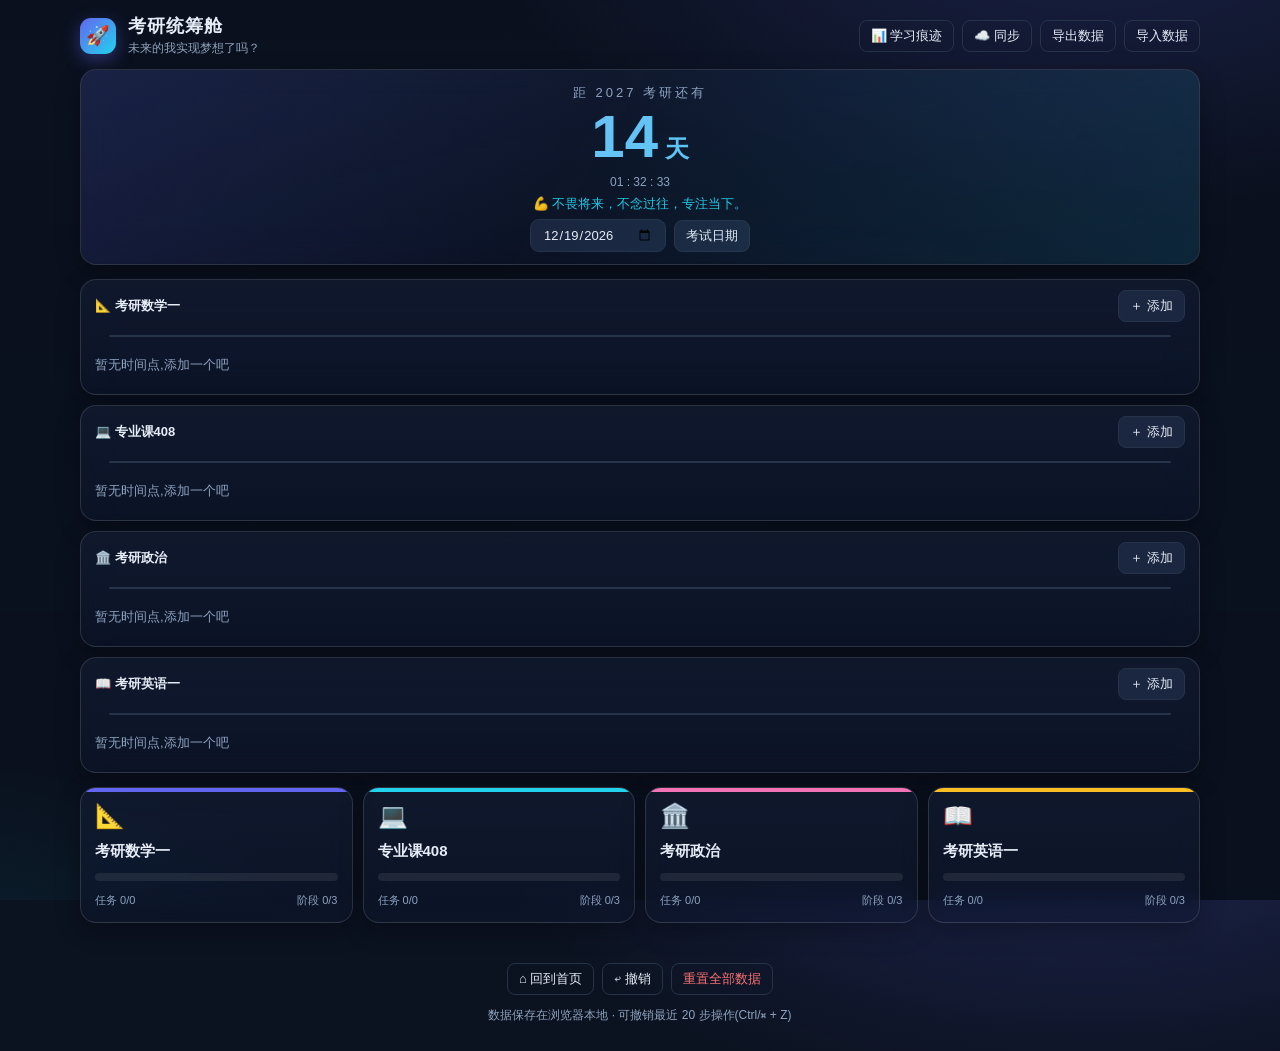
<file: index.html>
<!DOCTYPE html>
<html lang="zh-CN">
<head>
<meta charset="UTF-8">
<meta name="viewport" content="width=device-width, initial-scale=1.0">
<title>考研统筹舱 · 向未来出发</title>
<style>
  :root {
    --bg: #0b1220;
    --panel: #141d30;
    --panel-2: #1b2740;
    --line: #263449;
    --text: #e6edf7;
    --muted: #8ea3bf;
    --accent: #6366f1;
    --accent-2: #22d3ee;
    --good: #34d399;
    --warn: #fbbf24;
    --danger: #f87171;
    --radius: 16px;
    --shadow: 0 10px 30px rgba(0,0,0,.35);
  }
  * { box-sizing: border-box; margin: 0; padding: 0; }
  html, body { height: 100%; }
  body {
    font-family: -apple-system, BlinkMacSystemFont, "PingFang SC", "Hiragino Sans GB", "Microsoft YaHei", sans-serif;
    background:
      radial-gradient(1000px 500px at 85% -10%, rgba(99,102,241,.22), transparent 60%),
      radial-gradient(800px 400px at -10% 110%, rgba(34,211,238,.14), transparent 60%),
      var(--bg);
    color: var(--text);
    min-height: 100vh;
  }
  .bg-video {
    position: fixed; inset: 0; width: 100%; height: 100%;
    object-fit: cover; z-index: 0; pointer-events: none;
  }
  .bg-overlay {
    position: fixed; inset: 0; z-index: 1; pointer-events: none;
    background: linear-gradient(180deg, rgba(8,12,24,.28) 0%, rgba(8,12,24,.40) 55%, rgba(8,12,24,.55) 100%);
    opacity: .5;
    transition: opacity .35s ease;
  }
  body:hover .bg-overlay {
    opacity: 1;
  }
  @media (hover: none) {
    .bg-overlay { opacity: 1; }
  }
  .wrap { max-width: 1160px; margin: 0 auto; padding: 14px 20px 24px; }
  .wrap, .toast { position: relative; z-index: 2; }

  header.top { display: flex; align-items: center; justify-content: space-between; gap: 12px; margin-bottom: 12px; flex-wrap: wrap; }
  .brand { display: flex; align-items: center; gap: 12px; }
  .brand .logo {
    width: 36px; height: 36px; border-radius: 11px; flex: none;
    background: linear-gradient(135deg, var(--accent), var(--accent-2));
    display: flex; align-items: center; justify-content: center; font-size: 19px;
    box-shadow: 0 6px 18px rgba(99,102,241,.4);
  }
  .brand h1 { font-size: 18px; font-weight: 700; letter-spacing: 1px; }
  .brand p { font-size: 12px; color: var(--muted); margin-top: 2px; }
  .top-actions { display: flex; gap: 8px; }

  .btn {
    appearance: none; border: 1px solid var(--line); background: var(--panel-2); color: var(--text);
    padding: 9px 16px; border-radius: 10px; font-size: 14px; cursor: pointer; transition: .18s;
    font-family: inherit;
  }
  .btn:hover { border-color: var(--accent); transform: translateY(-1px); }
  .btn.primary { background: linear-gradient(135deg, var(--accent), #4f46e5); border: none; box-shadow: 0 6px 16px rgba(99,102,241,.35); }
  .btn.primary:hover { filter: brightness(1.1); }
  .btn.ghost { background: transparent; }
  .btn.small { padding: 6px 11px; font-size: 13px; border-radius: 8px; }
  .btn.danger { color: var(--danger); }
  .btn:disabled { opacity: .45; cursor: not-allowed; transform: none; }

  .card {
    background: linear-gradient(180deg, rgba(24,34,58,.50), rgba(16,24,44,.40));
    border: 1px solid rgba(255,255,255,.13); border-radius: var(--radius);
    box-shadow: 0 8px 24px rgba(0,0,0,.28); padding: 18px;
    backdrop-filter: blur(14px) saturate(1.3);
    -webkit-backdrop-filter: blur(14px) saturate(1.3);
  }
  .card h2 { font-size: 16px; margin-bottom: 14px; display: flex; align-items: center; gap: 8px; }
  .card h2 .dot { width: 8px; height: 8px; border-radius: 50%; background: var(--accent); box-shadow: 0 0 10px var(--accent); }

  /* 倒计时 */
  .countdown { text-align: center; padding: 14px 22px 12px; position: relative; overflow: hidden; }
  .countdown::before {
    content: ""; position: absolute; inset: 0;
    background: linear-gradient(120deg, rgba(99,102,241,.12), transparent 45%, rgba(34,211,238,.1));
    pointer-events: none;
  }
  .countdown .label { color: var(--muted); font-size: 13px; letter-spacing: 3px; }
  .countdown .big { font-size: clamp(38px, 6vw, 60px); font-weight: 800; line-height: 1.15;
    background: linear-gradient(120deg, #a5b4fc, var(--accent-2)); -webkit-background-clip: text; background-clip: text; color: transparent;
    font-variant-numeric: tabular-nums;
  }
  .countdown .big small { font-size: .4em; font-weight: 600; }
  .countdown .detail { margin-top: 4px; font-size: 12px; color: var(--muted); }
  .countdown .quote { margin-top: 6px; font-size: 13px; color: var(--accent-2); opacity: .95; }
  .countdown .date-edit { margin-top: 6px; display: inline-flex; gap: 8px; align-items: center; }
  .countdown input[type=date] {
    background: var(--panel-2); border: 1px solid var(--line); color: var(--text);
    padding: 7px 12px; border-radius: 9px; font-size: 13px; font-family: inherit;
  }

  /* 首页科目卡片 */
  .subject-strip { display: grid; grid-template-columns: repeat(4, 1fr); gap: 10px; margin-top: 14px; }
  @media (max-width: 980px) { .subject-strip { grid-template-columns: repeat(2, 1fr); } }
  @media (max-width: 560px) { .subject-strip { grid-template-columns: 1fr; } }
  .subject-card {
    position: relative; border-radius: var(--radius); padding: 14px; cursor: pointer; overflow: hidden;
    background: linear-gradient(180deg, rgba(24,34,58,.50), rgba(16,24,44,.40));
    border: 1px solid rgba(255,255,255,.13); box-shadow: 0 8px 24px rgba(0,0,0,.28);
    backdrop-filter: blur(14px) saturate(1.3);
    -webkit-backdrop-filter: blur(14px) saturate(1.3);
    transition: .2s; display: flex; flex-direction: column; gap: 12px;
  }
  .subject-card::before { content: ""; position: absolute; top: 0; left: 0; right: 0; height: 4px; background: var(--sc, var(--accent)); }
  .subject-card:hover { transform: translateY(-4px); border-color: var(--sc, var(--accent)); box-shadow: 0 16px 34px rgba(0,0,0,.45); }
  .subject-card .icon { font-size: 24px; }
  .subject-card .name { font-size: 15px; font-weight: 700; }
  .subject-card .meta { font-size: 11px; color: var(--muted); display: flex; justify-content: space-between; }
  .subject-card .go { margin-top: auto; font-size: 12px; color: var(--sc, var(--accent)); display: flex; align-items: center; gap: 4px; }
  .bar { height: 8px; background: rgba(255,255,255,.08); border-radius: 99px; overflow: hidden; }
  .bar i { display: block; height: 100%; width: 0; border-radius: 99px; background: linear-gradient(90deg, var(--sc, var(--accent)), var(--accent-2)); transition: width .4s; }

  /* 科目页 */
  .sub-header { display: flex; align-items: center; gap: 14px; margin-bottom: 20px; flex-wrap: wrap; }
  .sub-header .back { font-size: 15px; color: var(--muted); cursor: pointer; text-decoration: none; display: flex; align-items: center; gap: 4px; }
  .sub-header .back:hover { color: var(--text); }
  .sub-header h2 { font-size: 22px; font-weight: 800; display: flex; align-items: center; gap: 10px; }
  .sub-header h2 span { width: 38px; height: 38px; border-radius: 11px; background: var(--sc, var(--accent)); display: flex; align-items: center; justify-content: center; font-size: 20px; }
  .tools { display: flex; gap: 10px; flex-wrap: wrap; }
  .tool-link {
    display: inline-flex; align-items: center; gap: 7px; text-decoration: none; color: var(--text);
    background: var(--panel-2); border: 1px solid var(--line); padding: 10px 16px; border-radius: 11px; font-size: 14px; transition: .18s;
  }
  .tool-link:hover { border-color: var(--sc, var(--accent)); transform: translateY(-2px); box-shadow: 0 8px 20px rgba(0,0,0,.3); }
  .tool-link .arr { color: var(--sc, var(--accent)); }
  .no-tools { color: var(--muted); font-size: 13px; background: rgba(255,255,255,.04); border: 1px dashed var(--line); border-radius: 11px; padding: 12px 16px; }

  .grid-2 { display: grid; grid-template-columns: 1fr 1fr; gap: 16px; margin-top: 16px; }
  @media (max-width: 780px) { .grid-2 { grid-template-columns: 1fr; } }

  /* 计时器 */
  .timer-wrap { display: flex; flex-direction: column; align-items: center; gap: 14px; }
  .ring { position: relative; width: 200px; height: 200px; }
  .ring svg { transform: rotate(-90deg); }
  .ring .ring-bg { stroke: rgba(255,255,255,.08); }
  .ring .ring-fg { stroke: url(#grad); stroke-linecap: round; transition: stroke-dashoffset .3s linear; }
  .ring .time {
    position: absolute; inset: 0; display: flex; flex-direction: column; align-items: center; justify-content: center;
    font-size: 40px; font-weight: 800; font-variant-numeric: tabular-nums;
  }
  .ring .time small { font-size: 12px; color: var(--muted); font-weight: 500; }
  .timer-presets { display: flex; gap: 8px; flex-wrap: wrap; justify-content: center; }
  .timer-presets .btn.active { background: var(--accent); border-color: transparent; }
  .timer-ctrl { display: flex; gap: 10px; align-items: center; flex-wrap: wrap; justify-content: center; }
  .timer-custom { display: flex; gap: 8px; align-items: center; }
  .timer-custom input { width: 68px; background: var(--panel-2); border: 1px solid var(--line); color: var(--text); padding: 8px 10px; border-radius: 9px; font-size: 14px; font-family: inherit; }
  .timer-status { font-size: 13px; color: var(--muted); }
  .today-focus { text-align: center; margin-top: 6px; font-size: 13px; }
  .today-focus b { color: var(--accent-2); font-size: 18px; }
  .modal-mask {
    position: fixed; inset: 0; z-index: 50; background: rgba(8,12,24,.66);
    display: none; align-items: center; justify-content: center; padding: 20px;
  }
  .modal-mask.show { display: flex; }
  .modal-box {
    background: var(--panel-2); border: 1px solid var(--line); border-radius: 16px;
    box-shadow: var(--shadow); padding: 24px; width: 100%; max-width: 380px;
  }
  .modal-box h3 { font-size: 17px; margin-bottom: 6px; }
  .modal-box p { font-size: 13px; color: var(--muted); margin-bottom: 14px; }
  .modal-box select {
    width: 100%; background: var(--panel); border: 1px solid var(--line); color: var(--text);
    padding: 10px 12px; border-radius: 10px; font-size: 14px; font-family: inherit; margin-bottom: 16px;
  }
  .task-pick-list { max-height: 220px; overflow-y: auto; margin-bottom: 14px; display: flex; flex-direction: column; gap: 6px; }
  .task-pick-row { display: flex; align-items: center; gap: 8px; background: var(--panel); border: 1px solid var(--line); border-radius: 9px; padding: 8px 10px; cursor: pointer; font-size: 13px; }
  .task-pick-row.sel { border-color: var(--accent); box-shadow: 0 0 0 1px var(--accent); }
  .task-pick-row .pick-name { flex: 1; word-break: break-all; }
  .pick-del { border: none; background: none; color: var(--danger); cursor: pointer; font-size: 16px; padding: 0 6px; border-radius: 6px; line-height: 1.4; }
  .pick-del:hover { background: rgba(248,113,113,.15); }
  .modal-box input[type=text], .modal-box input[type=number], .modal-box input[type=date] {
    width: 100%; background: var(--panel); border: 1px solid var(--line); color: var(--text);
    padding: 10px 12px; border-radius: 10px; font-size: 14px; font-family: inherit;
  }
  .modal-box input + input { margin-top: 10px; }
  .modal-actions { display: flex; gap: 8px; justify-content: flex-end; }
  .task-group { margin-top: 12px; padding-top: 12px; border-top: 1px dashed var(--line); }
  .task-group-head { display: flex; justify-content: space-between; align-items: center; font-size: 13px; margin-bottom: 6px; }
  .task-group-head .tg-name { font-weight: 700; }
  .task-group-head .tg-count { color: var(--muted); font-size: 12px; }
  .tg-bar { height: 6px; margin-bottom: 8px; }
  .stage select.task-stage-pick {
    background: var(--panel-2); border: 1px solid var(--line); color: var(--text);
    padding: 5px 6px; border-radius: 8px; font-family: inherit; font-size: 12px; max-width: 112px;
  }
  .stage-add select {
    background: var(--panel-2); border: 1px solid var(--line); color: var(--text);
    padding: 9px 10px; border-radius: 9px; font-family: inherit; font-size: 13px;
  }
  .auto-arch { display: flex; align-items: center; gap: 6px; font-size: 12px; color: var(--muted); margin-bottom: 10px; cursor: pointer; }
  .auto-arch input { accent-color: var(--accent); width: 14px; height: 14px; }
  .archive-toggle {
    margin-top: 4px; cursor: pointer; color: var(--muted); font-size: 12px;
    background: none; border: none; font-family: inherit; padding: 4px 0;
  }
  .archive-toggle:hover { color: var(--text); }
  .archived-list { margin-top: 6px; }
  .archived-list .stage { opacity: .72; }
  .archived-list .stage .stage-title { color: var(--muted); }
  .tree-block { margin-top: 6px; }
  .stage-root { background: rgba(255,255,255,.055); border: 1px solid var(--line); border-radius: 11px; }
  .node-row { background: transparent; border: none; }
  .tgl { border: none; background: none; color: var(--muted); cursor: pointer; font-size: 11px; padding: 2px 4px; width: 20px; flex: none; }
  .tgl:hover { color: var(--text); }
  .focus-edit { border: none; background: none; color: var(--muted); font-size: 12px; cursor: pointer; padding: 2px 4px; border-radius: 6px; }
  .focus-edit:hover { color: var(--accent-2); background: rgba(255,255,255,.07); }
  .tree-children { padding-left: 2px; }
  .legend { display: flex; gap: 8px; font-size: 11px; color: var(--muted); margin-top: 10px; align-items: center; flex-wrap: wrap; }
  .sw { display: inline-block; width: 10px; height: 10px; border-radius: 2px; margin-right: 2px; vertical-align: -1px; }
  .stat-cards { display: grid; grid-template-columns: repeat(auto-fit, minmax(140px, 1fr)); gap: 10px; }
  .stat-card { background: rgba(255,255,255,.05); border: 1px solid var(--line); border-radius: 12px; padding: 12px 14px; }
  .stat-card span { font-size: 12px; color: var(--muted); }
  .stat-card b { display: block; font-size: 21px; margin-top: 4px; color: var(--accent-2); }
  .mark { display: inline-block; width: 9px; height: 9px; border-radius: 50%; margin-right: 7px; flex: none; }
  .mark.green { background: var(--good); box-shadow: 0 0 6px var(--good); }
  .mark.orange { background: var(--warn); box-shadow: 0 0 6px var(--warn); }
  .mark.red { background: var(--danger); box-shadow: 0 0 6px var(--danger); }
  .date-green { color: var(--good); }
  .date-orange { color: var(--warn); }
  .date-red { color: var(--danger); }
  .tl-rows { display: flex; flex-direction: column; gap: 10px; margin-top: 14px; }
  .tl-row { padding: 10px 14px; }
  .tl-row-head { display: flex; justify-content: space-between; align-items: center; margin-bottom: 2px; }
  .tl-row-name { font-size: 13px; font-weight: 700; display: flex; align-items: center; gap: 6px; }
  .timeline { position: relative; padding-top: 22px; display: flex; align-items: stretch; overflow-x: auto; }
  .timeline::before { content: ""; position: absolute; top: 11px; left: 14px; right: 14px; height: 2px; background: var(--line); border-radius: 2px; }
  .tl-node { position: relative; flex: 1 0 72px; min-width: 72px; text-align: center; padding: 0 6px 4px; }
  .tl-node::before {
    content: ""; position: absolute; top: -16px; left: 50%; transform: translateX(-50%); width: 11px; height: 11px;
    border-radius: 50%; background: var(--accent); box-shadow: 0 0 0 3px rgba(99,102,241,.22);
  }
  .tl-node.done::before { background: var(--good); box-shadow: 0 0 0 3px rgba(52,211,153,.22); }
  .tl-node.overdue::before { background: var(--danger); box-shadow: 0 0 0 3px rgba(248,113,113,.22); }
  .tl-node.today::before { background: var(--warn); box-shadow: 0 0 0 3px rgba(251,191,36,.22); }
  .tl-node .tl-title { font-size: 11.5px; display: flex; flex-direction: column; align-items: center; gap: 2px; line-height: 1.3; }
  .tl-node .tl-date { font-size: 10.5px; color: var(--muted); margin-top: 3px; display: flex; flex-direction: column; align-items: center; gap: 2px; }
  .tl-multi { min-width: 132px; flex-basis: auto; }
  .tl-branch { display: flex; flex-direction: column; gap: 4px; text-align: left; }
  .tl-branch .tl-item { border-left: 1.5px dashed var(--line); padding-left: 8px; }
  .tl-branch .tl-item .tl-title { align-items: flex-start; }
  .tl-branch .tl-item .tl-date { align-items: flex-start; }

  /* 进度 */
  .progress-row { display: flex; align-items: center; gap: 14px; margin-bottom: 16px; }
  .progress-row input[type=range] { flex: 1; accent-color: var(--accent); height: 6px; }
  .progress-row output { font-size: 22px; font-weight: 800; min-width: 58px; text-align: right; color: var(--accent-2); }
  textarea, input[type=text] {
    width: 100%; background: var(--panel-2); border: 1px solid var(--line); color: var(--text);
    border-radius: 10px; padding: 10px 12px; font-size: 14px; font-family: inherit; resize: vertical;
  }
  input[type=text] { margin-top: 8px; }
  textarea { min-height: 72px; }
  .saved-hint { font-size: 12px; color: var(--good); opacity: 0; transition: .3s; }
  .saved-hint.show { opacity: 1; }

  /* 阶段目标 */
  .stage { display: flex; align-items: center; gap: 10px; padding: 10px 12px; border-radius: 11px; background: rgba(255,255,255,.04); margin-bottom: 8px; border: 1px solid transparent; }
  .stage:hover { border-color: var(--line); }
  .stage.done .stage-title { text-decoration: line-through; color: var(--muted); }
  .stage input[type=checkbox] { width: 18px; height: 18px; accent-color: var(--good); cursor: pointer; flex: none; }
  .stage .stage-title { flex: 1; font-size: 14px; }
  .stage .stage-date { font-size: 12px; color: var(--muted); }
  .stage .del { color: var(--muted); cursor: pointer; font-size: 15px; border: none; background: none; padding: 2px 6px; border-radius: 6px; }
  .stage .del:hover { color: var(--danger); background: rgba(248,113,113,.12); }
  .stage-add { display: flex; gap: 8px; margin-top: 12px; flex-wrap: wrap; }
  .stage-add input { flex: 1; min-width: 120px; margin-top: 0; }
  .stage-add input[type=date] { width: auto; background: var(--panel-2); border: 1px solid var(--line); color: var(--text); padding: 9px 12px; border-radius: 9px; font-family: inherit; font-size: 13px; }
  .empty-tip { color: var(--muted); font-size: 13px; padding: 10px 0; }

  footer { margin-top: 40px; text-align: center; color: var(--muted); font-size: 12px; line-height: 1.8; }
  footer .actions { display: flex; gap: 8px; justify-content: center; margin-bottom: 10px; flex-wrap: wrap; }

  .toast {
    position: fixed; bottom: 28px; left: 50%; transform: translateX(-50%) translateY(20px);
    background: var(--panel-2); border: 1px solid var(--line); color: var(--text);
    padding: 11px 20px; border-radius: 12px; font-size: 14px; box-shadow: var(--shadow);
    opacity: 0; pointer-events: none; transition: .25s; z-index: 99;
  }
  .toast.show { opacity: 1; transform: translateX(-50%) translateY(0); }
  .hidden { display: none !important; }
  .hide { display: none !important; }
</style>
</head>
<body>
<video class="bg-video" src="assets/background.mp4" autoplay muted loop playsinline preload="auto" aria-hidden="true"></video>
<div class="bg-overlay"></div>
<div class="wrap">
  <header class="top">
    <div class="brand">
      <div class="logo">🚀</div>
      <div>
        <h1>考研统筹舱</h1>
        <p>未来的我实现梦想了吗？</p>
      </div>
    </div>
    <div class="top-actions">
      <button class="btn ghost small" onclick="location.hash='#/stats'">📊 学习痕迹</button>
      <button class="btn ghost small" onclick="openSyncModal()">☁️ 同步</button>
      <button class="btn ghost small" onclick="exportData()">导出数据</button>
      <button class="btn ghost small" onclick="document.getElementById('importFile').click()">导入数据</button>
      <input type="file" id="importFile" accept="application/json" class="hidden" onchange="importData(event)">
    </div>
  </header>

  <main id="view"></main>

  <footer>
    <div class="actions">
      <button class="btn ghost small" onclick="goHome()">⌂ 回到首页</button>
      <button class="btn ghost small" onclick="undo()">↩ 撤销</button>
      <button class="btn ghost small danger" onclick="if(confirm('确定清空所有记录数据吗？可用「撤销」恢复。')) resetAll()">重置全部数据</button>
    </div>
    数据保存在浏览器本地 · 可撤销最近 20 步操作(Ctrl/⌘ + Z)
  </footer>
</div>

<div class="toast" id="toast"></div>

<div class="modal-mask" id="taskModal">
  <div class="modal-box">
    <h3>🎉 专注完成!</h3>
    <p id="taskModalText">这次专注要记录到哪个任务?</p>
    <div class="task-pick-list" id="taskPickList"></div>
    <div class="modal-actions">
      <button class="btn ghost small" onclick="taskModalCancel()">不记录</button>
      <button class="btn primary small" onclick="taskModalConfirm()">记录</button>
    </div>
  </div>
</div>

<div class="modal-mask" id="editModal">
  <div class="modal-box">
    <h3 id="editModalTitle">编辑</h3>
    <input type="text" id="editName" placeholder="名称">
    <input type="date" id="editDate" style="display:none">
    <input type="number" id="editMin" min="0" placeholder="计划分钟" style="display:none">
    <input type="number" id="editFocus" min="0" placeholder="已专注分钟" style="display:none">
    <div class="modal-actions" style="margin-top:18px">
      <button class="btn ghost small" onclick="editCancel()">取消</button>
      <button class="btn primary small" onclick="editSave()">保存</button>
    </div>
  </div>
</div>

<div class="modal-mask" id="taskAddModal">
  <div class="modal-box">
    <h3>添加任务</h3>
    <input type="text" id="taName" placeholder="任务名称,如:极限计算练习">
    <input type="number" id="taMin" min="1" placeholder="计划分钟" style="margin-top:10px">
    <div style="font-size:12px;color:var(--muted);margin:14px 0 4px">所属阶段</div>
    <select id="taStage" onchange="taStageChanged()"></select>
    <div style="font-size:12px;color:var(--muted);margin:10px 0 4px">大类(内容)</div>
    <select id="taBig" onchange="taBigChanged()"></select>
    <div style="font-size:12px;color:var(--muted);margin:10px 0 4px">小类(子内容,可不选)</div>
    <select id="taSmall"></select>
    <div class="modal-actions" style="margin-top:18px">
      <button class="btn ghost small" onclick="closeTaskAdd()">取消</button>
      <button class="btn primary small" onclick="saveTaskAdd()">保存</button>
    </div>
  </div>
</div>

<div class="modal-mask" id="syncModal">
  <div class="modal-box">
    <h3>☁️ GitHub 云端同步</h3>
    <p style="font-size:12px;color:var(--muted);margin-bottom:10px">
      进度保存在仓库 <code>data/kaoyan-plan.json</code>,任何设备打开本页都能同步。
      令牌只存本机浏览器,建议只授权 <code>baishenwukong1/future</code> 这一个仓库的 Contents 读写权限。
    </p>
    <input type="password" id="syncToken" placeholder="GitHub 令牌(fine-grained PAT)" style="margin-bottom:8px">
    <p id="syncStatus" style="font-size:12px;color:var(--muted);margin-bottom:8px;min-height:16px"></p>
    <div class="modal-actions" style="flex-wrap:wrap">
      <button class="btn ghost small" onclick="saveSyncToken()">保存令牌</button>
      <button class="btn ghost small" onclick="syncPush()">⬆ 推送到云端</button>
      <button class="btn primary small" onclick="syncPull()">⬇ 从云端拉取</button>
      <button class="btn ghost small" onclick="closeSyncModal()">关闭</button>
    </div>
  </div>
</div>

<svg width="0" height="0" style="position:absolute">
  <defs>
    <linearGradient id="grad" x1="0%" y1="0%" x2="100%" y2="100%">
      <stop offset="0%" stop-color="#6366f1"/>
      <stop offset="100%" stop-color="#22d3ee"/>
    </linearGradient>
  </defs>
</svg>

<script>
const LS_KEY = "kaoyan_plan_v1";
const EXAM_DEFAULT = "2026-12-19";
const SUBJECTS = {
  math: {
    id: "math", name: "考研数学一", short: "数学", icon: "📐", color: "#6366f1",
    tools: [
      { name: "函数全掌握 · 学习工具", url: "考研数学一/函数图像学习/index.html" }
    ]
  },
  cs: {
    id: "cs", name: "专业课408", short: "408", icon: "💻", color: "#22d3ee",
    tools: []
  },
  politics: {
    id: "politics", name: "考研政治", short: "政治", icon: "🏛️", color: "#f472b6",
    tools: []
  },
  english: {
    id: "english", name: "考研英语一", short: "英语", icon: "📖", color: "#fbbf24",
    tools: [
      { name: "词根记忆卡片", url: "考研英语一/词根记忆卡片/index.html" },
      { name: "知识库 · DeepSeek 对话整理", url: "考研英语一/知识库/index.html" }
    ]
  }
};
const QUOTES = [
  "每一天的努力，都是在为未来的自己铺路。",
  "考研是一场修行，坚持到最后的人，运气都不会太差。",
  "现在的每一分钟，都算数。",
  "不要怕走得慢，只怕停下来。",
  "星光不问赶路人，时光不负有心人。",
  "你背过的每一个单词，都在悄悄为你加分。",
  "别让「明天再说」成为你最大的对手。",
  "上岸的路，是自己一步步走出来的。",
  "把书读进去，把心静下来。",
  "今天多学一点，考场就多一分底气。",
  "所有的优秀，都是长期主义的胜利。",
  "认真的人，自带光芒。",
  "你现在流下的汗水，会成为录取通知书上的墨迹。",
  "坚持不是永不动摇，而是犹豫着、退缩着、心猿意马着，但还在往前走。",
  "奋斗的青春最美丽，拼搏的考研最无悔。",
  "与其焦虑未来，不如做好今天。",
  "每多掌握一个知识点，就离梦想更近一步。",
  "天道酬勤，功不唐捐。",
  "最怕你一生碌碌无为，还安慰自己平凡可贵。",
  "现在的你，正在为未来的自己点赞。",
  "读书，是世界上门槛最低的高贵。",
  "今天的学习，是明天自信的底气。",
  "半山腰太挤，我们要去山顶看看。",
  "越努力，越幸运。",
  "忍住寂寞，才配得上繁华。",
  "你的坚持，终将美好。",
  "没有白费的努力，也没有碰巧的成功。",
  "静水流深，厚积薄发。",
  "再坚持一下，终点就在前方。",
  "把简单的事做好，就是不简单。",
  "行动是治愈焦虑的良药。",
  "将来的你，一定会感谢现在拼命的自己。",
  "书山有路勤为径，学海无涯苦作舟。",
  "每一次想放弃的时候，都是蜕变的前奏。",
  "乾坤未定，你我皆是黑马。",
  "心中有光，脚下有路。",
  "自律给我自由，努力给我未来。",
  "不畏将来，不念过往，专注当下。",
  "成功的路上并不拥挤，因为坚持的人不多。",
  "今天要比昨天更努力一点点。",
  "扛得住压力，才配得上梦想。",
  "考得上！来得及！你可以！",
  "人生没有白走的路，每一步都算数。",
  "磨刀不误砍柴工，基础打牢万事通。",
  "你只管努力，剩下的交给时间。",
  "梦想不会发光，发光的是追梦的你。",
  "日夜兼程，终抵彼岸。",
  "学习贵在坚持，成在积累。",
  "心有猛虎，细嗅蔷薇。",
  "愿你所求皆如愿，所行化坦途。",
  "用今天的汗水，换明天的从容。",
  "道阻且长，行则将至。",
  "再长的路，一步步也能走完。",
  "专注，是最高级的自律。",
  "你在三四月做的事，八九月自有答案。",
  "全力以赴，不留遗憾。",
  "熬过无人问津的日子，才有诗和远方。",
  "只要不放弃，你就还没有输。",
  "加油！准研究生！",
  "每一天都是一个新的开始，珍惜当下，把握今天。"
];
function dailyQuote() {
  const now = new Date();
  const start = new Date(now.getFullYear(), 0, 1);
  const doy = Math.floor((now - start) / 86400000);
  return QUOTES[doy % QUOTES.length];
}

let data = load();
let lastSaved = null;
let undoStack = [];
const UNDO_MAX = 20;
lastSaved = JSON.stringify(data);

/* ---------- 数据 ---------- */
function uid() { return Date.now().toString(36) + Math.random().toString(36).slice(2, 7); }
function fmtDate(d) {
  const pad = n => String(n).padStart(2, "0");
  return d.getFullYear() + "-" + pad(d.getMonth() + 1) + "-" + pad(d.getDate());
}
function today() { return fmtDate(new Date()); }
function defaultStages() {
  return [
    { id: uid(), title: "基础阶段", targetDate: "", done: false, tree: [] },
    { id: uid(), title: "强化阶段", targetDate: "", done: false, tree: [] },
    { id: uid(), title: "冲刺阶段", targetDate: "", done: false, tree: [] }
  ];
}
function defaultData() {
  return {
    examDate: EXAM_DEFAULT,
    subjects: {},
    focusLogs: []
  };
}
function freshData() {
  const d = defaultData();
  for (const k of Object.keys(SUBJECTS)) {
    d.subjects[k] = { progress: 0, note: "", updated: "", stages: defaultStages(), tasks: [], autoArchive: true, milestones: [] };
  }
  return d;
}
function load() {
  try {
    const raw = localStorage.getItem(LS_KEY);
    if (!raw) return freshData();
    const d = JSON.parse(raw);
    const merged = freshData();
    for (const k of Object.keys(SUBJECTS)) {
      if (d.subjects && d.subjects[k]) {
        merged.subjects[k] = Object.assign(merged.subjects[k], d.subjects[k]);
        if (!Array.isArray(merged.subjects[k].stages)) merged.subjects[k].stages = defaultStages();
        merged.subjects[k].stages.forEach(s => { if (!Array.isArray(s.tree)) s.tree = []; });
        if (!Array.isArray(merged.subjects[k].tasks)) merged.subjects[k].tasks = [];
        if (!Array.isArray(merged.subjects[k].milestones)) merged.subjects[k].milestones = [];
        if (typeof merged.subjects[k].autoArchive !== "boolean") merged.subjects[k].autoArchive = true;
      }
    }
    if (d.examDate) merged.examDate = d.examDate;
    if (Array.isArray(d.focusLogs)) merged.focusLogs = d.focusLogs;
    return merged;
  } catch (e) {
    return freshData();
  }
}
function save() {
  const next = JSON.stringify(data);
  if (lastSaved !== null && lastSaved !== next) {
    undoStack.push(lastSaved);
    if (undoStack.length > UNDO_MAX) undoStack.shift();
  }
  lastSaved = next;
  localStorage.setItem(LS_KEY, next);
}
function undo() {
  if (!undoStack.length) { toast("没有可撤销的操作"); return; }
  const prev = undoStack.pop();
  try {
    data = JSON.parse(prev);
  } catch (e) {
    toast("撤销失败");
    return;
  }
  lastSaved = prev;
  localStorage.setItem(LS_KEY, prev);
  render();
  toast("已撤销上一步");
}
function toast(msg) {
  const t = document.getElementById("toast");
  t.textContent = msg;
  t.classList.add("show");
  clearTimeout(t._timer);
  t._timer = setTimeout(() => t.classList.remove("show"), 2200);
}
function resetAll() {
  data = freshData();
  save();
  render();
  toast("已重置全部数据");
}
function exportData() {
  const blob = new Blob([JSON.stringify(data, null, 2)], { type: "application/json" });
  const a = document.createElement("a");
  a.href = URL.createObjectURL(blob);
  a.download = "考研统筹数据-" + today() + ".json";
  a.click();
  URL.revokeObjectURL(a.href);
  toast("已导出数据文件");
}
function importData(ev) {
  const f = ev.target.files[0];
  if (!f) return;
  const reader = new FileReader();
  reader.onload = () => {
    try {
      const d = JSON.parse(reader.result);
      if (!d.subjects) throw new Error("bad");
      const merged = freshData();
      for (const k of Object.keys(SUBJECTS)) {
        if (d.subjects[k]) merged.subjects[k] = Object.assign(merged.subjects[k], d.subjects[k]);
      }
      if (d.examDate) merged.examDate = d.examDate;
      if (Array.isArray(d.focusLogs)) merged.focusLogs = d.focusLogs;
      data = merged;
      save();
      render();
      toast("导入成功");
    } catch (e) {
      toast("文件格式不正确，导入失败");
    }
  };
  reader.readAsText(f);
  ev.target.value = "";
}

/* ---------- GitHub 云端同步 ---------- */
const SYNC_PATH = "data/kaoyan-plan.json";
const SYNC_API = "https://api.github.com/repos/baishenwukong1/future/contents/" + SYNC_PATH;
const SYNC_RAW = "https://raw.githubusercontent.com/baishenwukong1/future/main/" + SYNC_PATH;
function syncToken() { return localStorage.getItem("ky_sync_token") || ""; }
function b64u8(str) {
  const bytes = new TextEncoder().encode(str);
  let bin = "";
  bytes.forEach(b => bin += String.fromCharCode(b));
  return btoa(bin);
}
function openSyncModal() {
  document.getElementById("syncToken").value = syncToken();
  document.getElementById("syncStatus").textContent = "";
  document.getElementById("syncModal").classList.add("show");
}
function closeSyncModal() {
  document.getElementById("syncModal").classList.remove("show");
}
function saveSyncToken() {
  const tk = document.getElementById("syncToken").value.trim();
  if (!tk) { toast("请输入令牌"); return; }
  localStorage.setItem("ky_sync_token", tk);
  document.getElementById("syncStatus").textContent = "✅ 令牌已保存到本机";
  toast("令牌已保存");
}
function syncPush() {
  const tk = syncToken();
  const status = document.getElementById("syncStatus");
  if (!tk) { status.textContent = "请先粘贴并保存 GitHub 令牌"; return; }
  status.textContent = "正在推送…";
  fetch(SYNC_API, { headers: { Authorization: "Bearer " + tk, Accept: "application/vnd.github+json" } })
    .then(r => r.ok ? r.json() : (r.status === 404 ? null : Promise.reject(r.status)))
    .then(existing => {
      const body = {
        message: "统筹舱进度同步 " + new Date().toISOString(),
        content: b64u8(JSON.stringify(data, null, 1))
      };
      if (existing && existing.sha) body.sha = existing.sha;
      return fetch(SYNC_API, {
        method: "PUT",
        headers: { Authorization: "Bearer " + tk, Accept: "application/vnd.github+json", "Content-Type": "application/json" },
        body: JSON.stringify(body)
      });
    })
    .then(r => { if (!r.ok) throw r.status; return r.json(); })
    .then(() => {
      status.textContent = "✅ 已推送到云端(" + new Date().toLocaleString() + ")";
      toast("已推送到云端");
    })
    .catch(e => { status.textContent = "推送失败(错误 " + e + "),请检查令牌与仓库权限"; });
}
function syncPull() {
  const status = document.getElementById("syncStatus");
  status.textContent = "正在拉取…";
  fetch(SYNC_RAW)
    .then(r => { if (!r.ok) throw r.status; return r.json(); })
    .then(d => {
      if (!d || !d.subjects) throw "format";
      if (!confirm("将从云端覆盖本地数据,确定吗?")) { status.textContent = "已取消"; return; }
      const merged = freshData();
      for (const k of Object.keys(SUBJECTS)) {
        if (d.subjects[k]) merged.subjects[k] = Object.assign(merged.subjects[k], d.subjects[k]);
      }
      if (d.examDate) merged.examDate = d.examDate;
      if (Array.isArray(d.focusLogs)) merged.focusLogs = d.focusLogs;
      data = merged;
      save();
      render();
      status.textContent = "✅ 已从云端恢复";
      toast("已从云端恢复");
    })
    .catch(e => { status.textContent = "拉取失败(错误 " + e + "),云端可能还没有数据"; });
}

/* ---------- 倒计时 ---------- */
function countdownHTML() {
  const target = new Date(data.examDate + "T00:00:00");
  const now = new Date();
  let diff = Math.floor((target - now) / 1000);
  if (diff < 0) diff = 0;
  const days = Math.floor(diff / 86400);
  const hours = Math.floor((diff % 86400) / 3600);
  const mins = Math.floor((diff % 3600) / 60);
  const secs = diff % 60;
  const pad = n => String(n).padStart(2, "0");
  return `
    <div class="card countdown">
      <div class="label">距 2027 考研还有</div>
      <div class="big">${days}<small> 天</small></div>
      <div class="detail">${pad(hours)} : ${pad(mins)} : ${pad(secs)}</div>
      <div class="quote">💪 ${esc(dailyQuote())}</div>
      <div class="date-edit">
        <input type="date" value="${data.examDate}" onchange="setExamDate(this.value)">
        <button class="btn small" onclick="alert('默认考试日期为 2026-12-19(2027 考研初试预计时间),可在日期框里修改。')">考试日期</button>
      </div>
    </div>`;
}
function setExamDate(v) {
  if (!v) return;
  data.examDate = v;
  save();
  render();
  toast("考试日期已更新");
}

/* ---------- 首页 ---------- */
function cardHTML(k) {
  const s = SUBJECTS[k];
  const sub = data.subjects[k];
  const done = sub.stages.filter(x => x.done).length;
  const st = taskStats(sub);
  return `
    <div class="subject-card" style="--sc:${s.color}" onclick="location.hash='#/${k}'">
      <div class="icon">${s.icon}</div>
      <div class="name">${s.name}</div>
      <div class="bar"><i style="width:${st.pct}%; background:linear-gradient(90deg,${s.color},var(--accent-2))"></i></div>
      <div class="meta">
        <span>任务 ${st.done}/${st.total}</span>
        <span>阶段 ${done}/${sub.stages.length}</span>
      </div>
    </div>`;
}
function dashboardHTML() {
  return `
    ${countdownHTML()}
    <div class="tl-rows">
      ${Object.keys(SUBJECTS).map(timelineRowHTML).join("")}
    </div>
    <div class="subject-strip">
      ${Object.keys(SUBJECTS).map(cardHTML).join("")}
    </div>`;
}
function timelineRowHTML(k) {
  const s = SUBJECTS[k];
  return `
    <div class="card tl-row">
      <div class="tl-row-head">
        <span class="tl-row-name">${s.icon} ${s.name}</span>
        <button class="btn small" onclick="openMilestoneAdd('${k}')">＋ 添加</button>
      </div>
      ${timelineHTML(k)}
    </div>`;
}
function timelineHTML(k) {
  const sub = data.subjects[k];
  const nodes = [];
  sub.stages.forEach(s => { if (s.targetDate) nodes.push({ id: s.id, name: s.title, date: s.targetDate, done: !!s.done, kind: "stage" }); });
  sub.milestones.forEach(m => nodes.push({ id: m.id, name: m.name, date: m.date, done: false, kind: "ms" }));
  nodes.sort((a, b) => (a.date < b.date ? -1 : a.date > b.date ? 1 : 0));
  const groups = [];
  const byDate = {};
  nodes.forEach(n => {
    if (!byDate[n.date]) { byDate[n.date] = { date: n.date, items: [] }; groups.push(byDate[n.date]); }
    byDate[n.date].items.push(n);
  });
  return `
    <div class="timeline">
      ${groups.length === 0 ? `<div class="empty-tip">暂无时间点,添加一个吧</div>` : groups.map(g => tlGroupHTML(k, g)).join("")}
    </div>`;
}
function tlGroupHTML(k, g) {
  const st = tlGroupState(g.items);
  const multi = g.items.length > 1;
  return `
    <div class="tl-node ${st.cls} ${multi ? "tl-multi" : ""}">
      ${multi
        ? `<div class="tl-branch">${g.items.map(n => tlItemHTML(k, n, g.date)).join("")}</div>`
        : tlItemHTML(k, g.items[0], g.date)}
    </div>`;
}
function tlItemHTML(k, n, date) {
  const st = tlState(n);
  return `
    <div class="tl-item">
      <div class="tl-title">${n.kind === "stage" ? "📁" : "📌"} ${esc(n.name)} ${n.done ? `<span class="date-green">✓ 已完成</span>` : ""}</div>
      <div class="tl-date">
        <span>${date} · ${st.text}</span>
        ${n.kind === "ms" ? `
          <button class="del" style="color:var(--accent-2)" onclick="openMilestoneEdit('${k}','${n.id}')" title="编辑">✏️</button>
          <button class="del" onclick="deleteMilestone('${k}','${n.id}')" title="删除">✕</button>` : ""}
      </div>
    </div>`;
}
function tlGroupState(items) {
  if (items.every(n => n.done)) return { cls: "done" };
  if (items.some(n => !n.done && n.date < today())) return { cls: "overdue" };
  if (items.some(n => n.date === today())) return { cls: "today" };
  return { cls: "" };
}
function tlState(n) {
  if (n.done) return { cls: "done", text: "已完成" };
  const t = today();
  if (n.date === t) return { cls: "today", text: "就是今天" };
  if (n.date < t) {
    const days = Math.round((new Date(t) - new Date(n.date)) / 86400000);
    return { cls: "overdue", text: "已逾期 " + days + " 天" };
  }
  const days = Math.round((new Date(n.date) - new Date(t)) / 86400000);
  return { cls: "", text: "还有 " + days + " 天" };
}
function deleteMilestone(k, id) {
  data.subjects[k].milestones = data.subjects[k].milestones.filter(m => m.id !== id);
  save();
  render();
  toast("已删除时间点");
}
function openMilestoneEdit(k, id) {
  const m = data.subjects[k].milestones.find(x => x.id === id);
  if (!m) return;
  editSubject = k; editType = "milestone"; editId = id;
  document.getElementById("editModalTitle").textContent = "编辑时间点";
  document.getElementById("editName").value = m.name;
  document.getElementById("editDate").value = m.date;
  document.getElementById("editDate").style.display = "";
  document.getElementById("editMin").style.display = "none";
  document.getElementById("editFocus").style.display = "none";
  document.getElementById("editModal").classList.add("show");
}
function openMilestoneAdd(k) {
  editSubject = k; editType = "milestone-new"; editId = null;
  document.getElementById("editModalTitle").textContent = "添加时间点";
  document.getElementById("editName").value = "";
  document.getElementById("editDate").value = "";
  document.getElementById("editDate").style.display = "";
  document.getElementById("editMin").style.display = "none";
  document.getElementById("editFocus").style.display = "none";
  document.getElementById("editModal").classList.add("show");
}
/* ---------- 计时器 ---------- */
const timer = {
  total: 45 * 60,
  remaining: 45 * 60,
  running: false,
  interval: null,
  startedAt: null,
  subject: "math",
  preset: 45
};
function timerHTML(k) {
  const r = Math.PI * 2 * 90;
  const rem = timer.running ? remainingNow() : timer.remaining;
  const frac = timer.total ? rem / timer.total : 0;
  const mm = String(Math.floor(rem / 60)).padStart(2, "0");
  const ss = String(rem % 60).padStart(2, "0");
  const presets = [25, 45, 60, 90];
  return `
    <div class="card">
      <h2><span class="dot"></span>专注计时器</h2>
      <div class="timer-wrap">
        <div class="ring">
          <svg width="200" height="200" viewBox="0 0 200 200">
            <circle class="ring-bg" cx="100" cy="100" r="90" fill="none" stroke-width="10"/>
            <circle class="ring-fg" cx="100" cy="100" r="90" fill="none" stroke-width="10"
              stroke-dasharray="${r}" stroke-dashoffset="${r * (1 - frac)}"/>
          </svg>
          <div class="time"><div>${mm}:${ss}</div><small>${timer.running ? "专注中…" : timer.remaining < timer.total ? "已暂停" : "准备就绪"}</small></div>
        </div>
        <div class="timer-presets">
          ${presets.map(p => `<button class="btn small ${timer.preset === p && timer.remaining === p * 60 ? "active" : ""}" onclick="setPreset(${p})">${p} 分钟</button>`).join("")}
          <span class="timer-custom">
            <input type="number" id="customMin" min="1" max="180" placeholder="自定义">
            <button class="btn small" onclick="setPreset(parseInt(document.getElementById('customMin').value || '0', 10))">设定</button>
          </span>
        </div>
        <div class="timer-ctrl">
          <button class="btn primary" onclick="toggleTimer()">${timer.running ? "⏸ 暂停" : "▶ 开始"}</button>
          <button class="btn" onclick="completeEarly()">✓ 提前完成</button>
          <button class="btn" onclick="resetTimer()">↺ 重置</button>
        </div>
        <div class="today-focus">今日 ${SUBJECTS[k].name} 专注 <b>${subjectToday(k)}</b> 分钟</div>
      </div>
    </div>`;
}
function setPreset(min) {
  if (!min || min < 1) { toast("请输入有效的分钟数"); return; }
  clearInterval(timer.interval);
  timer.interval = null;
  timer.total = timer.remaining = min * 60;
  timer.preset = min;
  timer.running = false;
  timer.startedAt = null;
  render();
}
function remainingNow() {
  if (!timer.running || timer.startedAt == null) return timer.remaining;
  return Math.max(0, timer.remaining - Math.floor((Date.now() - timer.startedAt) / 1000));
}
function updateTimerUI(rem) {
  const el = document.querySelector(".ring .time div");
  const fg = document.querySelector(".ring-fg");
  if (!el || !fg) return;
  const mm = String(Math.floor(rem / 60)).padStart(2, "0");
  const ss = String(rem % 60).padStart(2, "0");
  el.textContent = mm + ":" + ss;
  const r = Math.PI * 2 * 90;
  fg.setAttribute("stroke-dashoffset", r * (1 - rem / timer.total));
}
function recordFocus(min) {
  data.focusLogs.push({ date: today(), subject: timer.subject, minutes: min, ts: Date.now() });
  save();
  beep();
  render();
  if (!openTaskModal(timer.subject, min)) {
    toast("🎉 专注 " + min + " 分钟完成！已记录。");
  }
}
function finishTimer() {
  clearInterval(timer.interval);
  timer.interval = null;
  timer.running = false;
  timer.remaining = 0;
  const min = Math.max(1, Math.round(timer.total / 60));
  recordFocus(min);
}
function completeEarly() {
  if (!timer.running) { toast("计时器没有在运行"); return; }
  const elapsedMin = Math.max(1, Math.round((timer.total - remainingNow()) / 60));
  if (!confirm("现在提前结束？本次专注约 " + elapsedMin + " 分钟，将按这个时长记录。")) return;
  clearInterval(timer.interval);
  timer.interval = null;
  timer.running = false;
  timer.remaining = 0;
  recordFocus(elapsedMin);
}
function tick() {
  const rem = remainingNow();
  updateTimerUI(rem);
  if (rem <= 0) finishTimer();
}
function toggleTimer() {
  if (timer.running) {
    timer.remaining = remainingNow();
    clearInterval(timer.interval);
    timer.interval = null;
    timer.running = false;
  } else {
    if (timer.remaining <= 0) resetTimer();
    timer.startedAt = Date.now();
    timer.running = true;
    timer.interval = setInterval(tick, 500);
  }
  render();
}
function resetTimer() {
  clearInterval(timer.interval);
  timer.interval = null;
  timer.remaining = timer.total;
  timer.running = false;
  timer.startedAt = null;
  render();
}
document.addEventListener("visibilitychange", () => {
  if (!document.hidden && timer.running) tick();
});
document.addEventListener("keydown", (e) => {
  const tag = (e.target && e.target.tagName) || "";
  if (tag === "INPUT" || tag === "TEXTAREA" || tag === "SELECT") return;
  if ((e.metaKey || e.ctrlKey) && e.key.toLowerCase() === "z" && !e.shiftKey) {
    e.preventDefault();
    undo();
  }
});
function subjectToday(k) {
  return data.focusLogs.filter(l => l.date === today() && l.subject === k).reduce((a, b) => a + b.minutes, 0);
}
function beep() {
  try {
    const ctx = new (window.AudioContext || window.webkitAudioContext)();
    [0, 1, 2].forEach(i => {
      const o = ctx.createOscillator();
      const g = ctx.createGain();
      o.connect(g); g.connect(ctx.destination);
      o.frequency.value = 660 + i * 100;
      g.gain.value = 0.18;
      o.start(ctx.currentTime + i * 0.28);
      g.gain.exponentialRampToValueAtTime(0.001, ctx.currentTime + i * 0.28 + 0.24);
      o.stop(ctx.currentTime + i * 0.28 + 0.25);
    });
  } catch (e) {}
}

/* ---------- 学习任务 ---------- */
function taskStats(sub) {
  const total = sub.tasks.length;
  const done = sub.tasks.filter(t => t.done).length;
  return { total, done, pct: total ? Math.round(done / total * 100) : 0 };
}
function treeCardHTML(k) {
  const sub = data.subjects[k];
  const st = taskStats(sub);
  const mode = treeModes[k] || "active";
  const doneCount = doneTreeCount(sub);
  return `
    <div class="card">
      <div style="display:flex;justify-content:space-between;align-items:center;margin-bottom:14px">
        <h2 style="margin-bottom:0"><span class="dot"></span>学习目录(阶段 · 内容 · 任务)</h2>
        <div style="display:flex;gap:6px;align-items:center">
          <div style="display:flex;gap:4px;background:rgba(255,255,255,.06);border:1px solid var(--line);border-radius:9px;padding:3px">
            <button class="btn small ${mode === "active" ? "primary" : ""}" onclick="setTreeMode('${k}','active')">未完成</button>
            <button class="btn small ${mode === "done" ? "primary" : ""}" onclick="setTreeMode('${k}','done')">已完成 ${doneCount}</button>
          </div>
          ${mode === "active" ? `<button class="btn primary small" onclick="openTaskAdd('${k}','','')">＋ 添加任务</button>` : ""}
        </div>
      </div>
      <div class="bar" style="margin-bottom:8px"><i style="width:${st.pct}%; background:linear-gradient(90deg,var(--accent),var(--accent-2))"></i></div>
      <div class="meta" style="font-size:12px;color:var(--muted);margin-bottom:10px;display:flex;justify-content:space-between">
        <span>任务进度 ${st.pct}%</span>
        <span>已完成 ${st.done}/${st.total} 个任务</span>
      </div>
      ${mode === "active" ? `<label class="auto-arch">
        <input type="checkbox" ${sub.autoArchive ? "checked" : ""} onchange="setAutoArchive('${k}', this.checked)"> 完成任务后自动归档
      </label>` : ""}
      ${sub.stages.length === 0 ? `<div class="empty-tip">还没有阶段目标,先添加一个阶段吧</div>`
        : mode === "done"
          ? (doneCount ? sub.stages.map(s => doneStageTreeHTML(k, s)).join("") : `<div class="empty-tip">还没有已完成的内容</div>`)
          : sub.stages.map(s => stageTreeHTML(k, s)).join("")}
      ${mode === "active" ? `<div class="stage-add">
        <input type="text" id="stageTitle" placeholder="阶段名称,如:基础阶段">
        <input type="date" id="stageDate">
        <button class="btn primary small" onclick="addStage('${k}')">添加阶段</button>
      </div>` : ""}
    </div>`;
}
function stageTreeHTML(k, stage) {
  if (stage.done) return "";
  const sub = data.subjects[k];
  const expanded = expandedStages.has(stage.id);
  const activeNodes = stage.tree.filter(n => !n.done);
  const rootTasks = sub.tasks.filter(t => t.stageId === stage.id && !t.done && !t.nodeId);
  const hasMore = activeNodes.length > 0 || rootTasks.length > 0;
  return `
    <div class="tree-block">
      <div class="stage stage-root ${stage.done ? "done" : ""}">
        <input type="checkbox" ${stage.done ? "checked" : ""} onchange="toggleStage('${k}','${stage.id}')">
        <button class="tgl" onclick="toggleExpandStage('${k}','${stage.id}')" title="展开/折叠">${hasMore ? (expanded ? "▾" : "▸") : ""}</button>
        <div class="stage-title">${stageMark(stage)}${esc(stage.title)}</div>
        <div class="stage-date ${stageDateClass(stage)}">${stage.targetDate || "未设日期"}</div>
        <button class="del" style="color:var(--accent-2)" onclick="openNodeAdd('${k}','${stage.id}','')" title="添加内容">＋内容</button>
        <button class="del" style="color:var(--accent-2)" onclick="openTaskAdd('${k}','${stage.id}','')" title="添加任务">＋任务</button>
        <button class="del" style="color:var(--accent-2)" onclick="openStageEdit('${k}','${stage.id}')" title="编辑">✏️</button>
        <button class="del" onclick="deleteStage('${k}','${stage.id}')" title="删除">✕</button>
      </div>
      <div class="tree-children ${expanded ? "" : "hide"}">
        ${activeNodes.map(n => nodeHTML(k, stage, n, 0)).join("")}
        ${rootTasks.map(t => taskRowHTML(k, t)).join("")}
      </div>
    </div>`;
}
function nodeHTML(k, stage, node, depth) {
  if (node.done) return "";
  const sub = data.subjects[k];
  const expanded = expandedNodes.has(node.id);
  const tasks = sub.tasks.filter(t => t.nodeId === node.id && !t.done);
  const activeChildren = node.children.filter(c => !c.done);
  const hasMore = activeChildren.length > 0 || tasks.length > 0;
  return `
    <div class="tree-block" style="margin-left:${depth ? depth * 18 : 0}px">
      <div class="stage node-row ${node.done ? "done" : ""}">
        <input type="checkbox" ${node.done ? "checked" : ""} onchange="toggleNode('${k}','${stage.id}','${node.id}')">
        <button class="tgl" onclick="toggleExpandNode('${stage.id}','${node.id}')" title="展开/折叠">${hasMore ? (expanded ? "▾" : "▸") : ""}</button>
        <div class="stage-title">${node.done ? "✅ " : "📂 "}${esc(node.title)}</div>
        <div class="stage-date">${activeChildren.length ? "子项 " + activeChildren.length : (tasks.length ? tasks.length + " 任务" : "")}</div>
        <button class="del" style="color:var(--accent-2)" onclick="openNodeAdd('${k}','${stage.id}','${node.id}')" title="添加子内容">＋子</button>
        <button class="del" style="color:var(--accent-2)" onclick="openTaskAdd('${k}','${stage.id}','${node.id}')" title="添加任务">＋任务</button>
        <button class="del" style="color:var(--accent-2)" onclick="openNodeEdit('${k}','${stage.id}','${node.id}')" title="编辑">✏️</button>
        <button class="del" onclick="deleteNode('${k}','${stage.id}','${node.id}')" title="删除">✕</button>
      </div>
      <div class="tree-children ${expanded ? "" : "hide"}">
        ${activeChildren.map(c => nodeHTML(k, stage, c, depth + 1)).join("")}
        ${tasks.map(t => taskRowHTML(k, t)).join("")}
      </div>
    </div>`;
}
function taskRowHTML(k, t) {
  return `
    <div class="stage ${t.done ? "done" : ""}" style="margin-left:18px">
      <input type="checkbox" ${t.done ? "checked" : ""} onchange="toggleTask('${k}','${t.id}')">
      <div class="stage-title">${taskMark(t)}${esc(t.name)}</div>
      <button class="focus-edit" onclick="openTaskEdit('${k}','${t.id}')" title="点击编辑时长">已专注 ${t.focusMin || 0} / 计划 ${t.plannedMin || 0} 分钟</button>
      <select class="task-stage-pick" onchange="moveTask('${k}','${t.id}', this.value)">
        ${nodeOptionsHTML(k, t)}
      </select>
      ${t.done && !t.archived ? `<button class="del" style="color:var(--accent-2)" onclick="archiveTask('${k}','${t.id}')" title="归档">📦</button>` : ""}
      <button class="del" style="color:var(--accent-2)" onclick="openTaskEdit('${k}','${t.id}')" title="编辑">✏️</button>
      <button class="del" onclick="deleteTask('${k}','${t.id}')" title="删除">✕</button>
    </div>`;
}
function nodeOptionsHTML(k, t) {
  const sub = data.subjects[k];
  let h = '<option value="|">未分组</option>';
  for (const s of sub.stages) {
    h += `<option value="${s.id}|" ${(!t.nodeId && t.stageId === s.id) ? "selected" : ""}>${esc(s.title)}(直接)</option>`;
    const walk = (node, path) => {
      h += `<option value="${s.id + "|" + node.id}" ${t.nodeId === node.id ? "selected" : ""}>${esc(path + " › " + node.title)}</option>`;
      node.children.forEach(c => walk(c, path + " › " + node.title));
    };
    s.tree.forEach(n => walk(n, s.title));
  }
  return h;
}
let treeModes = {};
function setTreeMode(k, mode) {
  treeModes[k] = mode;
  render();
}
function doneTreeCount(sub) {
  let c = sub.stages.filter(s => s.done).length;
  const walk = node => {
    if (node.done) c++;
    (node.children || []).forEach(walk);
  };
  sub.stages.forEach(s => (s.tree || []).forEach(walk));
  c += sub.tasks.filter(t => t.done).length;
  return c;
}
function nodeHasDone(sub, node) {
  if (node.done) return true;
  if (sub.tasks.some(t => t.nodeId === node.id && t.done)) return true;
  return (node.children || []).some(c => nodeHasDone(sub, c));
}
function doneStageTreeHTML(k, stage) {
  const sub = data.subjects[k];
  const doneNodes = (stage.tree || []).filter(n => nodeHasDone(sub, n));
  const doneRootTasks = sub.tasks.filter(t => t.stageId === stage.id && !t.nodeId && t.done);
  if (!stage.done && !doneNodes.length && !doneRootTasks.length) return "";
  const expanded = expandedStages.has(stage.id);
  const hasMore = doneNodes.length > 0 || doneRootTasks.length > 0;
  return `
    <div class="tree-block">
      <div class="stage stage-root">
        <span style="width:18px;flex:none">${stage.done ? "✅" : "📁"}</span>
        <button class="tgl" onclick="toggleExpandStage('${k}','${stage.id}')" title="展开/折叠">${hasMore ? (expanded ? "▾" : "▸") : ""}</button>
        <div class="stage-title">${stageMark(stage)}${esc(stage.title)}</div>
        <div class="stage-date ${stageDateClass(stage)}">${stage.targetDate || "未设日期"}</div>
        <button class="del" style="color:var(--accent-2)" onclick="restoreStage('${k}','${stage.id}')" title="恢复">↩</button>
        <button class="del" style="color:var(--accent-2)" onclick="openStageEdit('${k}','${stage.id}')" title="编辑">✏️</button>
        <button class="del" onclick="deleteStage('${k}','${stage.id}')" title="删除">✕</button>
      </div>
      <div class="tree-children ${expanded ? "" : "hide"}">
        ${doneNodes.map(n => doneNodeHTML(k, stage, n, 0)).join("")}
        ${doneRootTasks.map(t => doneTaskRowHTML(k, t)).join("")}
      </div>
    </div>`;
}
function doneNodeHTML(k, stage, node, depth) {
  const sub = data.subjects[k];
  const doneChildren = (node.children || []).filter(c => nodeHasDone(sub, c));
  const doneTasks = sub.tasks.filter(t => t.nodeId === node.id && t.done);
  if (!node.done && !doneChildren.length && !doneTasks.length) return "";
  const expanded = expandedNodes.has(node.id);
  const hasMore = doneChildren.length > 0 || doneTasks.length > 0;
  return `
    <div class="tree-block" style="margin-left:${depth ? depth * 18 : 0}px">
      <div class="stage node-row">
        <span style="width:18px;flex:none">${node.done ? "✅" : "📂"}</span>
        <button class="tgl" onclick="toggleExpandNode('${stage.id}','${node.id}')" title="展开/折叠">${hasMore ? (expanded ? "▾" : "▸") : ""}</button>
        <div class="stage-title">${esc(node.title)}</div>
        <div class="stage-date">${node.done ? "已完成" : ""}</div>
        <button class="del" style="color:var(--accent-2)" onclick="restoreNode('${k}','${stage.id}','${node.id}')" title="恢复">↩</button>
        <button class="del" style="color:var(--accent-2)" onclick="openNodeEdit('${k}','${stage.id}','${node.id}')" title="编辑">✏️</button>
        <button class="del" onclick="deleteNode('${k}','${stage.id}','${node.id}')" title="删除">✕</button>
      </div>
      <div class="tree-children ${expanded ? "" : "hide"}">
        ${doneChildren.map(c => doneNodeHTML(k, stage, c, depth + 1)).join("")}
        ${doneTasks.map(t => doneTaskRowHTML(k, t)).join("")}
      </div>
    </div>`;
}
function doneTaskRowHTML(k, t) {
  return `
    <div class="stage" style="margin-left:18px">
      <span style="width:18px;flex:none">✅</span>
      <div class="stage-title">${taskMark(t)}${esc(t.name)}</div>
      <button class="focus-edit" onclick="openTaskEdit('${k}','${t.id}')" title="点击编辑时长">已专注 ${t.focusMin || 0} / 计划 ${t.plannedMin || 0} 分钟</button>
      ${t.archived ? `<span class="stage-date">已归档</span>` : ""}
      <button class="del" style="color:var(--accent-2)" onclick="restoreTask('${k}','${t.id}')" title="恢复">↩</button>
      <button class="del" style="color:var(--accent-2)" onclick="openTaskEdit('${k}','${t.id}')" title="编辑">✏️</button>
      <button class="del" onclick="deleteTask('${k}','${t.id}')" title="删除">✕</button>
    </div>`;
}
function restoreStage(k, id) {
  const s = data.subjects[k].stages.find(x => x.id === id);
  if (s) { s.done = false; s.doneAt = null; save(); render(); toast("已恢复"); }
}
function restoreNode(k, stageId, nodeId) {
  const s = data.subjects[k].stages.find(x => x.id === stageId);
  const n = s && findNode(s, nodeId);
  if (n) { n.done = false; n.doneAt = null; save(); render(); toast("已恢复"); }
}
function restoreTask(k, id) {
  const t = data.subjects[k].tasks.find(x => x.id === id);
  if (t) { t.done = false; t.doneAt = null; t.archived = false; save(); render(); toast("已恢复"); }
}
function taskMark(t) {
  if (!t.done || !t.plannedMin) return "";
  const diff = (t.focusMin || 0) - t.plannedMin;
  if (diff < -15) return '<span class="mark green"></span>';
  if (diff > 15) return '<span class="mark red"></span>';
  return '<span class="mark orange"></span>';
}
function stageMark(s) {
  if (!s.done || !s.targetDate || !s.doneAt) return "";
  if (s.doneAt < s.targetDate) return '<span class="mark green"></span>';
  if (s.doneAt > s.targetDate) return '<span class="mark red"></span>';
  return '<span class="mark orange"></span>';
}
function stageDateClass(s) {
  if (!s.done || !s.targetDate || !s.doneAt) return "";
  if (s.doneAt < s.targetDate) return "date-green";
  if (s.doneAt > s.targetDate) return "date-red";
  return "date-orange";
}
function findNode(stage, nodeId) {
  const stack = (stage.tree || []).slice();
  while (stack.length) {
    const n = stack.shift();
    if (n.id === nodeId) return n;
    stack.unshift(...(n.children || []));
  }
  return null;
}
function collectNodeIds(node) {
  let ids = [node.id];
  (node.children || []).forEach(c => ids = ids.concat(collectNodeIds(c)));
  return ids;
}
let expandedStages = new Set();
let expandedNodes = new Set();
function toggleExpandStage(k, id) {
  expandedStages.has(id) ? expandedStages.delete(id) : expandedStages.add(id);
  render();
}
function toggleExpandNode(stageId, nodeId) {
  expandedNodes.has(nodeId) ? expandedNodes.delete(nodeId) : expandedNodes.add(nodeId);
  render();
}
function toggleNode(k, stageId, nodeId) {
  const s = data.subjects[k].stages.find(x => x.id === stageId);
  const n = s && findNode(s, nodeId);
  if (n) {
    n.done = !n.done;
    n.doneAt = n.done ? today() : null;
    save();
    render();
  }
}
function deleteNode(k, stageId, nodeId) {
  const sub = data.subjects[k];
  const s = sub.stages.find(x => x.id === stageId);
  if (!s) return;
  const n = findNode(s, nodeId);
  if (!n) return;
  const ids = collectNodeIds(n);
  sub.tasks.forEach(t => { if (ids.indexOf(t.nodeId) !== -1) t.nodeId = null; });
  ids.forEach(id => expandedNodes.delete(id));
  const prune = nodes => nodes.filter(x => x.id !== nodeId).map(x => { x.children = prune(x.children || []); return x; });
  s.tree = prune(s.tree);
  save();
  render();
  toast("已删除内容,其任务移回阶段下");
}
function toggleTask(k, id) {
  const t = data.subjects[k].tasks.find(x => x.id === id);
  if (t) {
    t.done = !t.done;
    t.doneAt = t.done ? today() : null;
    if (t.done && data.subjects[k].autoArchive) t.archived = true;
    save();
    render();
  }
}
function deleteTask(k, id) {
  data.subjects[k].tasks = data.subjects[k].tasks.filter(x => x.id !== id);
  save();
  render();
  toast("已删除任务");
}
function setAutoArchive(k, v) {
  data.subjects[k].autoArchive = v;
  save();
  render();
}
function archiveTask(k, id) {
  const t = data.subjects[k].tasks.find(x => x.id === id);
  if (t) {
    t.done = true;
    t.archived = true;
    save();
    render();
    toast("已归档到阶段历史");
  }
}
function moveTask(k, id, val) {
  const t = data.subjects[k].tasks.find(x => x.id === id);
  if (t) {
    const parts = val.split("|");
    t.stageId = parts[0] || null;
    t.nodeId = parts[1] || null;
    save();
    render();
  }
}

/* ---------- 专注记录到任务 ---------- */
let taskModalSubject = null;
let taskModalMin = 0;
let taskModalSelected = null;
function openTaskModal(k, minutes) {
  const list = data.subjects[k].tasks;
  if (!list.length) return false;
  taskModalSubject = k;
  taskModalMin = minutes;
  taskModalSelected = list[0].id;
  document.getElementById("taskModalText").textContent = "这次专注 " + minutes + " 分钟,要记录到哪个任务?";
  renderTaskPickList();
  document.getElementById("taskModal").classList.add("show");
  return true;
}
function renderTaskPickList() {
  const list = data.subjects[taskModalSubject].tasks;
  const el = document.getElementById("taskPickList");
  if (!list.length) {
    el.innerHTML = '<div class="empty-tip">这个科目已经没有任务了,可只记录专注时长</div>';
    taskModalSelected = null;
    return;
  }
  if (!list.some(t => t.id === taskModalSelected)) taskModalSelected = list[0].id;
  el.innerHTML = list.map(t => `
    <div class="task-pick-row ${t.id === taskModalSelected ? "sel" : ""}" onclick="pickTask('${t.id}')">
      <span class="pick-name">${esc(t.name)}${t.done ? " ✓" : ""}</span>
      <button class="pick-del" onclick="event.stopPropagation();deleteTaskFromModal('${taskModalSubject}','${t.id}')" title="删除此任务">−</button>
    </div>`).join("");
}
function pickTask(id) {
  taskModalSelected = id;
  renderTaskPickList();
}
function deleteTaskFromModal(k, id) {
  data.subjects[k].tasks = data.subjects[k].tasks.filter(x => x.id !== id);
  save();
  renderTaskPickList();
  toast("已删除任务");
}
function taskModalClose() {
  document.getElementById("taskModal").classList.remove("show");
  taskModalSubject = null;
  taskModalSelected = null;
}
function taskModalCancel() { taskModalClose(); }
function taskModalConfirm() {
  if (!taskModalSelected) { toast("请先选择一个任务"); return; }
  const t = data.subjects[taskModalSubject].tasks.find(x => x.id === taskModalSelected);
  if (t) {
    t.focusMin = (t.focusMin || 0) + taskModalMin;
    save();
  }
  taskModalClose();
  render();
  toast("已记录到任务");
}

/* ---------- 编辑阶段目标 / 任务 ---------- */
let editSubject = null;
let editType = null;
let editId = null;
let editStageId = null;
let editParentNodeId = null;
function openStageEdit(k, id) {
  const s = data.subjects[k].stages.find(x => x.id === id);
  if (!s) return;
  editSubject = k; editType = "stage"; editId = id;
  document.getElementById("editModalTitle").textContent = "编辑阶段目标";
  document.getElementById("editName").value = s.title;
  document.getElementById("editDate").value = s.targetDate || "";
  document.getElementById("editDate").style.display = "";
  document.getElementById("editMin").style.display = "none";
  document.getElementById("editFocus").style.display = "none";
  document.getElementById("editModal").classList.add("show");
}
function openTaskEdit(k, id) {
  const t = data.subjects[k].tasks.find(x => x.id === id);
  if (!t) return;
  editSubject = k; editType = "task"; editId = id;
  document.getElementById("editModalTitle").textContent = "编辑任务";
  document.getElementById("editName").value = t.name;
  document.getElementById("editMin").value = t.plannedMin || "";
  document.getElementById("editFocus").value = t.focusMin || 0;
  document.getElementById("editDate").style.display = "none";
  document.getElementById("editMin").style.display = "";
  document.getElementById("editFocus").style.display = "";
  document.getElementById("editModal").classList.add("show");
}
function openNodeEdit(k, stageId, nodeId) {
  const s = data.subjects[k].stages.find(x => x.id === stageId);
  const n = s && findNode(s, nodeId);
  if (!n) return;
  editSubject = k; editType = "node"; editStageId = stageId; editId = nodeId;
  document.getElementById("editModalTitle").textContent = "编辑内容";
  document.getElementById("editName").value = n.title;
  document.getElementById("editDate").style.display = "none";
  document.getElementById("editMin").style.display = "none";
  document.getElementById("editFocus").style.display = "none";
  document.getElementById("editModal").classList.add("show");
}
function openNodeAdd(k, stageId, parentNodeId) {
  editSubject = k; editType = "node-new"; editStageId = stageId; editParentNodeId = parentNodeId || null; editId = null;
  document.getElementById("editModalTitle").textContent = "添加内容";
  document.getElementById("editName").value = "";
  document.getElementById("editDate").style.display = "none";
  document.getElementById("editMin").style.display = "none";
  document.getElementById("editFocus").style.display = "none";
  document.getElementById("editModal").classList.add("show");
}
function openTaskAdd(k, stageId, nodeId) {
  taSubject = k;
  taPresetStage = stageId || null;
  taPresetNode = nodeId || null;
  document.getElementById("taName").value = "";
  document.getElementById("taMin").value = "";
  fillTaStage();
  document.getElementById("taskAddModal").classList.add("show");
}
let taSubject = null;
let taPresetStage = null;
let taPresetNode = null;
function fillTaStage() {
  const stages = data.subjects[taSubject].stages;
  document.getElementById("taStage").innerHTML =
    '<option value="">选择阶段目标…</option>' +
    stages.map(s => `<option value="${s.id}" ${taPresetStage === s.id ? "selected" : ""}>${esc(s.title)}</option>`).join("");
  taStageChanged();
}
function taStageChanged() {
  const stageId = document.getElementById("taStage").value;
  const stage = data.subjects[taSubject].stages.find(s => s.id === stageId);
  const bigSel = document.getElementById("taBig");
  if (!stage) {
    bigSel.innerHTML = '<option value="">请先选择阶段</option>';
    document.getElementById("taSmall").innerHTML = "";
    return;
  }
  bigSel.innerHTML = '<option value="">直接挂在阶段下</option>' +
    stage.tree.map(n => `<option value="${n.id}">${esc(n.title)}</option>`).join("");
  if (taPresetNode) {
    const topNode = stage.tree.find(n => {
      let found = false;
      const scan = node => {
        if (node.id === taPresetNode) { found = true; return; }
        (node.children || []).forEach(scan);
      };
      scan(n);
      return found;
    });
    if (topNode) {
      bigSel.value = topNode.id;
    }
  }
  taBigChanged();
}
function taBigChanged() {
  const stageId = document.getElementById("taStage").value;
  const bigId = document.getElementById("taBig").value;
  const stage = data.subjects[taSubject].stages.find(s => s.id === stageId);
  const sel = document.getElementById("taSmall");
  if (!stage || !bigId) {
    sel.innerHTML = '<option value="">无(直接挂在阶段下)</option>';
    return;
  }
  const big = findNode(stage, bigId);
  if (!big) { sel.innerHTML = '<option value="">无</option>'; return; }
  let opts = '<option value="">直接挂在大类下</option>';
  const walk = (node, depth) => {
    node.children.forEach(c => opts += `<option value="${c.id}">${"　".repeat(depth)}${esc(c.title)}</option>`);
    node.children.forEach(c => walk(c, depth + 1));
  };
  walk(big, 1);
  sel.innerHTML = opts;
  if (taPresetNode && taPresetNode !== bigId) {
    sel.value = taPresetNode;
  }
}
function saveTaskAdd() {
  const name = document.getElementById("taName").value.trim();
  const min = parseInt(document.getElementById("taMin").value || "0", 10);
  const stageId = document.getElementById("taStage").value;
  if (!name) { toast("请输入任务名称"); return; }
  if (!stageId) { toast("请选择所属阶段"); return; }
  const bigId = document.getElementById("taBig").value;
  const smallId = document.getElementById("taSmall").value;
  const nodeId = smallId || bigId || null;
  data.subjects[taSubject].tasks.push({ id: uid(), name, plannedMin: Math.max(0, min), done: false, focusMin: 0, stageId, nodeId });
  if (nodeId) expandedNodes.add(nodeId);
  else expandedStages.add(stageId);
  save();
  render();
  closeTaskAdd();
  toast("已添加任务");
}
function closeTaskAdd() {
  document.getElementById("taskAddModal").classList.remove("show");
  taSubject = null;
  taPresetStage = null;
  taPresetNode = null;
}
function editCancel() {
  document.getElementById("editModal").classList.remove("show");
  editSubject = editType = editId = editStageId = editParentNodeId = null;
}
function editSave() {
  const name = document.getElementById("editName").value.trim();
  if (!name) { toast("名称不能为空"); return; }
  if (editType === "stage") {
    const s = data.subjects[editSubject].stages.find(x => x.id === editId);
    if (s) {
      s.title = name;
      s.targetDate = document.getElementById("editDate").value;
    }
  } else if (editType === "task") {
    const t = data.subjects[editSubject].tasks.find(x => x.id === editId);
    if (t) {
      const oldFocus = t.focusMin || 0;
      t.name = name;
      t.plannedMin = Math.max(0, parseInt(document.getElementById("editMin").value || "0", 10));
      t.focusMin = Math.max(0, parseInt(document.getElementById("editFocus").value || "0", 10));
      const delta = t.focusMin - oldFocus;
      if (delta !== 0) {
        data.focusLogs.push({ date: today(), subject: editSubject, minutes: delta, ts: Date.now() });
      }
    }
  } else if (editType === "milestone") {
    const m = data.subjects[editSubject].milestones.find(x => x.id === editId);
    if (m) {
      m.name = name;
      m.date = document.getElementById("editDate").value;
    }
  } else if (editType === "milestone-new") {
    const date = document.getElementById("editDate").value;
    if (!date) { toast("请选择日期"); return; }
    data.subjects[editSubject].milestones.push({ id: uid(), name, date });
  } else if (editType === "node") {
    const s = data.subjects[editSubject].stages.find(x => x.id === editStageId);
    const n = s && findNode(s, editId);
    if (n) n.title = name;
  } else if (editType === "node-new") {
    const s = data.subjects[editSubject].stages.find(x => x.id === editStageId);
    if (s) {
      const node = { id: uid(), title: name, done: false, children: [] };
      if (editParentNodeId) {
        const p = findNode(s, editParentNodeId);
        if (p) {
          p.children.push(node);
          expandedNodes.add(editParentNodeId);
        }
      } else {
        s.tree.push(node);
        expandedStages.add(editStageId);
      }
    }
  }
  editCancel();
  save();
  render();
  toast("已保存修改");
}

/* ---------- 阶段目标 ---------- */
function addStage(k) {
  const title = document.getElementById("stageTitle").value.trim();
  if (!title) { toast("请输入目标名称"); return; }
  const targetDate = document.getElementById("stageDate").value;
  data.subjects[k].stages.push({ id: uid(), title, targetDate, done: false, tree: [] });
  save();
  render();
  toast("已添加阶段目标");
}
function toggleStage(k, id) {
  const s = data.subjects[k].stages.find(x => x.id === id);
  if (s) {
    s.done = !s.done;
    s.doneAt = s.done ? today() : null;
    save();
    render();
  }
}
function deleteStage(k, id) {
  data.subjects[k].tasks.forEach(t => { if (t.stageId === id) { t.stageId = null; t.nodeId = null; } });
  expandedStages.delete(id);
  data.subjects[k].stages = data.subjects[k].stages.filter(x => x.id !== id);
  save();
  render();
  toast("已删除阶段,其任务已移至未分组");
}
function esc(s) {
  const d = document.createElement("div");
  d.textContent = s;
  return d.innerHTML;
}

/* ---------- 科目页 ---------- */
function subjectHTML(k) {
  const s = SUBJECTS[k];
  timer.subject = k;
  return `
    <div class="sub-header">
      <a class="back" href="#" onclick="event.preventDefault();goHome()">← 返回首页</a>
      <h2><span style="background:${s.color}">${s.icon}</span>${s.name}</h2>
    </div>
    ${s.tools.length ? `
      <div class="tools">
        ${s.tools.map(t => `<a class="tool-link" href="${t.url}" target="_blank" rel="noopener">${esc(t.name)}<span class="arr">↗</span></a>`).join("")}
      </div>` : `<div class="no-tools">本科目暂无在线学习工具(学习资料使用本地文件),统筹记录功能正常使用。</div>`}
    <div class="grid-2">
      ${timerHTML(k)}
      <div>
        ${treeCardHTML(k)}
      </div>
    </div>
    <div class="card" style="margin-top:16px">
      <h2><span class="dot"></span>学习痕迹 · 近 8 周</h2>
      ${heatmapSVG(k, 8)}
      ${heatmapLegend()}
    </div>`;
}

/* ---------- 学习痕迹图表 ---------- */
function dayLevel(min) {
  if (!min) return 0;
  if (min < 30) return 1;
  if (min < 60) return 2;
  if (min < 90) return 3;
  return 4;
}
function focusByDate(subject) {
  const map = {};
  data.focusLogs.forEach(l => { if (!subject || l.subject === subject) map[l.date] = (map[l.date] || 0) + l.minutes; });
  for (const k in map) { if (map[k] < 0) map[k] = 0; }
  return map;
}
function fmtD(d) {
  return d.getFullYear() + "-" + String(d.getMonth() + 1).padStart(2, "0") + "-" + String(d.getDate()).padStart(2, "0");
}
function heatmapSVG(subject, weeks) {
  const map = focusByDate(subject);
  const colors = ["rgba(255,255,255,.07)", "rgba(52,211,153,.30)", "rgba(52,211,153,.55)", "rgba(52,211,153,.80)", "#34d399"];
  const cell = 11, gap = 3;
  const end = new Date();
  const start = new Date(end);
  start.setDate(start.getDate() - (weeks * 7 - 1));
  start.setDate(start.getDate() - start.getDay());
  const cols = Math.ceil((end - start) / (7 * 86400000));
  const todayStr = fmtD(new Date());
  let h = '<div style="overflow-x:auto"><svg width="' + (cols * (cell + gap) + 4) + '" height="' + (7 * (cell + gap) + 26) + '" role="img" aria-label="学习热力图">';
  for (let c = 0; c < cols; c++) {
    const d = new Date(start);
    d.setDate(start.getDate() + c * 7);
    if (d.getDate() <= 7) h += '<text x="' + (c * (cell + gap)) + '" y="10" font-size="9" fill="#8ea3bf">' + (d.getMonth() + 1) + '月</text>';
  }
  for (let c = 0; c < cols; c++) {
    for (let r = 0; r < 7; r++) {
      const d = new Date(start);
      d.setDate(start.getDate() + c * 7 + r);
      if (d > end) continue;
      const key = fmtD(d);
      const mins = map[key] || 0;
      const x = c * (cell + gap), y = 26 + r * (cell + gap);
      h += '<rect x="' + x + '" y="' + y + '" width="' + cell + '" height="' + cell + '" rx="2.5" fill="' + colors[dayLevel(mins)] + '">' +
        '<title>' + key + (key === todayStr ? "(今天)" : "") + ' 专注 ' + mins + ' 分钟</title></rect>';
    }
  }
  h += '</svg></div>';
  return h;
}
function heatmapLegend() {
  const colors = ["rgba(255,255,255,.07)", "rgba(52,211,153,.30)", "rgba(52,211,153,.55)", "rgba(52,211,153,.80)", "#34d399"];
  return '<div class="legend"><span>少</span>' + colors.map(c => '<span class="sw" style="background:' + c + '"></span>').join("") + '<span>多</span><span>· 颜色越深,当天专注越久</span></div>';
}
function doneByDate() {
  const map = {};
  for (const k in SUBJECTS) {
    data.subjects[k].tasks.forEach(t => { if (t.done && t.doneAt) map[t.doneAt] = (map[t.doneAt] || 0) + 1; });
  }
  return map;
}
function dailyChartSVG() {
  const days = 30;
  const focus = focusByDate(null);
  const doneMap = doneByDate();
  const arr = [];
  const now = new Date();
  for (let i = days - 1; i >= 0; i--) {
    const d = new Date(now);
    d.setDate(now.getDate() - i);
    const key = fmtD(d);
    arr.push({ key, min: focus[key] || 0, done: doneMap[key] || 0 });
  }
  const maxMin = Math.max(1, ...arr.map(x => x.min));
  const maxDone = Math.max(1, ...arr.map(x => x.done));
  const W = 680, H = 190, top = 14, base = 150;
  const slot = W / days;
  let h = '<svg viewBox="0 0 ' + W + ' ' + H + '" width="100%" role="img" aria-label="近30天趋势">';
  h += '<line x1="0" y1="' + base + '" x2="' + W + '" y2="' + base + '" stroke="#263449" stroke-width="1"/>';
  arr.forEach((x, i) => {
    const bw = Math.max(2, slot * 0.6);
    const bh = x.min / maxMin * (base - top);
    h += '<rect x="' + (i * slot + (slot - bw) / 2).toFixed(1) + '" y="' + (base - bh).toFixed(1) + '" width="' + bw.toFixed(1) + '" height="' + bh.toFixed(1) + '" fill="rgba(99,102,241,.75)" rx="2">' +
      '<title>' + x.key + ' 专注 ' + x.min + ' 分钟</title></rect>';
  });
  const pts = arr.map((x, i) => (i * slot + slot / 2).toFixed(1) + ',' + (base - x.done / maxDone * (base - top)).toFixed(1));
  h += '<polyline points="' + pts.join(" ") + '" fill="none" stroke="#34d399" stroke-width="2"/>';
  for (let i = 0; i < days; i += 5) {
    h += '<text x="' + (i * slot + slot / 2) + '" y="' + (base + 16) + '" font-size="9" text-anchor="middle" fill="#8ea3bf">' + arr[i].key.slice(5).replace("-", "/") + '</text>';
  }
  h += '</svg>';
  return h;
}
function streakDays() {
  const set = new Set(data.focusLogs.map(l => l.date));
  const d = new Date();
  if (!set.has(fmtD(d))) d.setDate(d.getDate() - 1);
  let s = 0;
  while (set.has(fmtD(d))) { s++; d.setDate(d.getDate() - 1); }
  return s;
}
function renderStatsPage() {
  const totalMin = Math.max(0, data.focusLogs.reduce((a, b) => a + b.minutes, 0));
  let doneTasks = 0;
  for (const k in SUBJECTS) doneTasks += data.subjects[k].tasks.filter(t => t.done).length;
  const focusDays = new Set(data.focusLogs.map(l => l.date)).size;
  const avg = focusDays ? Math.round(totalMin / focusDays) : 0;
  const cards = [
    ["累计专注", Math.round(totalMin / 60 * 10) / 10 + " 小时"],
    ["完成任务", doneTasks + " 个"],
    ["连续坚持", streakDays() + " 天"],
    ["活跃天数", focusDays + " 天"],
    ["日均专注", avg + " 分钟"]
  ];
  return `
    <div class="sub-header">
      <a class="back" href="#" onclick="event.preventDefault();goHome()">← 返回首页</a>
      <h2>📊 学习痕迹</h2>
    </div>
    <div class="stat-cards">${cards.map(c => `<div class="stat-card"><span>${c[0]}</span><b>${c[1]}</b></div>`).join("")}</div>
    <div class="card" style="margin-top:14px">
      <h2><span class="dot"></span>专注热力图 · 近 14 周</h2>
      ${heatmapSVG(null, 14)}
      ${heatmapLegend()}
    </div>
    <div class="card" style="margin-top:14px">
      <h2><span class="dot"></span>近 30 天 · 专注时长与完成任务</h2>
      ${dailyChartSVG()}
      <div class="legend"><span class="sw" style="background:rgba(99,102,241,.75)"></span>专注分钟<span class="sw" style="background:#34d399"></span>完成任务数</div>
    </div>`;
}

/* ---------- 渲染 ---------- */
function render() {
  const hash = location.hash.replace(/^#\//, "");
  const view = document.getElementById("view");
  if (SUBJECTS[hash]) {
    document.title = SUBJECTS[hash].name + " · 考研统筹舱";
    view.innerHTML = subjectHTML(hash);
  } else if (hash === "stats") {
    document.title = "学习痕迹 · 考研统筹舱";
    view.innerHTML = renderStatsPage();
  } else {
    document.title = "考研统筹舱 · 向未来出发";
    view.innerHTML = dashboardHTML();
  }
}
function goHome() { location.hash = ""; }
window.addEventListener("hashchange", render);
render();
setInterval(() => {
  if (!location.hash.replace(/^#\//, "")) {
    const c = document.querySelector(".countdown .big");
    const d = document.querySelector(".countdown .detail");
    if (c && d) {
      const target = new Date(data.examDate + "T00:00:00");
      let diff = Math.floor((target - new Date()) / 1000);
      if (diff < 0) diff = 0;
      c.innerHTML = Math.floor(diff / 86400) + "<small> 天</small>";
      const pad = n => String(n).padStart(2, "0");
      d.textContent = pad(Math.floor((diff % 86400) / 3600)) + " : " + pad(Math.floor((diff % 3600) / 60)) + " : " + pad(diff % 60);
    }
  }
}, 1000);
</script>
</body>
</html>
</file>
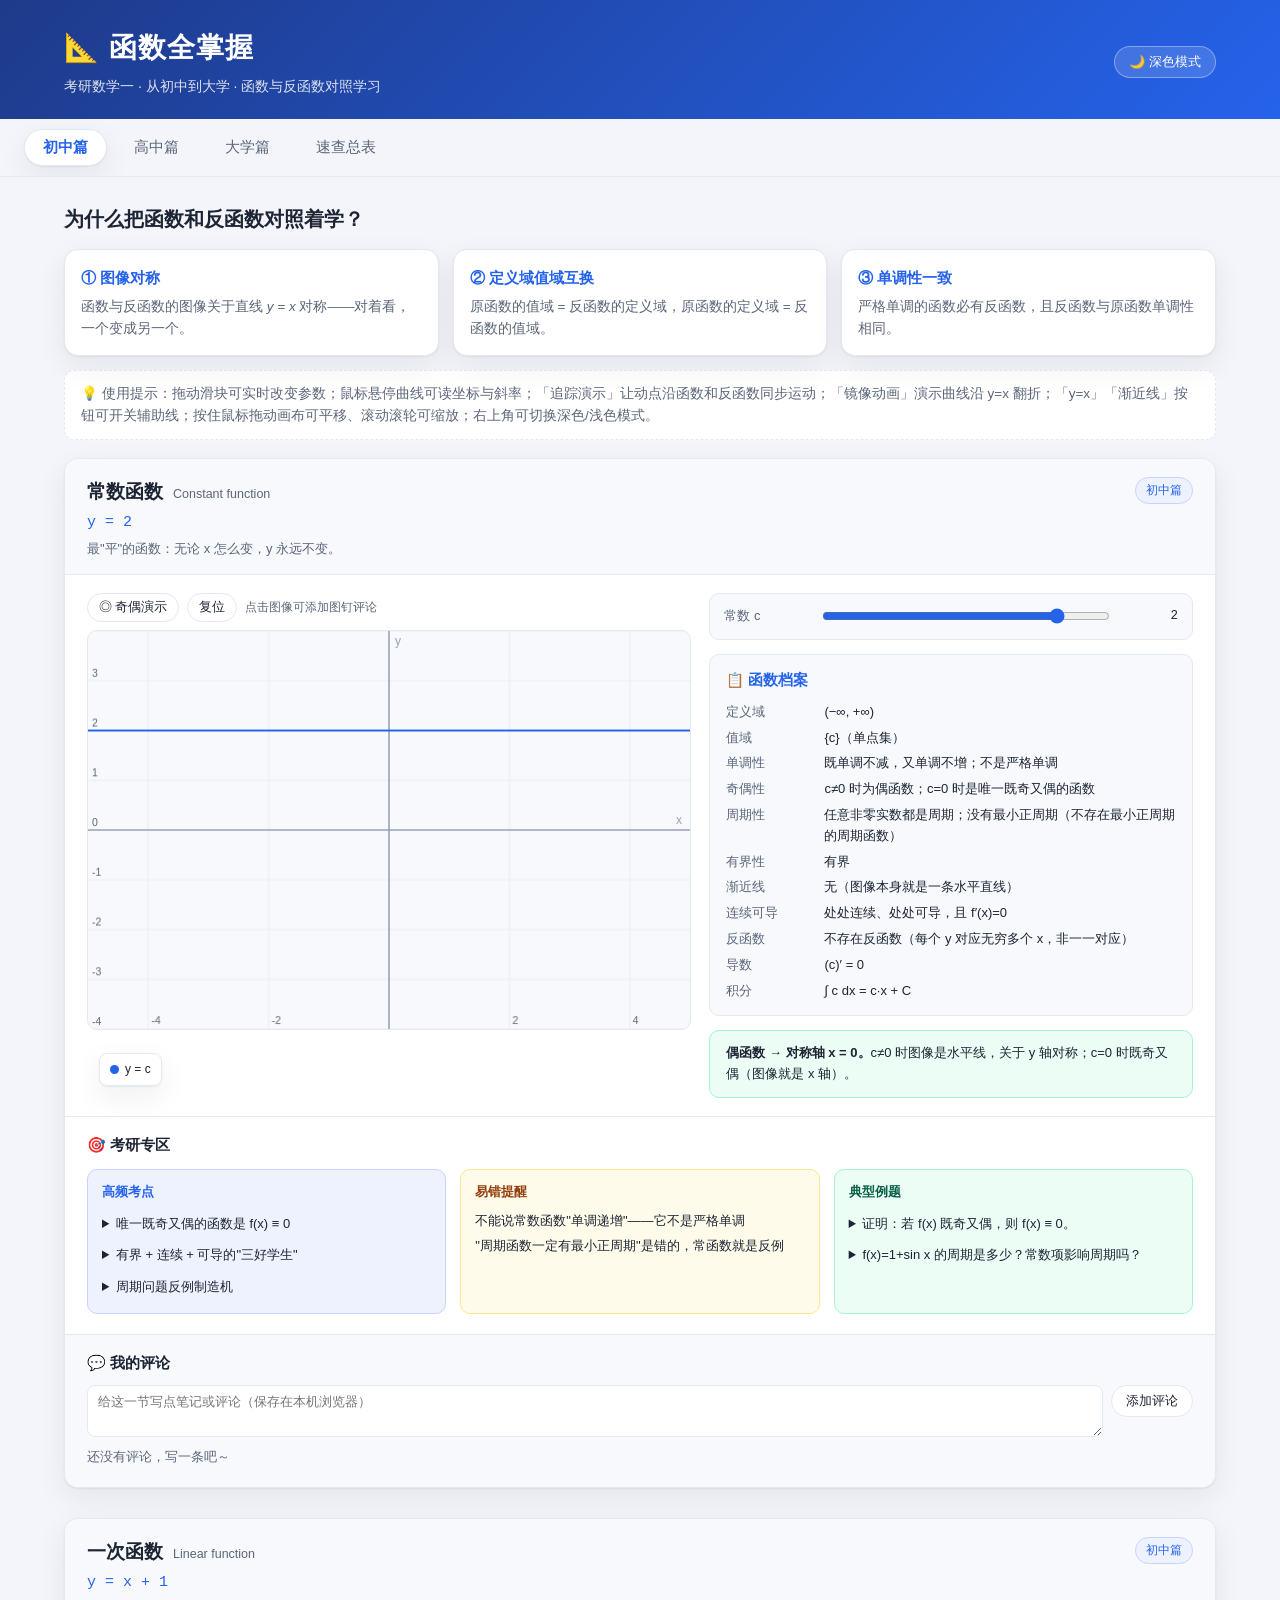
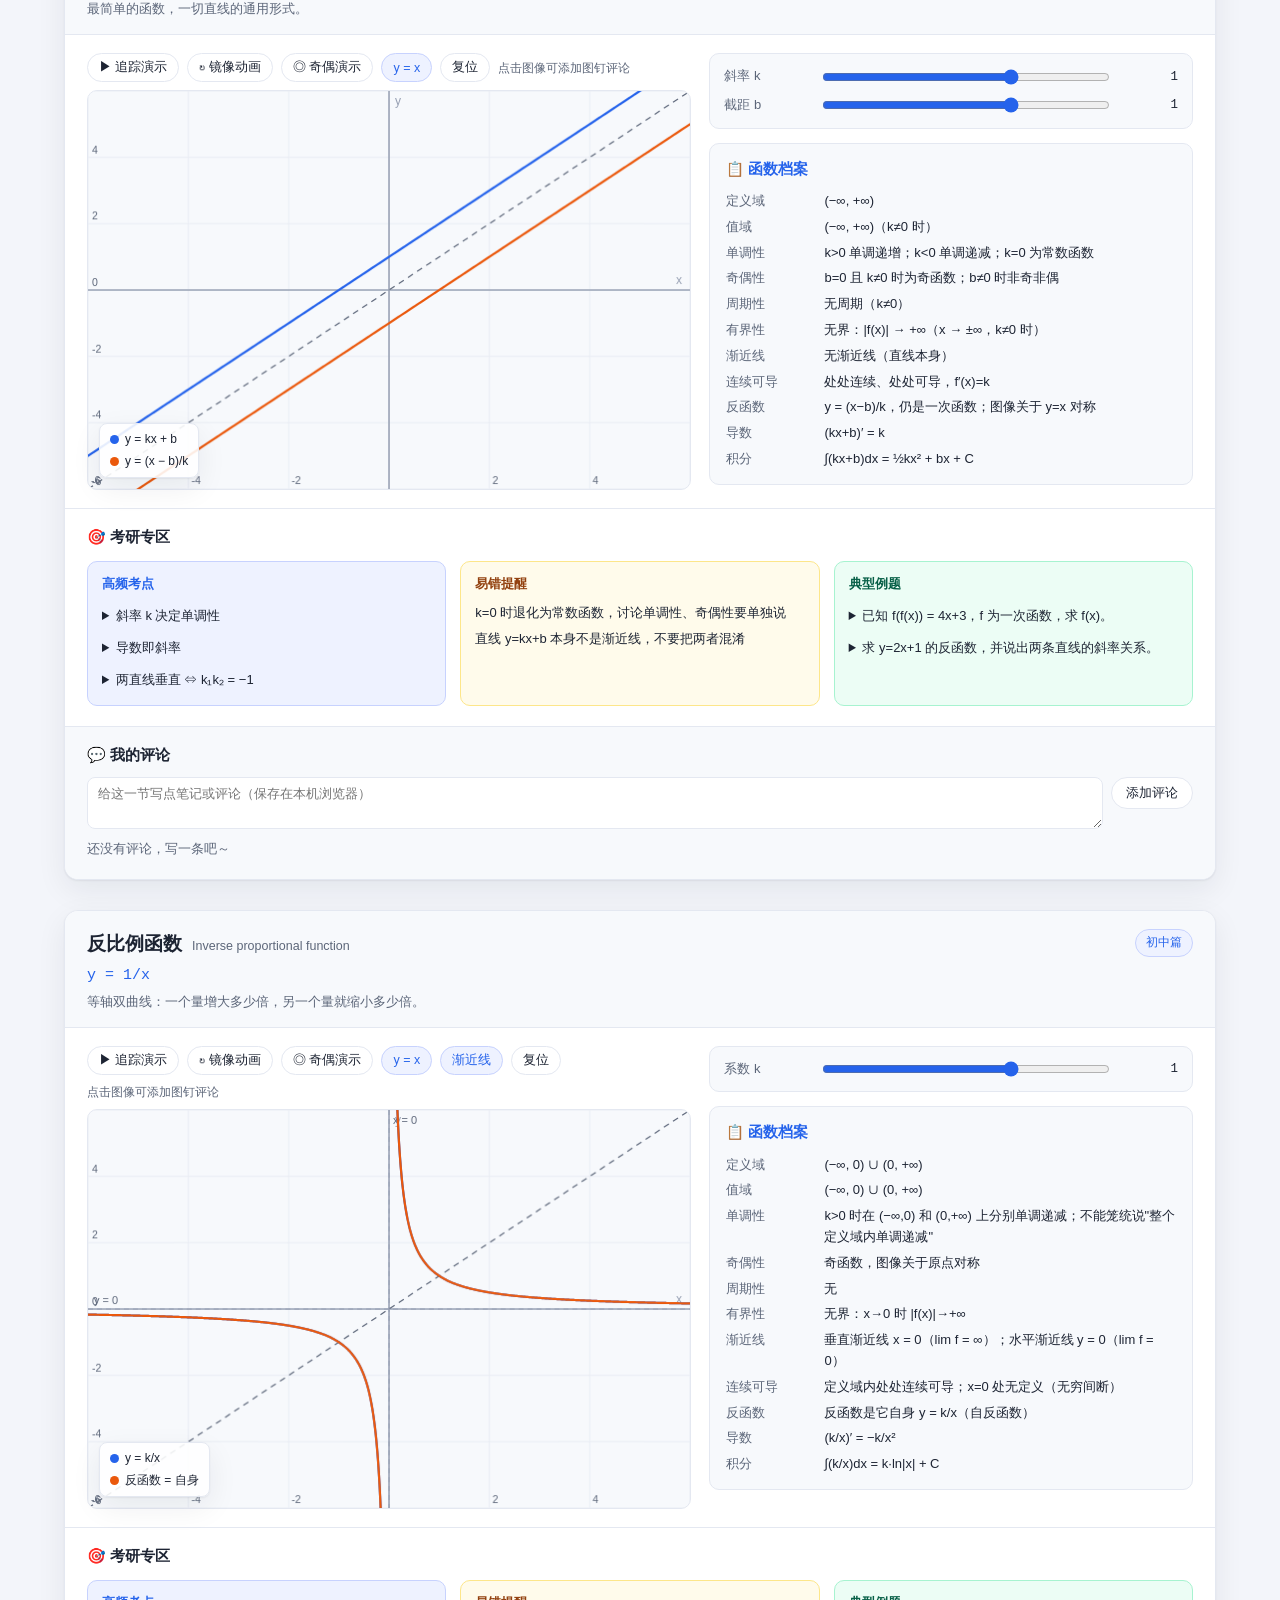
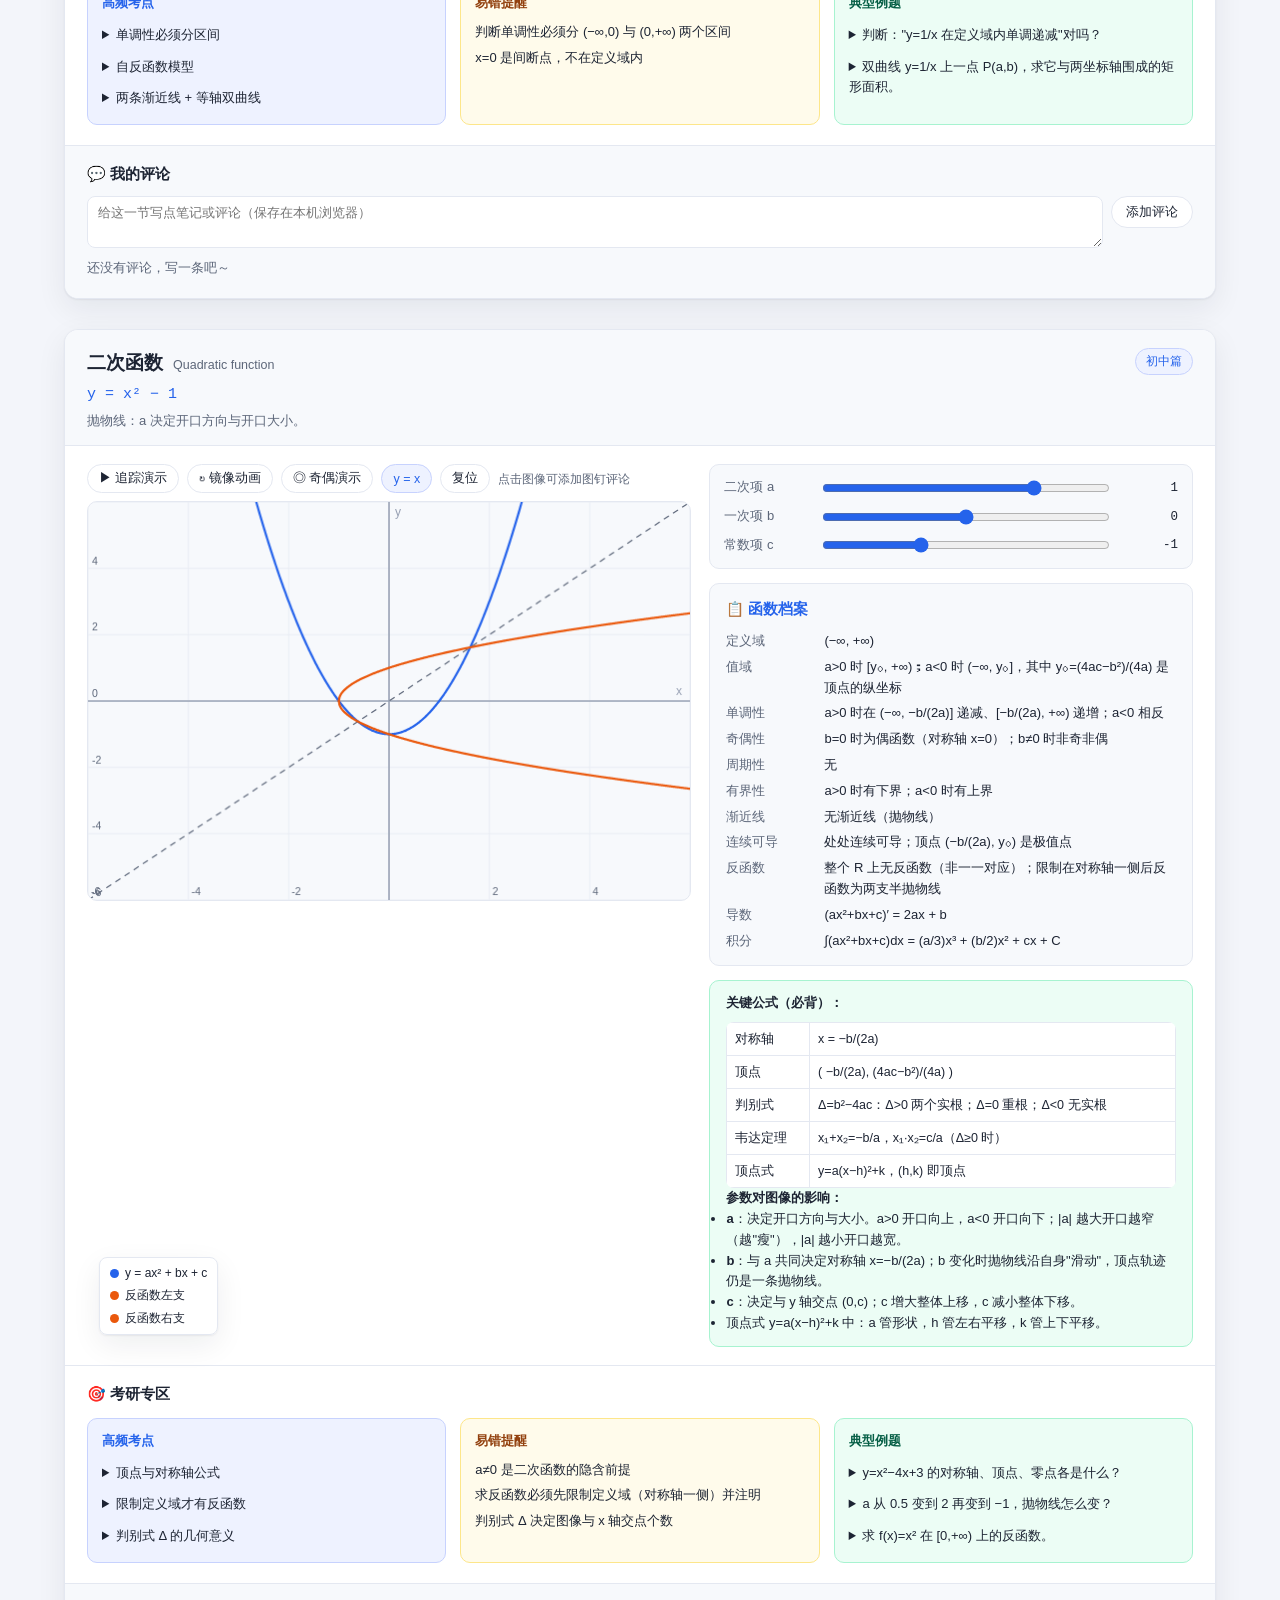
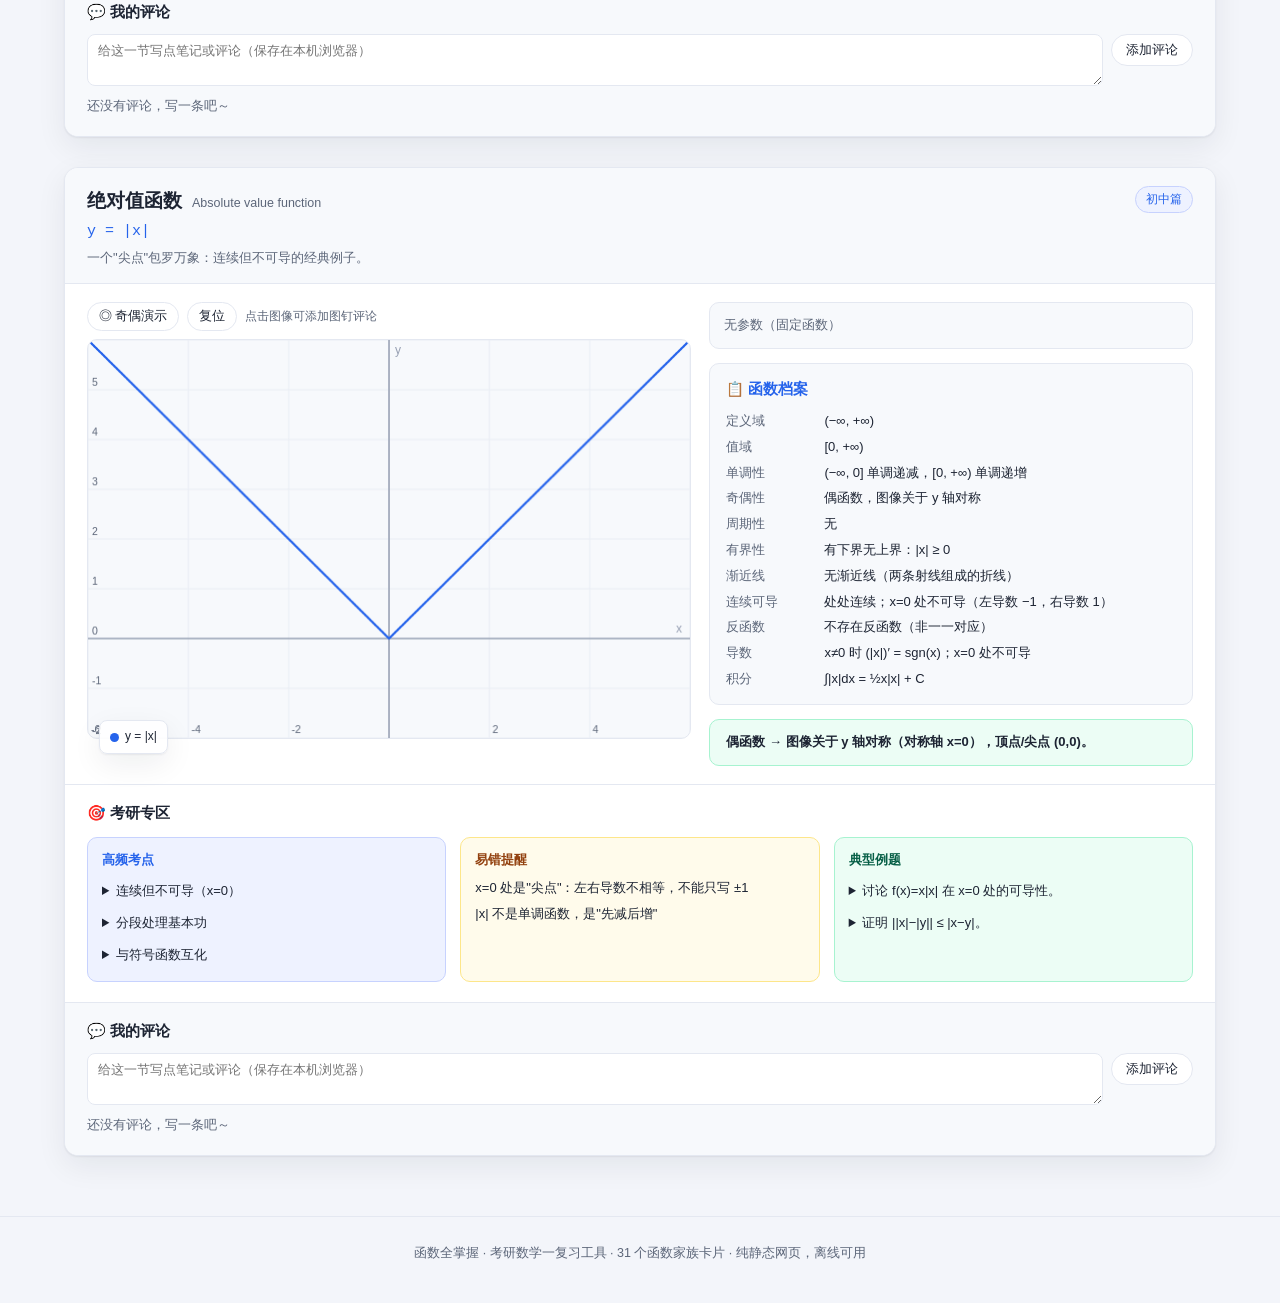
<file: 考研数学一/函数图像学习/index.html>
<!DOCTYPE html>
<html lang="zh-CN">
<head>
<meta charset="UTF-8">
<meta name="viewport" content="width=device-width, initial-scale=1.0">
<title>函数全掌握 · 考研数学一</title>
<link rel="stylesheet" href="style.css">
</head>
<body>
<header class="topbar">
  <div class="topbar-inner">
    <div class="brand">
      <h1>📐 函数全掌握</h1>
      <p class="subtitle">考研数学一 · 从初中到大学 · 函数与反函数对照学习</p>
    </div>
    <button id="themeToggle" class="btn ghost" type="button">🌙 深色模式</button>
  </div>
</header>

<nav class="tabs" id="tabs" aria-label="章节导航">
  <button class="tab active" data-tab="junior" type="button">初中篇</button>
  <button class="tab" data-tab="senior" type="button">高中篇</button>
  <button class="tab" data-tab="college" type="button">大学篇</button>
  <button class="tab" data-tab="summary" type="button">速查总表</button>
</nav>

<section class="intro" id="intro">
  <h2>为什么把函数和反函数对照着学？</h2>
  <div class="intro-cols">
    <div class="intro-item">
      <h3>① 图像对称</h3>
      <p>函数与反函数的图像关于直线 <i>y = x</i> 对称——对着看，一个变成另一个。</p>
    </div>
    <div class="intro-item">
      <h3>② 定义域值域互换</h3>
      <p>原函数的值域 = 反函数的定义域，原函数的定义域 = 反函数的值域。</p>
    </div>
    <div class="intro-item">
      <h3>③ 单调性一致</h3>
      <p>严格单调的函数必有反函数，且反函数与原函数单调性相同。</p>
    </div>
  </div>
  <p class="hint">💡 使用提示：拖动滑块可实时改变参数；鼠标悬停曲线可读坐标与斜率；「追踪演示」让动点沿函数和反函数同步运动；「镜像动画」演示曲线沿 y=x 翻折；「y=x」「渐近线」按钮可开关辅助线；按住鼠标拖动画布可平移、滚动滚轮可缩放；右上角可切换深色/浅色模式。</p>
</section>

<main id="cards"></main>
<div id="summary" hidden></div>

<footer>
  <p>函数全掌握 · 考研数学一复习工具 · 31 个函数家族卡片 · 纯静态网页，离线可用</p>
</footer>

<script src="js/data-junior.js"></script>
<script src="js/data-senior.js"></script>
<script src="js/data-college.js"></script>
<script src="js/content-detail.js"></script>
<script src="js/app.js"></script>
</body>
</html>
</file>
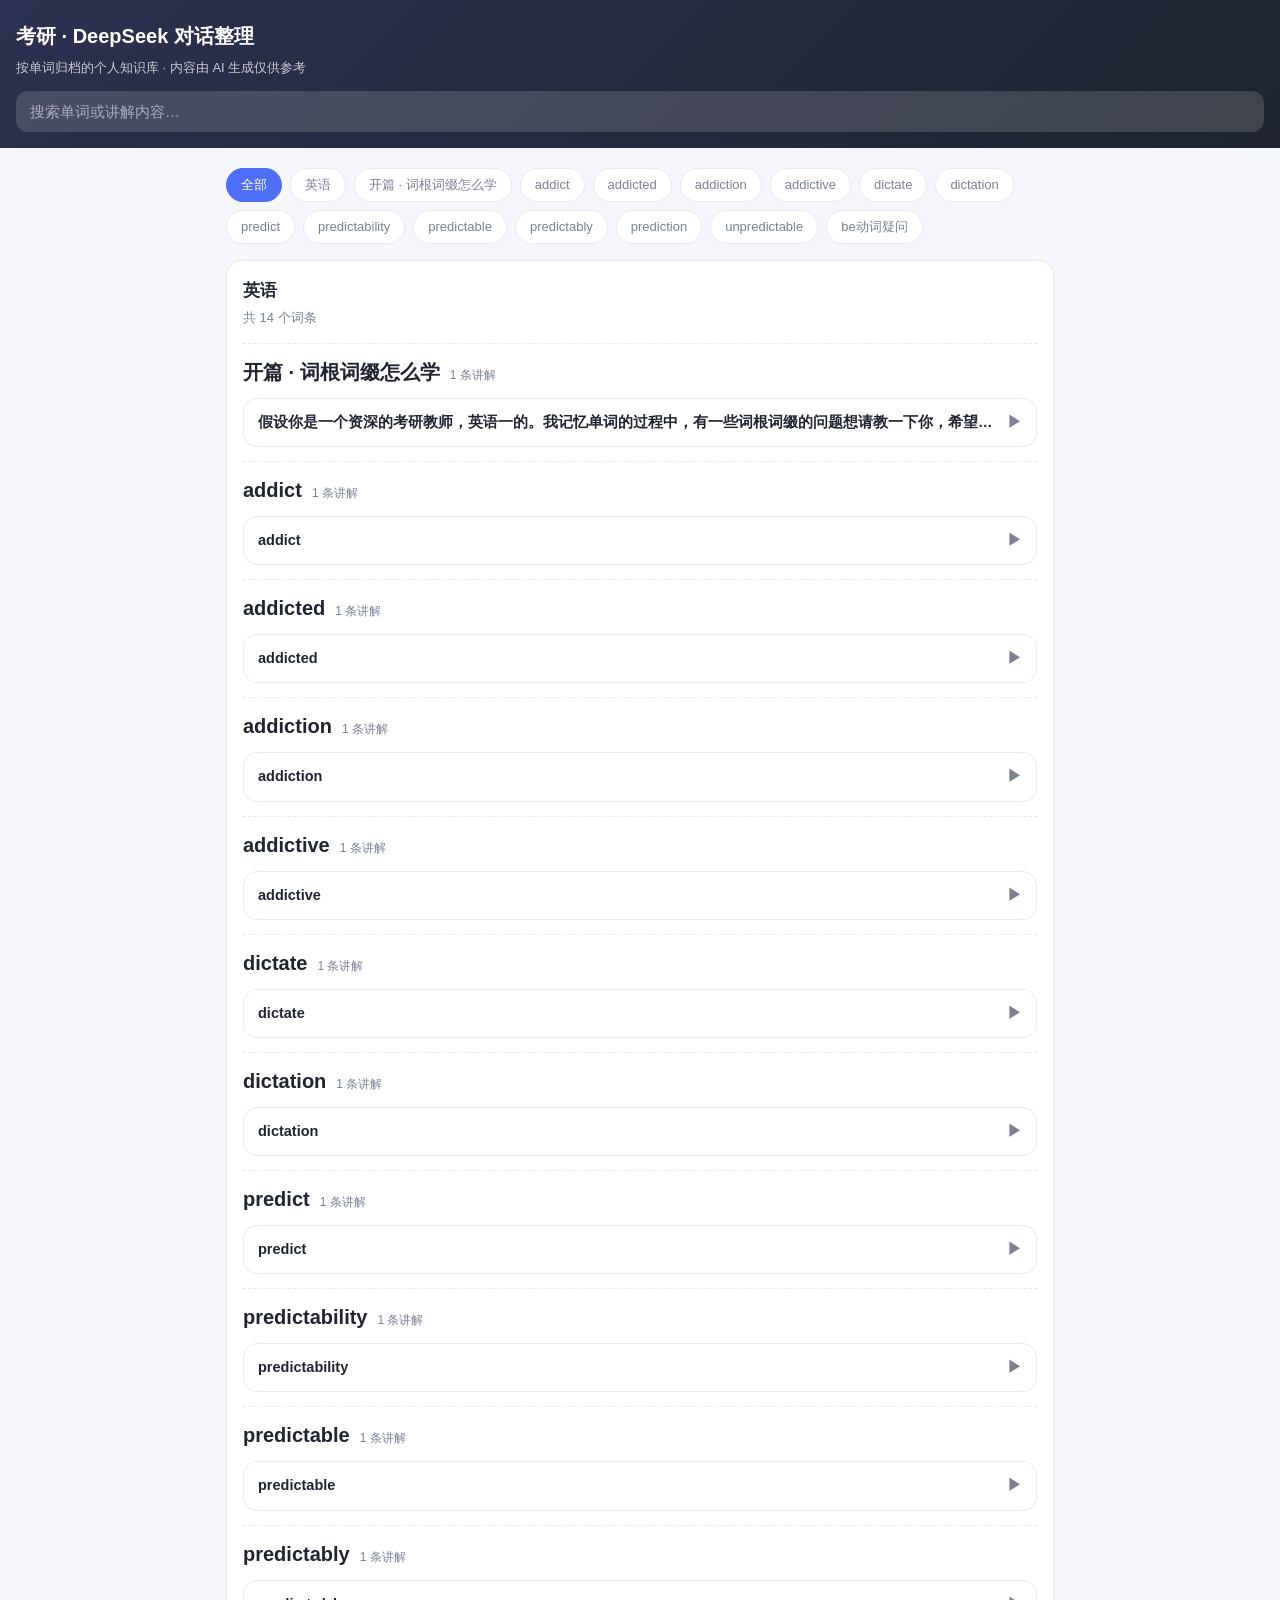
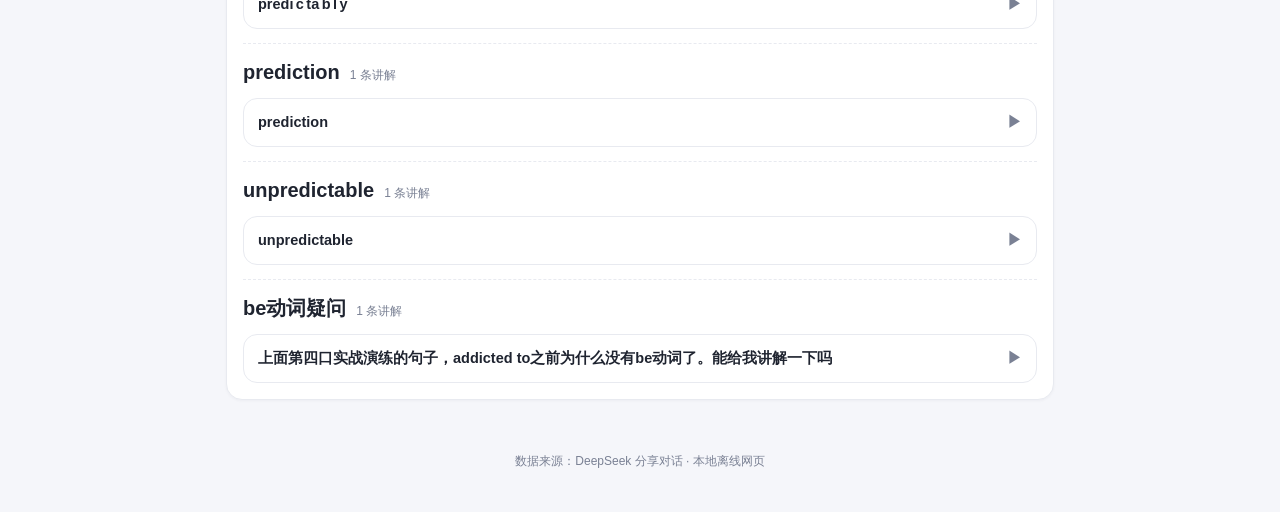
<file: 考研英语一/知识库/index.html>
<!DOCTYPE html>
<html lang="zh-CN">
<head>
<meta charset="UTF-8">
<meta name="viewport" content="width=device-width, initial-scale=1, viewport-fit=cover">
<meta name="theme-color" content="#1f2430">
<title>考研 · DeepSeek 对话整理</title>
<style>
  :root{
    --bg:#f5f6fa; --card:#fff; --ink:#1f2430; --sub:#7a8194;
    --brand:#4f6ef7; --line:#e8eaf0; --user:#eef1fb; --ai:#f7f8fd;
    --radius:16px;
  }
  *{box-sizing:border-box;-webkit-tap-highlight-color:transparent}
  html,body{margin:0;padding:0}
  body{
    background:var(--bg); color:var(--ink);
    font-family:-apple-system,BlinkMacSystemFont,"Segoe UI","PingFang SC","Microsoft YaHei",sans-serif;
    line-height:1.6;
  }
  header{
    background:linear-gradient(135deg,#2b3150,#1f2430);
    color:#fff; padding:20px 16px 16px;
  }
  header h1{margin:0; font-size:20px; font-weight:800}
  header p{margin:6px 0 0; font-size:13px; opacity:.75}
  header input{
    margin-top:12px; width:100%; border:none; border-radius:12px;
    padding:12px 14px; font-size:15px; background:rgba(255,255,255,.14); color:#fff;
    outline:none;
  }
  header input::placeholder{color:rgba(255,255,255,.55)}
  main{padding:16px; max-width:860px; margin:0 auto}
  .chips{display:flex; flex-wrap:wrap; gap:8px; margin:4px 0 16px}
  .chip{
    border:none; background:var(--card); border:1px solid var(--line); color:var(--sub);
    padding:7px 14px; border-radius:999px; font-size:13px; cursor:pointer;
  }
  .chip.on{background:var(--brand); color:#fff; border-color:var(--brand)}
  .subject{
    background:var(--card); border:1px solid var(--line); border-radius:var(--radius);
    padding:16px; margin-bottom:16px; box-shadow:0 1px 3px rgba(20,24,40,.04);
  }
  .subject h2{margin:0 0 4px; font-size:17px}
  .subject .meta{color:var(--sub); font-size:13px; margin-bottom:6px}
  .entry{margin-top:14px; padding-top:12px; border-top:1px dashed var(--line)}
  .entry:first-of-type{border-top:none; margin-top:0; padding-top:0}
  .entry .word{font-size:20px; font-weight:800; display:flex; align-items:baseline; gap:10px; flex-wrap:wrap}
  .entry .word .cnt{font-size:12px; color:var(--sub); font-weight:400}
  details{
    border:1px solid var(--line); border-radius:14px; margin-top:10px;
    background:#fff; overflow:hidden;
  }
  details summary{
    cursor:pointer; padding:12px 14px; list-style:none; font-size:14.5px; font-weight:600;
    display:flex; align-items:center; gap:10px;
  }
  details summary::-webkit-details-marker{display:none}
  details summary .q{flex:1; min-width:0; overflow:hidden; text-overflow:ellipsis; white-space:nowrap}
  details summary .arrow{color:var(--sub); transition:transform .2s}
  details[open] summary .arrow{transform:rotate(90deg)}
  details .body{padding:0 14px 14px}
  .msg{display:flex; gap:10px; margin-top:12px}
  .msg .avatar{
    width:28px; height:28px; border-radius:9px; flex:none;
    display:flex; align-items:center; justify-content:center; font-size:14px; color:#fff;
  }
  .msg.user .avatar{background:var(--brand)}
  .msg.ai .avatar{background:#5a647e}
  .msg .bubble{
    flex:1; border-radius:12px; padding:10px 13px; font-size:14.5px; min-width:0;
    overflow-wrap:break-word; word-break:break-word;
  }
  .msg.user .bubble{background:var(--user)}
  .msg.ai .bubble{background:var(--ai)}
  .msg .bubble p{margin:0 0 8px}
  .msg .bubble p:last-child{margin-bottom:0}
  .msg .bubble hr{border:none; border-top:1px dashed var(--line); margin:10px 0}
  .msg .bubble strong{color:#2b3150}
  .msg .bubble code{
    background:#e8ebf5; border-radius:5px; padding:1px 5px; font-size:13px;
    font-family:Consolas,Menlo,monospace;
  }
  .msg .bubble table{border-collapse:collapse; width:100%; margin:8px 0; font-size:13px}
  .msg .bubble th,.msg .bubble td{border:1px solid var(--line); padding:6px 8px; text-align:left; vertical-align:top}
  .msg .bubble th{background:#eef1fb}
  .msg .bubble ul,.msg .bubble ol{margin:6px 0; padding-left:22px}
  .msg .bubble blockquote{
    margin:8px 0; padding:6px 12px; border-left:3px solid var(--brand);
    background:#f0f3fd; border-radius:6px; color:#3a4160;
  }
  .empty{color:var(--sub); text-align:center; padding:40px 0}
  footer{
    text-align:center; color:var(--sub); font-size:12px; padding:20px 12px 40px;
  }
</style>
</head>
<body>
<header>
  <h1>考研 · DeepSeek 对话整理</h1>
  <p>按单词归档的个人知识库 · 内容由 AI 生成仅供参考</p>
  <input id="search" type="search" placeholder="搜索单词或讲解内容…" oninput="applyFilter()">
</header>

<main>
  <div class="chips" id="subjectChips"></div>
  <div id="content"></div>
  <div class="empty" id="empty" style="display:none">没有匹配的内容，换个关键词试试</div>
</main>

<footer>数据来源：DeepSeek 分享对话 · 本地离线网页</footer>

<script>
const DATA = {"subjects": [{"name": "英语", "entries": [{"key": "导学", "label": "开篇 · 词根词缀怎么学", "kind": "guide", "cards": [{"q": "假设你是一个资深的考研教师，英语一的。我记忆单词的过程中，有一些词根词缀的问题想请教一下你，希望你可以把我当作小白一样幽默形象的解释解释", "a": ["哈喽小白同学！来，先放下单词书，喝口水。我是你的“考研英语相声专场”主讲人，今天咱就专治各种词根词缀“脸盲症”。保证不用术语砸你，全用“人话”和“段子”给你整明白。\n\n---\n\n**第一个灵魂拷问：词根词缀到底是个啥？**\n\n你就想象**单词是火锅**：\n- **词根** = **锅底**（麻辣/番茄/菌汤）。这是灵魂，决定了单词的“基本味儿”。比如 `spect` 就是“看”的锅底。\n- **前缀** = **蘸料**（麻酱/油碟）。它不改锅底味儿，但给味道**加方向**。比如 `re-`（往回/再），`ex-`（向外）。\n- **后缀** = **配菜**（毛肚/土豆）。它不改变“吃”这个动作，但决定了**这口吃到嘴里是啥口感**（词性）。比如 `-tion` 是名词口感，`-ous` 是形容词口感。\n\n**结论：** 别死背整根火腿肠（完整单词），要学会**尝出锅底+蘸料+配菜**。\n\n---\n\n**第二个常见病：为啥同一个词根，长得不一样？**\n\n这叫“词根变形记”，比渣男换脸还快，但核心不变。\n比如 **`fac`/`fic`/`fect`** 都等于“做” (do)。\n- `factory`（工厂）= 做事儿的地方。\n- `efficient`（高效的）= 往外（ef-）做出（fic）东西 → 能出活儿 → 高效。\n- `infect`（感染）= 往里（in-）做（fect）进去 → 把病毒“做”你身体里了。\n\n**记住：** 元音（a/e/i/o/u）是词根的“衣服”，辅音（f/c/t）是“骨架”。衣服随便换，骨架不变。你只要抓住“f-c-t”像“做”，管它中间是a还是e，都是它！\n\n---\n\n**第三个要命点：前缀有“多重人格”怎么办？**\n\n这是考研英语最爱挖的坑。比如 **`con-`**：\n- 别只背“共同”，它更常表 **“一起/加强”**。\n- `connect`（连接）= 大家一起“扭”（nect）在一起。\n- `concentrate`（集中）= 一起往一个中心（centr）走 → 集中注意力。\n\n再比如 **`de-`**：\n- 别只记“向下”，考研最爱考 **“否定/去除”**。\n- `decrease`（减少）= 向下长。\n- `deceive`（欺骗）= 把你“拿走”（ceive=拿），让你啥也拿不到 → 欺骗！ \n（你看，这么记是不是瞬间想捶那个骗子？）\n\n---\n\n**第四个救命绝招：猜词大法——看“脸色”**\n\n考场上遇到生词，别慌！**看前后缀的脸色**：\n- 前缀决定**态度**：是`pro-`（向前/赞成）还是`anti-`（反对）？是`bene-`（好）还是`mal-`（坏）？\n- 后缀决定**词性**：`-ive`一般是形容词（…的），`-ity`一般是名词（…性）。\n- 中间词根猜个大概。\n\n**实战演个戏：** 遇到 `malodorous`。\n- `mal-` = 坏；`odor` = 气味；`-ous` = …的。\n- 合起来：**“坏气味儿的”** → 臭烘烘的！你看，不用查字典，你都能骂它“臭的”。\n\n---\n\n**最后送你三个“保命”口诀（考研英语一专用）：**\n\n1. **“别贪多”**：每天只啃 **1个前缀 + 1个后缀 + 3个核心词根**，但要把它们当连续剧串起来编故事。\n2. **“别硬套”**：20%的单词有历史演化，套不上就把它当“特例情人”，单独宠幸（硬记）。\n3. **“别忘复习”**：词根词缀是**鱼竿**，不是**鱼**。你今天学的是“钓鱼方法”，但明天不练，鱼竿会生锈！\n\n现在，带着“吃火锅”的心态，去拆解你明天背的第一个单词吧！有问题随时来“砸场子”，我在这儿等你。加油，准研究生！🎓（记得，词根词缀是帮你省力的，不是让你多背一套“摩斯密码”的！）"]}]}, {"key": "addict", "label": "addict", "kind": "word", "cards": [{"q": "addict", "a": ["哎哟！上来就点了个“硬菜”！这个词考研英语一**完形填空和阅读理解**里都是老面孔，而且它完美踩中咱们上一讲的所有“火锅知识点”。来，咱把它拆了当“麻辣锅底”涮着吃！\n\n---\n\n**第一步：看“骨架”（词根）**\n\n- **dict** = **“说”**（speak）。这是锅底。\n- 证据：`dictionary`（词典）= 说（dict）事儿的地方；`predict`（预言）= 提前（pre-）说。\n\n---\n\n**第二步：看“蘸料”（前缀）**\n\n- **ad-** = **“朝…去/加强”**（注意！碰到d开头的词根，ad-会“同化”成ad-，但意思还是“去/往”）。\n- 所以 **ad + dict** = **“朝…去说”**。\n\n---\n\n**第三步：看“演化”（这步最精彩！）**\n\n你想想，“**朝某东西不停地说**”会咋样？\n- 古代罗马：法官**“判决”**时，会“对着犯人宣读”罪行 → 所以最初是 **“判刑/使沉溺”**（强制把某人交给法律）。\n- 后来演化：**“你被判决给某物”** → 你对它**毫无抵抗** → 就成了 **“上瘾/沉迷”**。\n\n**形象记忆（考研专用段子）：**  \n你每天早上**对着手机说**：“我就刷5分钟！”结果3小时过去了。手机对你“宣判”——**你被判决给手机了**，这就是 **addict**（上瘾）。你不是爱手机，你是被手机“判了无期徒刑”！\n\n---\n\n**第四步：词性全家桶（一个单词吃透）**\n\n| 词性 | 单词 | 例句（考研风格） |\n|------|------|----------------|\n| **动词** | **addict** (əˈdɪkt) | He **is addicted to** gaming.（注意！考研最爱考 **be addicted to**，这里的to是介词，后面跟名词/doing！） |\n| **名词（人）** | **addict** (ˈædɪkt) | a **TV addict**（电视迷）——指人。 |\n| **名词（现象）** | **addiction** | **Internet addiction**（网瘾）——考研英语一大作文绝对能用上！ |\n| **形容词** | **addictive** | Caffeine is **addictive**.（咖啡因让人上瘾。） |\n\n---\n\n**第五步：考研致命考点（敲黑板！）**\n\n1. **介词搭配**：`addict` 做动词时，99%考 **被动 + to**：`be addicted to`。**to是介词**！后面跟动词一定要加 **-ing**！  \n   ❌ 错：He is addicted to play games.  \n   ✅ 对：He is addicted to **playing** games.\n\n2. **词义感情色彩**：在考研阅读里，`addict` 不一定全是“吸毒/烟酒”那种严重上瘾。它经常**中性化**，表示“**对…痴迷/热衷**”。比如 `addicted to work`（工作狂）——作者不一定批判，可能只是描述现象。\n\n3. **同根词串烧**（考场上用来猜词）：  \n   - `contradict` = **反着（contra-）说** → 反驳/矛盾。  \n   - `dictate` = **不停地说** → 口述/命令/支配（听写也是它！）。  \n   - `verdict` = **真实（ver-）说** → 裁决（verdict）。\n\n---\n\n**给你的“一盘涮肉”作业：**\n\n试着翻译这句考研阅读高频改写句（别怕，拆着来）：  \n> **“People addicted to social media often find it hard to concentrate on their work.”**\n\n拆：  \n- `addicted to social media` = 对社交媒体上瘾的（修饰People）  \n- `find it hard to...` = 发现做…很难  \n- `concentrate on` = 集中注意力在…（还记得咱上回说的 `con-` 加强 + `centr` 中心吗？）  \n\n**答案：** “对社交媒体上瘾的人，常常发现自己很难集中注意力工作。”\n\n---\n\n**最后补一刀（助记口诀）：**  \n**“ad 朝前 dict 说，判决下来就上瘾；be addicted to 要记清，后面 doing 别用原形！”**  \n\n记住了没？下次再见到 `addict`，你就想象自己被“宣判”给了考研英语——哈哈，但你这不是上瘾，是**主动征服**！有下一个词没？尽管扔过来！🔥\n"]}]}, {"key": "addicted", "label": "addicted", "kind": "word", "cards": [{"q": "addicted", "a": ["哈哈，你搁这儿“卡bug”呢！上一讲刚说完 `addicted` 是 `addict` 的过去分词/形容词，你反手就把这个词单独拎出来——**聪明！** 因为这恰恰是考研英语一**最高频的“马甲”形态**，阅读里十次出现八次都是它！咱今天就把它当“特供单品”再涮一遍，保证你以后看见它就条件反射。\n\n---\n\n**第一口：认清它的“马甲”本质**\n\n`addicted` 不是新词，就是 `addict` 穿了件 **“-ed”牌小马甲**（形容词后缀，表示“被…的/处于…状态的”）。所以它的核心意思永远是：\n\n> **“被（某物）判刑了”→ 被牢牢捆住→ 沉迷的/上瘾的**\n\n但考研英语里，它**极少**指吸毒那种“上瘾”，90%是**心理层面的“离不开”**，比如：\n- `addicted to your smartphone`（离不开手机）\n- `addicted to the feeling of approval`（沉迷于被认可的感觉）——这句子是不是特像心理学类阅读？\n\n---\n\n**第二口：考研必杀技——“be addicted to”三连坑**\n\n这是考研完形填空和翻译的**高频命题点**，我直接给你拆成“三个雷区”，踩一个丢2分！\n\n| 雷区 | 错误示范 | 正确姿势 |\n|------|----------|----------|\n| **① to 是介词** | `be addicted to **do** sth` | `be addicted to **doing**`（to是介词！后面跟名词/动名词） |\n| **② 被动忘掉** | `He addicted to coffee.` | `He **is** addicted to coffee.`（必须带be动词，表示“被…所困”的状态） |\n| **③ 主语搞混** | `Coffee is addicted to him.` | 只有**有大脑的生物**才能被addicted！咖啡不会上瘾他，是他对咖啡上瘾。 |\n\n**记忆口诀（考场默念）：**  \n**“be addicted to doing，被动语态别忘记；to是介词不是不定式，doing动名词跟上去！”**\n\n---\n\n**第三口：考研阅读“换汤不换药”的变体**\n\n出题老头最爱干一件事——把 `addicted to` 换成它的“亲戚”，让你认不出来。来，我给你列个“家族谱”：\n\n| 表达 | 意思 | 考研出现频率 |\n|------|------|------------|\n| `be **hooked** on` | 被钩住→沉迷 | ⭐⭐⭐（口语化，但阅读里见过） |\n| `be **obsessed** with` | 被鬼迷心窍→痴迷 | ⭐⭐⭐⭐（高频！尤其心理学文章） |\n| `be **dependent** on` | 依赖（中性偏贬） | ⭐⭐⭐⭐⭐（经济类/科技类阅读的常客） |\n| `be **glued** to` | 被胶水粘住→目不转睛 | ⭐⭐（形象化表达，见到认识就行） |\n\n**重点：** 做阅读理解时，看到这些词，**统统按“addicted to”处理**，它们就是作者的“态度信号”——通常暗示“过度依赖→可能有负面影响”。\n\n---\n\n**第四口：实战演练（考研翻译题改编）**\n\n来，试着翻译这句（别查字典，拆着来）：\n\n> **“Modern consumers, addicted to the convenience of online shopping, are gradually becoming less tolerant of any delivery delay.”**\n\n**拆解步骤：**\n1. `addicted to the convenience` = 沉迷于便利（状态）\n2. `online shopping` = 网购的（修饰convenience）\n3. `gradually becoming` = 逐渐变得\n4. `less tolerant of` = 对…容忍度更低（`tolerant` 是 `tolerate` 的形容词）\n\n**参考答案：**  \n“现代消费者沉迷于网购的便利，逐渐对任何配送延迟变得容忍度更低。”\n\n（你看，这句里的 `addicted` 完全没提“上瘾”俩字，但意思就是“离不开了”——这就是考研翻译的“信达雅”！）\n\n---\n\n**最后送你个“防走神”画面：**\n\n下次背到 `addicted`，脑子里就蹦出**葛优躺刷手机**，旁边字幕写着：**“I am ADDICTED to this sofa and phone.”** 然后默默告诉自己——我背单词也要有这劲头，但我不 be addicted to 拖延，我 be addicted to **solving** 真题！💪\n\n下一个词，你来点！咱继续“涮”！\n"]}]}, {"key": "addiction", "label": "addiction", "kind": "word", "cards": [{"q": "addiction", "a": ["哎哟！你搁这儿“全家桶”集卡呢！`addict` → `addicted` → `addiction`，三连击啊！**太好了，咱今天就把这个“上瘾家族”一网打尽，让你以后看见它们任何一个，都跟看见自家亲戚一样亲。**\n\n---\n\n**第一步：认清 `addiction` 的“户口本”**\n\n- **词性**：**名词**（后缀 `-ion` 是“名场面”标志，表示“行为/状态/结果”）\n- **核心意思**：**“上瘾/沉迷/癖好”** 这件事本身，而不是“人”或“动作”。\n\n**形象记忆（火锅版）：**  \n`addict` 是“**被判刑的人**”（人），`addicted` 是“**被判刑的状态**”（形容词），而 **`addiction`** 就是“**那张判决书**”（名词）——它指代的是“上瘾”这个**事实/现象**。\n\n---\n\n**第二步：考研最爱考的“三大用法”**\n\n| 用法 | 例句 | 考点解析 |\n|------|------|----------|\n| **① 后接 `to`** | `His addiction **to** social media is serious.` | `addiction` 的搭配跟动词一样，**还是 `to`**！因为根儿上就是 `addict to` 变来的。 |\n| **② 作主语（现象描述）** | `Internet addiction has become a global concern.` | 考研阅读第一段常这样开篇，引出话题。 |\n| **③ 作宾语（具体对象）** | `He is trying to overcome his caffeine addiction.` | 可以具体化，比如 `drug/coffee/gambling addiction`。 |\n\n**敲黑板：** `addiction` 是**可数名词**！可以说 `an addiction to...` 或 `addictions`（多种癖好）。\n\n---\n\n**第三步：最容易踩的“坑”——和 `addict` 混用**\n\n很多同学写作文时，该用名词用了动词，该用动词用了名词。来，咱们用“一个故事三句话”把它分清：\n\n| 句子 | 解析 |\n|------|------|\n| `He **addicted** himself to gaming.` | **动词**（动作）——“他让自己沉迷于游戏。” |\n| `He **is addicted** to gaming.` | **形容词**（状态）——“他处于沉迷游戏的状态。” |\n| `His **addiction** to gaming ruined his health.` | **名词**（事实）——“他对游戏的沉迷毁了他的健康。” |\n\n**考场口诀（默念三遍）：**  \n**“动词自己干，形容词带be，名词前面加个the！”**\n\n---\n\n**第四步：考研阅读“同义替换”大礼包**\n\n出题老头最爱把 `addiction` 换成下面这些词，让你找不出原文对应。我给你列个“黑话对照表”：\n\n| 考研原文词 | 同义替换（选项/题干里） | 意思 |\n|------------|------------------------|------|\n| `addiction` | `dependence` | 依赖（更中性/偏贬） |\n| `addiction` | `obsession` | 痴迷（更强的心态色彩） |\n| `addiction` | `compulsion` | 强迫性冲动（偏心理学术语） |\n| `addiction to` | `craving for` | 渴求（偏生理/欲望） |\n\n**实战演练（阅读理解题）：**  \n原文：`His addiction to online shopping led to financial problems.`  \n题干选项：  \nA. His dependence on online shopping caused money issues. ✅  \nB. He is addicted to online shopping. ❌（这是改写，不是同义替换——题干问“什么导致了问题”，选项B说的是“他上瘾”这个状态，不是“问题”本身）\n\n---\n\n**第五步：写作加分句型（让你在考研作文里装个大的）**\n\n别只会写 `Many people are addicted to smartphones.`，来点高级的：\n\n| 小白写法 | 大神写法 | 亮点 |\n|----------|----------|------|\n| `Many people are addicted to smartphones.` | `The **addiction** to smartphones has become a **prevalent** phenomenon among young people.` | `prevalent` = 普遍的（高级词） |\n| `He can't stop playing games.` | `His **addiction** to gaming **deprives** him of sleep.` | `deprive sb of sth` = 剥夺（考研写作高频搭配） |\n\n**终极王炸句（背下来，作文直接套）：**  \n> `With the proliferation of digital devices, **addiction** to social media has emerged as a **pressing** issue in modern society.`  \n> （随着数字设备的激增，对社交媒体的沉迷已成为现代社会一个紧迫的问题。）\n\n---\n\n**最后送你“家族图谱”一次理清：**\n\n| 词 | 词性 | 意思 | 使用场景 |\n|----|------|------|----------|\n| `addict` | 动词/名词 | 使上瘾/上瘾的人 | 作谓语或指代人 |\n| `addicted` | 形容词 | 沉迷的 | 描述状态（常跟be） |\n| `addiction` | 名词 | 沉迷/瘾 | 指代现象或事实 |\n\n**一句话串起来：**  \n> `The **addict** (人) is so **addicted** (状态) to gaming that his **addiction** (事实) has ruined his life.`\n\n记住了没？现在你手里已经握着这家族的“户口本”了——`addict` 是“人”，`addicted` 是“状态”，`addiction` 是“事实”。下次再看见它们，你能三秒内反应出词性和用法，就算彻底拿下了！🎯\n\n下一个词，你点，我讲！\n"]}]}, {"key": "addictive", "label": "addictive", "kind": "word", "cards": [{"q": "addictive", "a": ["哈哈！**“上瘾家族”第四位成员来报到啦！** 你这一波“集卡式”提问，简直是把咱这个家族一网打尽啊！以后你考研上岸了，这个家族得给你发个“最佳团宠”奖状！🏆\n\n好，咱今天就把最后这块拼图 **`addictive`** 给涮了，保证你吃完这口，全家桶彻底毕业！\n\n---\n\n**第一步：先看“户口本”**\n\n- **词性**：**形容词**（后缀 `-ive` 是典型的“爱动词”标志，意思是“**有…倾向的/易…的**”）\n- **核心意思**：**“容易让人上瘾的 / 有成瘾性的”**\n\n**灵魂区别（一句话秒懂）：**\n- **`addicted`** 是 **“你自己被迷住了”**（你难受，你被动）。\n- **`addictive`** 是 **“这东西太迷人了”**（东西厉害，它主动）。\n\n**火锅版比喻：**\n- 你 `addicted` 了 = 你吃火锅辣得停不下来（你处于“被辣哭”的状态）。\n- 火锅 `addictive` = 这锅底加了罂粟壳（不是），**这玩意儿本身就有毒！** 闻一下就上头，谁吃谁迷糊。\n\n---\n\n**第二步：考研“致命”考点（完形填空常客）**\n\n这两个形容词在考研英语里是**最经典的“主动/被动”陷阱**，出题老头特别爱把这两个词混在选项里让你选。\n\n| 对比维度 | **Addicted** | **Addictive** |\n| :--- | :--- | :--- |\n| **中文意思** | 上瘾的（**感到**沉迷） | 令人上瘾的（**让人**沉迷） |\n| **主动/被动** | **被动**（人受到外界影响） | **主动**（事物本身的性质） |\n| **主语是谁** | 主语必须是 **人** / 动物 | 主语必须是 **事物** / 活动 |\n| **常见搭配** | `be addicted to sth` | `sth is addictive` |\n\n**考场口诀（默念）：**  \n**“人用ed，物用ive；ed表状态，ive表性质！”**\n\n---\n\n**第三步：实战演练（判断正误）**\n\n来，小白出招，你来判断下面哪句是**地道英语**，哪句是**中式英语**？\n\n- A. `I find this game very addictive.`  \n- B. `I find this game very addicted.`\n\n**答案与解析：**\n- **A ✅** （我发现这游戏很**让人上头** —— 形容游戏的性质，用 `addictive`。）\n- **B ❌** （如果非要用 `addicted`，得说 `I am addicted to this game.` 或者 `This game makes me addicted.` 不能直接说游戏本身“感到上瘾”，游戏又没有大脑！）\n\n---\n\n**第四步：考研阅读“同义替换”大礼包（写作装X必备）**\n\n阅读里不会老用 `addictive`，为了增加难度，老头们会换成这些“高级脸”词汇：\n\n| 替代词 | 意思 | 区别（装X指南） |\n| :--- | :--- | :--- |\n| **Compelling** | 引人入胜的 | 侧重于“强烈吸引，让你不得不看/做”。 |\n| **Alluring** | 诱人的 | 侧重于“勾引你”，带点“狐狸精”那种性感诱惑。 |\n| **Intriguing** | 引起好奇心的 | 侧重于“让你特别好奇，特想一探究竟”。 |\n| **Engrossing** | 令人全神贯注的 | 侧重于“让你完全沉浸其中，忘记时间”。 |\n\n**写作加分技巧：**  \n写作文想描述“手机游戏让人上瘾”，别总是 `Games are addictive.` 太普通了。你可以写：\n> `The **compelling** nature of mobile games often makes them highly **addictive** among teenagers.`  \n> （手机游戏的强吸引力往往使其在青少年中极具成瘾性。）\n\n---\n\n**第五步：最后串一遍“加特林家族”大合影！**\n\n来，看黑板，我们用**一条终极龙**把四个词全串进去，以后你写作文用到这个主题，直接套这个“全家桶”模板！\n\n> **“The reason why this game is so (1)_______ is that its designers use psychological tricks. Many (2)_______ players find it difficult to quit. Their (3)_______ to it has seriously affected their studies. In short, the game is extremely (4)_______.”**\n\n**答案：**\n1. **addictive** （游戏本身性质）\n2. **addicted** （玩家被动的状态）\n3. **addiction** （沉迷的这个现象/事实）\n4. **addictive** （总结强调游戏性质）\n\n---\n\n**恭喜你！** 你不仅搞定了四个单词，还顺手拆穿了考研英语“形容词主被动”的常见把戏！下次刷题再看到 `-ed` 和 `-ive` 结尾的词（比如 `interested` vs `interesting`，`excited` vs `exciting`），记得用今天这招“**人ed物ive**”去判断。\n\n怎么样，这波“家族专场”过瘾不？要不要再来点新词开开胃？随时等你点单！😎\n"]}]}, {"key": "dictate", "label": "dictate", "kind": "word", "cards": [{"q": "dictate", "a": ["哎呦！你终于跳出“上瘾家族”了！但是 **`dictate`** 这个词，你以为是新朋友？**它可是 `addict` 的“亲爹”啊！** 还记得咱第一讲说的吗？`addict` = `ad`（朝）+ `dict`（说）。咱今天就把这个 **`dict`（说）** 这个“锅底”单独拎出来，涮它个底朝天！\n\n---\n\n**第一步：先看“户口本”**\n\n- **词性**：**动词**（别被结尾的 `-ate` 骗了，`-ate` 既可以做动词后缀，也可以做名词/形容词后缀，但在这里是**动词**！）\n- **核心意思**：**“口述 / 命令 / 支配 / 强加”**\n\n**形象记忆（三连变脸）：**\n1. **口述**（最原始）：老师**说**（dict）一篇文章，学生照着写 → “听写”。\n2. **命令**（往上走）：老板**说**一嘴，你就得照办 → “命令/发号施令”。\n3. **支配**（再往上走）：情况**说了算** → “支配/决定”（比如 `Reason dictates that...` = 理性决定/表明…）\n\n---\n\n**第二步：考研三大高频考点（完形+翻译必看）**\n\n| 考点 | 例句 | 解析 |\n|------|------|------|\n| **① 听写** | `The teacher dictated a passage to the class.` | 最原始的意思，考研听力不考，但单词基础意思得认识。 |\n| **② 命令/强行规定** | `The rules dictate that we must arrive on time.` | **考研最爱！** 这里的 `dictate` 相当于 `require/stipulate`（规定）。 |\n| **③ 支配/决定** | `Common sense dictates that we should save money.` | **作文神句！** 表示“常理/逻辑表明…”，比 `suggest` 高级10倍。 |\n\n**考场口诀（默念）：**  \n**“dictate 有三变，口述命令和支配；后面常跟 that 从句，虚拟语气要注意！”**  \n（注意：当 `dictate` 表示“命令/规定”时，后面的 `that` 从句常用 **`should + 动词原形`** 或直接接动词原形——这是考研语法里的“虚拟语气”考点！比如：`The contract dictates that the work **be** completed by Friday.`）\n\n---\n\n**第三步：“dict”家族大乱斗（考研阅读串串烧）**\n\n你既然点到了 `dictate`，我必须把它的七大姑八大姨全拉出来让你认个脸熟，以后阅读遇到它们直接“秒杀”：\n\n| 单词 | 拆解 | 意思 | 考研出现频率 |\n|------|------|------|------------|\n| **predict** | `pre-`（提前）+ `dict`（说） | 预言/预测 | ⭐⭐⭐⭐⭐（科技类阅读常客） |\n| **contradict** | `contra-`（反）+ `dict`（说） | 反驳/与…矛盾 | ⭐⭐⭐⭐（议论文里的态度词） |\n| **verdict** | `ver-`（真实）+ `dict`（说） | 裁决/定论 | ⭐⭐⭐（法律类阅读） |\n| **indicate** | `in-`（里面）+ `dic`（说，变体）+ `-ate` | 表明/暗示 | ⭐⭐⭐⭐⭐（阅读题干高频词！） |\n| **dictionary** | `dict`（说）+ `-ion` + `-ary`（地方） | 词典（“说话的地方”） | ⭐⭐（基础词） |\n\n**终极串烧（一条龙记住全家）：**  \n> “法官的 **verdict**（裁决）**contradicts**（与…矛盾）了之前的证据，这 **indicates**（表明）案件可能有隐情。专家 **predict**（预测）这会影响公众信任，法律 **dictates**（规定）必须重新审理。”\n\n---\n\n**第四步：写作“王炸”句型（大作文直接套）**\n\n别再写 `I think` 了！考研作文里表示“我认为/常理认为”，用 `dictate` 直接拉满高级感：\n\n| 小白写法 | 大神写法 |\n|----------|----------|\n| `I think we should protect the environment.` | `Common sense **dictates** that we should protect the environment.` |\n| `The law says we must obey.` | `The law **dictates** that we (should) obey.` |\n| `The data shows that pollution is increasing.` | `The data **dictates** that pollution is on the rise.` |\n\n**考场加分句（背下来）：**  \n> `Ethics **dictate** that scientific research should prioritize human welfare over commercial interests.`  \n> （伦理准则规定，科学研究应把人类福祉置于商业利益之上。）\n\n---\n\n**第五步：实战小测验（判断对错）**\n\n- A. `The teacher dictated the students a passage.`  \n- B. `The teacher dictated a passage to the students.`\n\n**答案：**  \nA ❌（`dictate` 的正确搭配是 **`dictate sth to sb`**，不能直接说 `dictate sb sth`，它不是 `give` 那种双宾语动词！）  \nB ✅（这才对！）\n\n---\n\n**最后送你个“助记画面”：**\n\n想象你是《甄嬛传》里的**皇上**，你躺在床上**口述**（dictate）圣旨，旁边的太监**赶紧记**（听写）。你说“**给朕斩了**”（命令），太监照办（支配）——整个过程，是不是都是你那张 **“嘴”（dict）** 在起作用？\n\n**终极口诀（再念一遍）：**  \n**“dict 是张嘴，口述命令都靠它；predict 提前说，contradict 反着讲；verdict 最终定，indicate 暗表明！”**\n\n记住了没？`dictate` 这词你只要抓住“**权威人士用嘴发号施令**”这根主线，所有意思全通！下一个词，你来点！🔥\n"]}]}, {"key": "dictation", "label": "dictation", "kind": "word", "cards": [{"q": "dictation", "a": ["哎呦！你这“点菜”水平是越来越高了！**`dictation`** 这个词，看起来是 `dictate` 加了个尾巴，但实际上它 **不按常理出牌**！考研英语里，它极少考“听写”那个本意，反而更喜欢披着“马甲”出现在**法律、政治、学术类**阅读里。咱今天就把它这层“马甲”扒干净！\n\n---\n\n**第一步：先看“户口本”**\n\n- **词性**：**名词**（后缀 `-ion` 又是“名场面”，表示“行为/状态/结果”）\n- **核心意思**：**“口述 / 听写 / 命令 / 支配（的结果）”**\n\n**但注意！** 考研阅读里，**“听写”这个意思极少出现**（因为咱们不考听力！），它更常见的是下面这两个 **“高级黑”** 意思：\n\n| 意思 | 例句 | 出现场景 |\n|------|------|----------|\n| **① 命令/支配（行为）** | `He refused to act under dictation.` | 政治类阅读（拒绝在“被支配”下行动） |\n| **② 口述（的内容）** | `The secretary typed the dictation.` | 经济/职场类阅读（秘书打出口述内容） |\n\n**形象记忆（火锅版）：**  \n`dictate` 是“**张嘴发号施令**”这个动作（动词），而 **`dictation`** 就是“**从嘴里吐出来的那堆话/指令**”（名词），它可能是“圣旨”（命令），也可能是“老板的碎碎念”（口述内容）。\n\n---\n\n**第二步：考研阅读最爱的“神转折”用法**\n\n`dictation` 在考研英语一里，**90%的情况下**出现在一个固定搭配里：\n\n> **`under the dictation of...`** = **“在…的支配/指挥下”**\n\n**实战例句（摘自考研同源外刊风格）：**\n> `The company operated under the dictation of a handful of senior executives.`  \n> （这家公司在少数高管的支配下运营。）\n\n**记住这个画面：** 一群小兵 **under the dictation of** 将军 = 将军“口述”命令，小兵照做。所以这个词一旦出现，就暗示 **“控制/服从/不自由”** 的关系。\n\n---\n\n**第三步：和 `dictate` 的“角色分工”**\n\n有些同学分不清 `dictate` 和 `dictation` 到底有啥区别，咱用“一个场景两句话”把它焊死：\n\n| 词 | 词性 | 角色 | 例句 |\n|----|------|------|------|\n| `dictate` | **动词** | **发号施令**（动作） | `The CEO **dictates** the company's strategy.`（CEO发号施令） |\n| `dictation` | **名词** | **指令本身**（内容） | `The team follows the CEO's **dictation** blindly.`（团队盲目跟随CEO的指令） |\n\n**考场口诀（默念）：**  \n**“动词是动作，名词是内容；dictate 发令，dictation 令本身。”**\n\n---\n\n**第四步：写作避坑指南（别在作文里闹笑话）**\n\n写作文时，如果你想表达“听从…的建议/安排”，**千万别用** `under the dictation of`！因为这带有 **“被强行支配/不情愿”** 的贬义色彩。正确替换如下：\n\n| 想表达的意思 | ❌ 错误写法 | ✅ 正确写法 |\n|--------------|------------|------------|\n| 听从专家的建议 | `under the dictation of experts` | `following the advice of experts` |\n| 遵循传统 | `under the dictation of tradition` | `in line with tradition` |\n| 服从法律 | `under the dictation of law` | `in accordance with the law` |\n\n**一句话记住：** `dictation` 是“**被按着头听指令**”，不是“虚心听取建议”！\n\n---\n\n**第五步：“dict”家族再扩容（眼熟全系列）**\n\n现在你的“dict（说）家族”已经有这么多成员了，咱列个表一次复习一遍：\n\n| 单词 | 拆解 | 意思 | 考研频率 |\n|------|------|------|----------|\n| `dictate` | dict（说）+ -ate（动词） | 口述/命令/支配 | ⭐⭐⭐⭐ |\n| `dictation` | dict（说）+ -ation（名词） | 口述内容/命令/支配 | ⭐⭐⭐ |\n| `predict` | pre-（前）+ dict（说） | 预言/预测 | ⭐⭐⭐⭐⭐ |\n| `contradict` | contra-（反）+ dict（说） | 反驳/与…矛盾 | ⭐⭐⭐⭐ |\n| `verdict` | ver-（真）+ dict（说） | 裁决/定论 | ⭐⭐⭐ |\n| `indicate` | in-（里）+ dic（说）+ -ate | 表明/暗示 | ⭐⭐⭐⭐⭐ |\n\n**终极串烧（再来一条龙，这次把 `dictation` 加进去）：**  \n> `The judge's **verdict** (裁决) **dictated** (规定) a harsh sentence. The defendant's lawyer tried to **contradict** (反驳) it, claiming the ruling was made under the **dictation** (支配) of political pressure. Experts **predict** (预测) this case will **indicate** (表明) a shift in judicial fairness.`  \n> （法官的裁决规定了严厉的判决。被告律师试图反驳，声称该裁决是在政治压力的支配下做出的。专家预测此案将表明司法公正性的转变。）\n\n---\n\n**最后送你个“防混”画面：**\n\n想象你是**公司前台**，老板把你叫过去 **“dictate”**（口述）了一封长邮件，你赶紧用笔记下来，这张写满字的纸就是 **“dictation”**（口述内容）。你拿着这张纸去执行，就是 **“under the dictation of”**（在老板支配下）。\n\n**记住了：`dictation` 是“老板嘴里蹦出来的那堆字儿”，不是“听写考试”！**\n\n怎么样，这个“dict家族”你现在闭着眼都能画出族谱了吧？下一个词，你来点！🔥\n"]}]}, {"key": "predict", "label": "predict", "kind": "word", "cards": [{"q": "predict", "a": ["哎呦！**终于轮到 `predict` 了！** 这词可是考研英语阅读里的 **“顶流明星”** ，每年必出现，而且专爱在 **科技类、经济类、环境类** 文章里刷存在感。咱今天就把它当“招牌菜”好好涮一涮！\n\n---\n\n**第一步：先看“户口本”**\n\n- **拆解**：`pre-`（提前）+ `dict`（说）= **“提前说”**\n- **词性**：**动词**\n- **核心意思**：**“预言 / 预测 / 预知”**\n\n**形象记忆（火锅版）：**  \n你是**天气预报员**，你 **“提前说”（pre-dict）** 明天有雨，结果真下了——这就是 `predict`。它不是瞎蒙，而是**基于一定依据的“科学算命”**！\n\n---\n\n**第二步：考研最爱考的“三大用法”**\n\n| 用法 | 例句 | 考点解析 |\n|------|------|----------|\n| **① 接 that 从句** | `Experts **predict that** the economy will recover.` | **最最常见！** 后面跟整个句子。 |\n| **② 接名词/代词** | `It's hard to **predict the outcome**.` | 直接跟预测的对象（结果/趋势等）。 |\n| **③ 接 wh- 从句** | `We can't **predict what** will happen.` | 跟 what/when/whether 等。 |\n\n**考场口诀（默念）：**  \n**“predict 有三宝，that/名词/wh- 从句好！”**\n\n---\n\n**第三步：考研阅读“同义替换”大礼包（选择题保命）**\n\n出题老头最爱把原文的 `predict` 换成下面这些词，让你在选项里找对应。我直接给你列个“黑话对照表”：\n\n| 原文词 | 同义替换（选项里） | 意思 | 微妙区别 |\n|--------|-------------------|------|----------|\n| `predict` | **forecast** | 预测 | 侧重**天气/经济数据**的预测 |\n| `predict` | **project** | 预计/推算 | 侧重**基于当前数据推算未来** |\n| `predict` | **anticipate** | 预期/预料 | 侧重**心理上的期待+准备** |\n| `predict` | **foresee** | 预见 | 侧重**有先见之明**（偏褒义） |\n\n**实战技巧：** 做阅读时，看到题干里有 `predict`，回原文找 **`forecast/project/anticipate/foresee`** 这些词，答案大概率就在它们附近！\n\n---\n\n**第四步：写作“装X”句型（让阅卷老师眼前一亮）**\n\n别再写 `I think...` 或者 `Maybe...` 了！`predict` 在考研作文里是 **“高级表达神器”**：\n\n| 小白写法 | 大神写法 | 亮点 |\n|----------|----------|------|\n| `I think the environment will get worse.` | `Experts **predict** that the environment will **deteriorate** further.` | `deteriorate` = 恶化（高级词） |\n| `Maybe technology will change our lives.` | `It is **predicted** that technology will **reshape** our daily lives.` | 被动语态 + `reshape` = 重塑 |\n| `We don't know what will happen.` | `It is impossible to **predict with certainty** what the future holds.` | `with certainty` = 确定地（增加语气） |\n\n**考场王炸句（直接背）：**  \n> `Many economists **predict** that artificial intelligence will **revolutionize** the job market in the coming decades.`  \n> （许多经济学家预测，人工智能将在未来几十年彻底改变就业市场。）\n\n---\n\n**第五步：“predict”全家桶（一次性认全）**\n\n这词可不是孤家寡人，它有一堆“亲戚”你必须在阅读里能秒认：\n\n| 单词 | 拆解 | 词性 | 意思 | 考研频率 |\n|------|------|------|------|----------|\n| **predict** | pre-（前）+ dict（说） | 动词 | 预测/预言 | ⭐⭐⭐⭐⭐ |\n| **prediction** | predict + -ion | 名词 | 预测/预言（行为或结果） | ⭐⭐⭐⭐⭐ |\n| **predictable** | predict + -able（能…的） | 形容词 | **可预见的**（中性/偏贬） | ⭐⭐⭐⭐ |\n| **unpredictable** | un-（不）+ predictable | 形容词 | **不可预测的**（考研阅读最爱！） | ⭐⭐⭐⭐ |\n| **predictor** | predict + -or（人/物） | 名词 | 预测因子/指标（不是“人”，是“因素”！） | ⭐⭐⭐ |\n\n**考点预警：**  \n- **`predictable`** 在阅读里常带 **贬义/讽刺** 色彩，比如 `a predictable ending` = 一个“毫无悬念/老套”的结局。  \n- **`unpredictable`** 是考研阅读里的 **“态度词”** ，出现在环境/经济类文章里，通常表示“形势严峻/无法掌控”。比如 `unpredictable weather patterns` = 不可预测的天气模式（暗示气候变化严重）。\n\n---\n\n**第六步：实战小测验（判断正误）**\n\n- A. `The scientist predicted that the experiment would fail.`  \n- B. `The scientist predicted the experiment to fail.`\n\n**答案与解析：**  \nA ✅（`predict` 后面可以直接跟 `that` 从句，**从句里用过去将来时 `would fail`**。）  \nB ❌（`predict` 的搭配是 **`predict + that`** 或 **`predict + 名词`**，**不能**接 **`宾语 + to do`**！这是它和 `expect` 的区别——`expect sb to do` ✅，但 `predict sb to do` ❌！）\n\n---\n\n**最后送你个“助记画面”：**\n\n想象你是《哈利·波特》里的**特里劳妮教授**，她每天神神叨叨地 **“提前说”（pre-dict）** 各种预言——虽然大部分不靠谱，但偶尔准一次就封神。而考研阅读里的科学家们，就是**更靠谱的特里劳妮**，他们基于数据“提前说”未来趋势。\n\n**终极口诀（再念一遍）：**  \n**“pre 提前 dict 说，预测未来靠科学；predictable 太老套，unpredictable 才难搞；prediction 是名词，predictor 是指标！”**\n\n记住了没？`predict` 这词，你现在闭着眼都能用了吧？下一个词，你来点！🔥\n"]}]}, {"key": "predictability", "label": "predictability", "kind": "word", "cards": [{"q": "predictability", "a": ["哎呦！你这是要集齐 **“predict”全家桶** 啊！刚才集齐了 `predict`、`prediction`、`predictable`、`unpredictable`，现在又来了个 **`predictability`** ——这词可是考研英语一 **阅读理解态度题** 和 **完形填空逻辑题** 的“隐藏大Boss”！咱今天就把它掰开揉碎了，让你以后看见它，跟看见“1+1=2”一样亲切！\n\n---\n\n**第一步：先看“户口本”**\n\n- **拆解**：`predict`（预测）+ `-able`（能…的）+ `-ity`（名词后缀，表示“性质/状态”）\n  - `predictable` = “可预测的”（形容词）\n  - **`predictability`** = **“可预测性”（名词）**——指“能被提前说中”的**那种性质/程度**。\n- **词性**：**名词**（抽象名词，不可数）\n- **核心意思**：**“可预测性 / 可预见性”**\n\n**形象记忆（火锅版）：**  \n火锅的辣度如果是 **`predictable`**，那就是“每次辣度都一样，闭眼点都不踩雷”——这叫 **有“可预测性”（predictability）**。  \n但如果后厨师傅今天心情好放三斤辣椒，明天心情差放半斤——这就叫 **缺乏 predictability**（不可预测性），你每次吃都像开盲盒！\n\n---\n\n**第二步：考研阅读最爱考的“两大语境”**\n\n这个词在考研英语里**从不单独出现**，它必然出现在下面这两种“对立语境”中：\n\n| 语境 | 例句 | 文章类型 | 作者态度 |\n|------|------|----------|----------|\n| **① 赞扬 / 肯定** | `The predictability of the experiment's results increased its reliability.` | 科技类（实验/数据） | **正面**（可靠的） |\n| **② 批判 / 担忧** | `The predictability of traditional education methods fails to prepare students for an unpredictable world.` | 教育类/社会类 | **负面**（僵化/过时） |\n\n**考场口诀（默念）：**  \n**“predictability 是中性词，褒贬全看上下文！”**\n\n---\n\n**第三步：考研完形填空“逻辑信号词”用法**\n\n完形填空里，`predictability` 经常和下面这些词**成对出现**，作为“逻辑线索”：\n\n| 搭配词 | 逻辑关系 | 例句 |\n|--------|----------|------|\n| `lack of / low predictability` | 表 **“不确定性/风险”** | `The lack of predictability in the stock market frightens investors.` |\n| `high / strong predictability` | 表 **“稳定性/可靠性”** | `High predictability in weather forecasting saves lives.` |\n| `enhance / increase predictability` | 表 **“提高…的可预测性”** | `AI algorithms enhance the predictability of consumer behavior.` |\n| `reduce / undermine predictability` | 表 **“降低…的可预测性”** | `Policy changes reduce the predictability of the business environment.` |\n\n**考场技巧：** 完形填空里一旦出现 `predictability`，前后文大概率在讨论 **“稳定 vs 变化”** 或 **“确定 vs 不确定”** 的对立，选答案时往这方向靠就对了！\n\n---\n\n**第四步：和“兄弟姐妹”的“角色分工”**\n\n咱把 `predict` 家族全部拉出来，用“一个场景一句话”把它们焊死：\n\n| 词 | 词性 | 角色 | 例句 |\n|----|------|------|------|\n| **predict** | 动词 | **“预测”这个动作** | `Scientists **predict** climate change.` |\n| **prediction** | 名词 | **“预测”这个行为/结果** | `His **prediction** came true.` |\n| **predictable** | 形容词 | **“能被预测的”性质（修饰事物）** | `The ending is **predictable**.` |\n| **unpredictable** | 形容词 | **“不能被预测的”性质** | `The weather is **unpredictable**.` |\n| **predictability** | 名词 | **“可预测性”这种抽象性质/程度** | `The **predictability** of the system is low.` |\n\n**终极串烧（一条龙记住全家）：**  \n> `Scientists **predict** (动词) that AI will change our lives. Their **prediction** (名词) is based on data. However, the future is highly **unpredictable** (形容词), and the **predictability** (名词) of their models remains questionable.`  \n> （科学家预测AI将改变我们的生活。他们的预测基于数据。然而，未来高度不可预测，他们模型的可预测性仍存疑。）\n\n---\n\n**第五步：写作“王炸”句型（大作文直接用）**\n\n考研英语一大作文，不管考什么主题（科技/教育/环境/社会），你都可以用 `predictability` 来**升华主题**：\n\n| 小白写法 | 大神写法 | 适用主题 |\n|----------|----------|----------|\n| `The future is uncertain.` | `The **lack of predictability** in the job market poses a challenge to young graduates.` | 就业类 |\n| `Technology changes fast.` | `The low **predictability** of technological innovation forces companies to adapt constantly.` | 科技类 |\n| `We should protect the environment.` | `Climate change has **reduced the predictability** of agricultural production.` | 环境类 |\n\n**考场王炸句（直接背）：**  \n> `In an era of rapid change, the **declining predictability** of traditional career paths has prompted many young people to embrace lifelong learning.`  \n> （在一个快速变化的时代，传统职业道路日益降低的可预测性，已促使许多年轻人拥抱终身学习。）\n\n---\n\n**第六步：实战小测验（判断对错）**\n\n- A. `The predictability of this model is very high.`  \n- B. `This model has a high predictability.`\n\n**答案与解析：**  \nA ✅（`predictability` 是不可数名词，但可以用 `high/low` 等程度词修饰，表示“可预测性高低”。）  \nB ✅（也可以这样说！`have a high predictability` 也是地道的表达，这里的 `a` 不是“一个”，而是表示“一种…的性质”，是抽象名词的具体化用法。）\n\n---\n\n**最后送你个“助记画面”：**\n\n想象你每天**早上8点**准时被楼下的**广场舞音乐**吵醒——这闹钟的 **`predictability`**（可预测性）简直满分！突然有一天，音乐没响，你反而**睡不着了**——这就是“失去 predictability”带来的**不安感**。\n\n考研阅读里，作者写 `predictability` 时，往往就在制造这种 **“稳定 vs 混乱”** 的张力——你抓到这层，态度题就稳了！\n\n**终极口诀（再念一遍）：**  \n**“predictability 是性质，可预测性用名词；high/low 来修饰，lack of 表示不确定；完形填空找逻辑，阅读态度看褒贬！”**\n\n记住了没？你现在已经是 **“predict家族”** 的荣誉族长了！下一个词，你来点！🔥\n"]}]}, {"key": "predictable", "label": "predictable", "kind": "word", "cards": [{"q": "predictable", "a": ["哎呦！你这是要把 **“predict 家族”** 连根拔起啊！刚才 `predictability` 那个“抽象大boss”都干掉了，现在轮到它的“亲弟弟” **`predictable`** 了——这词在考研英语里可是个 **“戏精”** ，表面意思单纯，但暗地里藏着 **“褒贬两面派”** 的本事！咱今天就把它扒个底朝天！\n\n---\n\n**第一步：先看“户口本”**\n\n- **拆解**：`predict`（预测）+ `-able`（能…的/可…的）= **“能被提前说的”**\n- **词性**：**形容词**\n- **核心意思**：**“可预见的 / 可预料的 / 意料之中的”**\n\n**形象记忆（火锅版）：**  \n你每次去那家火锅店，**点微辣**，端上来永远是你熟悉的那个辣度——这叫 **`predictable`**（可预见的）。但要是后厨师傅今天手抖多放了两勺辣椒，你被辣哭——这就叫 **`unpredictable`**（不可预见的）。\n\n---\n\n**第二步：考研阅读里的“双重人格”**\n\n这词最骚的地方在于——它**本身中性**，但考研阅读里**90%的情况下带贬义**！因为老外觉得“可预测”=“没新意/老套/无聊”。\n\n| 人格 | 语境 | 例句 | 感情色彩 |\n|------|------|------|----------|\n| **① 中性（科技/数据类）** | 描述规律/结果稳定 | `The experiment yielded **predictable** results.` | **客观陈述**（无褒贬） |\n| **② 贬义（人文/社会类）** | 批评缺乏创意/老套 | `The movie's plot was utterly **predictable**.` | **带嫌弃**（无聊/俗套） |\n\n**考场口诀（默念）：**  \n**“说科学数据，它是中性；说故事情节，它是在骂人！”**\n\n---\n\n**第三步：考研完形填空“逻辑陷阱”**\n\n完形填空里，`predictable` 经常和下面这些词**成对出现**，作为“态度信号”：\n\n| 搭配词 | 意思 | 逻辑方向 | 例句 |\n|--------|------|----------|------|\n| `all too predictable` | **太老套了**（带嫌弃） | **负面** | `The ending was **all too predictable**.` |\n| `hardly predictable` | **几乎不可预测** | **中性/偏负** | `The outcome was **hardly predictable**.` |\n| `perfectly predictable` | **完全可以预测** | **中性**（科技类）或**负面**（故事类） | `The reaction was **perfectly predictable**.` |\n\n**考场技巧：** 看到 `predictable` 修饰 **剧情/行为/反应/结局**时，大概率作者在**吐槽**；修饰 **数据/结果/趋势**时，大概率是**客观陈述**。\n\n---\n\n**第四步：和“兄弟姐妹”的“角色分工”**\n\n咱再复习一遍 `predict` 家族，这次把 `predictable` 焊死在表格里：\n\n| 词 | 词性 | 角色 | 例句 |\n|----|------|------|------|\n| **predict** | 动词 | **“预测”这个动作** | `Experts **predict** a recession.` |\n| **prediction** | 名词 | **“预测”这个行为/结果** | `His **prediction** was wrong.` |\n| **predictable** | 形容词 | **“能被预测的”性质（修饰事物）** | `The plot is **predictable**.` |\n| **unpredictable** | 形容词 | **“不能被预测的”性质** | `The weather is **unpredictable**.` |\n| **predictability** | 名词 | **“可预测性”这种抽象性质** | `The **predictability** of the system is high.` |\n\n---\n\n**第五步：写作“避坑”指南（别在作文里闹笑话）**\n\n写考研作文时，如果你想表达 **“意料之中的”** ，千万别无脑用 `predictable`——因为老外第一反应可能是 **“无聊/俗套”** ！正确的“高级替换”如下：\n\n| 你想表达的意思 | ❌ 错误写法（会让人误会） | ✅ 正确写法 |\n|----------------|-------------------------|------------|\n| 意料之中的结果 | `a predictable result`（可能被理解为“没新意”） | `an **expected** result` |\n| 可预见的趋势 | `a predictable trend`（中立，勉强可用） | `a **discernible** trend`（可辨别的趋势） |\n| 理所当然的反应 | `a predictable reaction`（可能被理解为“毫无惊喜”） | `an **inevitable** reaction`（不可避免的） |\n\n**考场王炸句（直接背，既安全又高级）：**  \n> `While some argue that technological progress is **predictable**, others contend that it often defies expectations.`  \n> （虽然一些人认为技术进步是可预测的，但其他人认为它常常出乎意料。）  \n> ——这里用 `predictable` 是**中立陈述**，后面用 `defies expectations` 形成对比，既安全又显水平！\n\n---\n\n**第六步：实战小测验（判断对错）**\n\n- A. `The movie was so predictable that I fell asleep.`  \n- B. `The predictable weather patterns help farmers plan their crops.`\n\n**答案与解析：**  \nA ✅（说电影“可预测”= 老套，带嫌弃，正确。）  \nB ✅（说天气模式“可预测”= 稳定/可靠，中性偏褒，正确。）\n\n**两道题都对！** 关键看**修饰的对象**和**上下文态度**。\n\n---\n\n**最后送你个“助记画面”：**\n\n想象你去看《复仇者联盟》——开场五分钟你就猜到**钢铁侠会复活、灭霸会被打败**——这就是 **`predictable`**（老套/没惊喜）。  \n但如果你看的是《盗梦空间》，看到最后一秒还在懵逼——这就是 **`unpredictable`**（神作/意想不到）。\n\n考研阅读里，作者一旦用 `predictable` 形容某个社会现象/教育模式/故事情节，**八成是在讽刺它“毫无新意”**——你抓住这层，态度题直接拿捏！\n\n**终极口诀（再念一遍）：**  \n**“predictable 两面派，数据科学它中立；人文社科它吐槽，老套无聊别意外！”**\n\n记住了没？你现在已经是 **“predict家族”** 的“族长”了！下一个词，你来点！🔥\n"]}]}, {"key": "predictably", "label": "predictably", "kind": "word", "cards": [{"q": "predi c ta b l y", "a": ["哎呦！你真是太会点了！这词儿是 `predictable` 的亲兄弟——**`predictably`**（你打的时候手滑了哈，中间没有空格，是 p-r-e-d-i-c-t-a-b-l-y）。咱今天就把它“扒皮抽筋”，让你以后看见 **-ly** 结尾的词，就跟看见“地”字一样亲切！\n\n---\n\n**第一步：先看“户口本”**\n\n- **拆解**：`predictable`（可预测的）+ `-ly`（副词后缀）= **“可预测地 / 不出所料地”**\n- **词性**：**副词**\n- **核心意思**：**“正如所预料的 / 果不其然”**\n\n**形象记忆（火锅版）：**  \n你每次涮毛肚都**“七上八下”**，结果果然又嫩又脆——你可以说：**`Predictably`**，这毛肚好吃到爆！  \n（因为它总是如你所料地好吃！）\n\n---\n\n**第二步：考研阅读里的“神角色”**\n\n这词在阅读里不是“主角”，但它是 **“金牌气氛组”**！它不负责传达主要信息，只负责 **“递话茬儿”** ，引出作者认为 **“理所当然 / 毫不意外”** 的事情。\n\n**两大出场姿势：**\n\n| 姿势 | 位置 | 作用 | 例句 |\n| :--- | :--- | :--- | :--- |\n| **① 句首（状语）** | 放句子最前面，加逗号 | **总体评价**：作者觉得这件事“果然如此” | **`Predictably`**, the lazy student failed the exam. |\n| **② 动词前（状语）** | 放在实义动词前面 | **修饰动作**：这个动作的发生“毫不意外” | The lazy student **predictably** failed the exam. |\n\n---\n\n**第三步：考研完形填空“逻辑信号词”用法**\n\n在完形填空里，`predictably` 是个 **“态度信号弹”** ——它一出现，就意味着作者要 **“补刀”** 了！往往前面说了一件事，后面用 `predictably` 引出 **“果然不出我所料”** 的坏结果。\n\n**真题模拟语境：**\n> `The government cut funding for education. **Predictably**, the quality of teaching declined sharply.`\n> （政府削减了教育经费。**果不其然**，教学质量急剧下降。）\n\n**口诀：**  \n**“前面挖坑，后面踩雷；predictably 一出现，坏事它就紧相随！”**\n\n（注意：虽然“好结果”也能用，但考研阅读里 **80% 的情况** 后接的都是 **负面/消极** 的结果，因为作者总喜欢“吐槽”！）\n\n---\n\n**第四步：和“兄弟姐妹”的最后一次“全家福”**\n\n这次真是集齐了，咱们用 **“一条龙”** 把整个 `predict` 家族按“词性”排排坐：\n\n| 单词 | 词性 | 意思 | 考研出现频率 |\n| :--- | :--- | :--- | :--- |\n| **predict** | 动词 | 预测（动作） | ⭐⭐⭐⭐⭐ |\n| **prediction** | 名词 | 预测（结果/行为） | ⭐⭐⭐⭐⭐ |\n| **predictable** | 形容词 | 可预测的（修饰名词） | ⭐⭐⭐⭐ |\n| **unpredictable** | 形容词 | 不可预测的 | ⭐⭐⭐⭐ |\n| **predictability** | 名词 | 可预测性（抽象性质） | ⭐⭐⭐ |\n| **predictably** | 副词 | 果不其然地（修饰动词/句子） | ⭐⭐⭐ |\n\n---\n\n**第五步：实战小测验（秒懂版）**\n\n你能分清下面这两句的微妙区别吗？\n\n- A. `It is **predictable** that he will come late.`\n- B. `He will, **predictably**, come late.`\n\n**答案与解析：**\n- **A 句**：`predictable` 是形容词，放在 `It is ... that` 句型里，意思是 **“他迟到这件事本身是可以预见的”**（客观陈述）。\n- **B 句**：`predictably` 是副词，插在句中，意思是 **“果不其然，他又迟到了”**（带点“我就知道会这样”的嫌弃语气）。\n\n**记住：** `predictable` 说 **“事”**，`predictably` 说 **“果”**。\n\n---\n\n**最后送你个“助记画面”：**\n\n你舍友每次说 **“我就刷五分钟手机”**，结果**果不其然（Predictably）**，三个小时后他还瘫在床上傻笑。  \n——这时候你就可以用 `predictably` 来吐槽他，是不是特别解气？\n\n**终极口诀（告别仪式）：**  \n**“副词 -ly 真神奇，修饰动词和句子；predictably 表果然，吐槽打脸最给力！”**\n\n恭喜你，你现在已经彻底拿下 **`predict` 六脉神剑**了！从动词到名词，从形容词到副词，全家整整齐齐！下一个单词想翻谁的牌子？随时等你“点菜”！🔥\n"]}]}, {"key": "prediction", "label": "prediction", "kind": "word", "cards": [{"q": "prediction", "a": ["哎呦！**`prediction`** 来了！这词可是 `predict` 家族的 **“大管家”** ，考研英语里它比 `predict` 本人还爱露脸——**阅读里到处都是它的身影，作文里更是“高级词汇”的扛把子！** 咱今天就把它彻底焊死在脑子里！\n\n---\n\n**第一步：先看“户口本”**\n\n- **拆解**：`predict`（预测）+ `-ion`（名词后缀，表“行为/状态/结果”）= **“预测这个行为 / 预测的结果”**\n- **词性**：**名词**（可数/不可数都行）\n- **核心意思**：**“预言 / 预测 / 预报”**\n\n**形象记忆（火锅版）：**  \n`predict` 是 **“你掐指一算”** 那个动作（动词），而 **`prediction`** 就是 **“你算出来的那卦”**（名词）——可能是“明天有雨”这条**天气预报**，也可能是“中国队会赢”这个**预言**。\n\n---\n\n**第二步：考研阅读里的“高频角色”**\n\n这词在阅读里**从不单打独斗**，它永远跟着下面这些“老搭档”一起出现：\n\n| 搭档类型 | 高频搭配 | 例句 | 出现场景 |\n|----------|----------|------|----------|\n| **① 做出预测** | `make a prediction` | `It's risky to **make predictions** about the future.` | 科技/经济类 |\n| **② 证实预测** | `confirm/verify a prediction` | `The data **confirmed** the scientist's prediction.` | 实验/数据类 |\n| **③ 推翻预测** | `overturn/refute a prediction` | `The results **refuted** earlier predictions.` | 学术争议类 |\n| **④ 准确预测** | `accurate/reliable prediction` | `Accurate **predictions** are crucial for disaster prevention.` | 环境/气候类 |\n\n**考场口诀（默念）：**  \n**“make 预测，confirm 验证，refute 推翻，accurate 最靠谱！”**\n\n---\n\n**第三步：考研完形填空“固定搭配”陷阱**\n\n完形填空里，`prediction` 经常和 **介词 `of` / `about`** 搭配，但这两个意思有细微差别，出题老头就爱在这挖坑！\n\n| 搭配 | 意思 | 用法 | 例句 |\n|------|------|------|------|\n| **prediction of + 名词** | 对…的预测（**具体对象**） | 后面跟**具体事物** | `a **prediction of** an economic crisis`（对经济危机的预测） |\n| **prediction about + 名词** | 关于…的预测（**广泛话题**） | 后面跟**抽象领域** | `a **prediction about** the future of AI`（关于AI未来的预测） |\n\n**考场技巧：** \n- 如果后面是 **具体事件**（地震/危机/结果）→ 用 **`of`**\n- 如果后面是 **模糊领域**（未来/趋势/发展）→ 用 **`about`**\n\n**例题（完形填空模拟）：**  \n> `The scientist made a bold _____ the outcome of the experiment.`  \nA. prediction of ✅（具体结果，用of）  \nB. prediction about ❌（不具体，不匹配）\n\n---\n\n**第四步：写作“王炸”句型（大作文直接套）**\n\n考研作文里，别只会写 `I think...` 或 `Maybe...`，用 `prediction` 拉满高级感：\n\n| 小白写法 | 大神写法 | 亮点 |\n|----------|----------|------|\n| `I think the economy will get better.` | `**Predictions** about economic recovery remain optimistic.` | 名词作主语 + 被动感 |\n| `We cannot know the future.` | `It is difficult to make **predictions** about the distant future.` | 形式主语 + 高级词汇 |\n| `Many people say that AI will change the world.` | `There is a growing **prediction** that AI will revolutionize the world.` | There be 句型 + 同位语从句 |\n\n**考场王炸句（直接背）：**  \n> `Despite the widespread **prediction** that automation will eliminate jobs, others argue that it will create new opportunities.`  \n> （尽管人们普遍预测自动化会消除就业岗位，但其他人认为它会创造新机遇。）  \n> ——这句里用了 **`prediction + that 同位语从句`**，是考研作文的**满分结构**！\n\n---\n\n**第五步：和“兄弟姐妹”的“最终全家福”**\n\n这次咱把所有 `predict` 家族成员按 **“使用场景”** 分类，让你写作文时随手挑：\n\n| 想表达的意思 | 该用哪个词 | 词性 | 例句 |\n|--------------|-----------|------|------|\n| 我要**预测**某事 | `predict` | 动词 | `Experts **predict** a recession.` |\n| 这是个**预测**（行为/结果） | `prediction` | 名词 | `This **prediction** turned out to be true.` |\n| 这个结果是**可预测的** | `predictable` | 形容词 | `The outcome was **predictable**.` |\n| 这事情**果不其然**发生了 | `predictably` | 副词 | `**Predictably**, he arrived late.` |\n| 这个系统的**可预测性**很高 | `predictability` | 名词 | `The system has high **predictability**.` |\n\n---\n\n**第六步：实战小测验（判断对错）**\n\n- A. `His prediction about the earthquake saved many lives.`  \n- B. `His prediction of the earthquake saved many lives.`\n\n**答案与解析：**  \nA ❌（`prediction about` 后面跟**抽象话题**，但地震是**具体事件**，应该用 `of`。）  \nB ✅（`prediction of` 后面跟**具体事件**，正确！）\n\n---\n\n**最后送你个“助记画面”：**\n\n想象你是**天气预报员**，每天早上对着镜头**口播**（`predict` 动词）：“明天有雨！”——这句**播报内容**就是 **`prediction`**（名词）。如果连续三天你都播“明天有雨”但次次都准，那你这 **`prediction`** 就太 **`accurate`**（准确）了，领导都得给你加鸡腿！\n\n**终极口诀（告别仪式）：**  \n**“prediction 是名词，预测行为与结果；make/confirm/refute 常搭配，of 接具体 about 接话题！”**\n\n记住了没？你现在已经是 **`predict` 家族**的“太上皇”了！从动词到名词、形容词、副词，全家整整齐齐！下一个词，你来点！🔥\n"]}]}, {"key": "unpredictable", "label": "unpredictable", "kind": "word", "cards": [{"q": "unpredictable", "a": ["哎呦！**`unpredictable`** 终于来了！这可是 `predict` 家族的 **“叛逆小儿子”** ，考研英语阅读里它一出现，**作者的态度十有八九要“变天”**——不是担忧就是批判，要不就是在制造紧张气氛！咱今天就把它这个“刺头”给捋顺了！\n\n---\n\n**第一步：先看“户口本”**\n\n- **拆解**：`un-`（不）+ `predict`（预测）+ `-able`（能…的）= **“不能提前说的”**\n- **词性**：**形容词**\n- **核心意思**：**“不可预测的 / 变幻莫测的 / 难以预料的”**\n\n**形象记忆（火锅版）：**  \n你每次去那家火锅店点**微辣**，结果今天咸死、明天淡死、后天辣哭——这火锅的发挥 **`unpredictable`** 到了极点！你永远不知道下一口是“天堂”还是“地狱”。\n\n---\n\n**第二步：考研阅读里的“态度信号弹”**\n\n这个词在考研英语里**99%带负面色彩**！因为它暗示 **“失控 / 风险 / 焦虑”**。作者只要用它，基本就是在表达 **“这事儿不靠谱 / 让人头疼”**。\n\n| 语境 | 例句 | 文章类型 | 作者态度 |\n|------|------|----------|----------|\n| **① 环境/气候** | `Unpredictable weather patterns threaten crop yields.` | 环境类 | **担忧**（粮食安全受威胁） |\n| **② 经济/市场** | `The stock market is highly unpredictable.` | 经济类 | **警惕**（投资风险高） |\n| **③ 科技/未来** | `The unpredictable nature of AI raises ethical concerns.` | 科技类 | **批判/反思**（需谨慎） |\n| **④ 人性/行为** | `His unpredictable temper made him difficult to work with.` | 人文类 | **负面评价**（不靠谱） |\n\n**考场口诀（默念）：**  \n**“unpredictable 一出现，作者心里在发颤；环境经济加科技，通通都是负面判！”**\n\n---\n\n**第三步：考研完形填空“逻辑信号词”用法**\n\n完形填空里，`unpredictable` 经常和下面这些词 **“打配合”** ，构成 **“因果/转折”** 逻辑链：\n\n| 搭配词 | 逻辑关系 | 例句 |\n|--------|----------|------|\n| `due to / because of` | **原因**（因为不可预测，所以…） | `Due to **unpredictable** weather, the harvest failed.` |\n| `despite / although` | **转折**（尽管不可预测，但仍然…） | `Despite its **unpredictable** nature, investing remains popular.` |\n| `lead to / result in` | **结果**（不可预测导致…） | `The **unpredictable** market led to huge losses.` |\n\n**考场技巧：** 看到 `unpredictable`，前后文大概率在讲 **“问题/风险/挑战”** ，选答案时往 **“负面结果”** 方向靠就对了！\n\n---\n\n**第四步：和“兄弟姐妹”的“最终大乱斗”**\n\n咱把 `predict` 家族里所有带 **“褒贬”** 色彩的词拉出来，一次性分清：\n\n| 单词 | 感情色彩 | 使用场景 |\n|------|----------|----------|\n| `predictable` | **中性偏贬**（说人/事“老套”时带嫌弃） | 剧情/行为/结果 |\n| **`unpredictable`** | **铁定贬义**（暗示“风险/失控”） | 天气/市场/人性 |\n| `predictability` | **中性**（客观描述“可预测性”高低） | 系统/模型/数据 |\n| `predictably` | **中性偏贬**（“果不其然”常接坏事） | 引出意料之中的负面结果 |\n\n**终极串烧（一条龙感受“褒贬温差”）：**  \n> `The weather in this region is highly **unpredictable** (贬：让人头疼). Farmers miss the **predictability** (中性：客观描述) of traditional seasons. **Predictably** (贬：果然没好话), crop failures have become more frequent.`  \n> （这个地区的天气极不可预测。农民们怀念传统季节的可预测性。果不其然，农作物歉收变得更加频繁。）\n\n---\n\n**第五步：写作“避坑”指南（别用错地方！）**\n\n写考研作文时，如果你想表达 **“变化多端”** ，千万别不分场合地用 `unpredictable`——因为它太 **“丧”** 了！正确的“高级替换”如下：\n\n| 你想表达的意思 | ❌ 错误写法（太负面） | ✅ 正确写法（中性/正面） |\n|----------------|---------------------|------------------------|\n| 生活充满变化 | `Life is unpredictable.`（暗示“人生艰难”） | `Life is full of **diversity**.` |\n| 科技发展迅速 | `Technology is unpredictable.`（暗示“科技失控”） | `Technology is **evolving rapidly**.` |\n| 市场波动大 | `The market is unpredictable.`（暗示“投资危险”） | `The market is **volatile**.`（中性偏专业） |\n\n**考场王炸句（直接背，又安全又高级）：**  \n> `In an era of **unpredictable** global challenges, adaptability has become a crucial skill for individuals and nations alike.`  \n> （在一个充满不可预测的全球挑战的时代，适应能力已成为个人和国家的关键技能。）  \n> ——这里用 `unpredictable` 修饰 **“挑战”** ，完美匹配负面语境，还顺便带出“适应能力”这个正能量主题，形成 **“先抑后扬”** 的写作结构！\n\n---\n\n**第六步：实战小测验（判断对错）**\n\n- A. `The unpredictable weather ruined our travel plans.`  \n- B. `She has an unpredictable smile that brightens everyone's day.`\n\n**答案与解析：**  \nA ✅（天气不可预测 → 毁掉计划，负面语境，正确。）  \nB ❌（微笑不可预测 → 正常人不会这么夸人！这听起来像“她随时可能冷笑或狞笑”，应该用 **`infectious`**（有感染力的）或 **`warm`**。）\n\n---\n\n**最后送你个“助记画面”：**\n\n想象你前女友/前男友的**情绪**——上一秒晴空万里，下一秒电闪雷鸣，你永远猜不到TA下一秒要干嘛。这种 **`unpredictable`** 的脾气，最终把你们的关系搞黄了（负面结果实锤）。\n\n再想象考研英语阅读里，作者只要写出 `unpredictable`，你就自动脑补 **“作者在皱眉摇头”** 的画面——这样你就永远不会误判作者态度了！\n\n**终极口诀（告别仪式）：**  \n**“un- 打头表否定，predictable 变叛逆；阅读出现准没好事，环境经济加危机；写作慎用别乱夸，形容挑战最给力！”**\n\n记住了没？你现在已经是 **`predict` 家族**的“全科状元”了！从动词到名词、形容词、副词，连“叛逆小儿子”都被你驯服了！下一个词，你来点！🔥\n"]}]}, {"key": "be动词疑问", "label": "be动词疑问", "kind": "topic", "cards": [{"q": "上面第四口实战演练的句子，addicted to之前为什么没有be动词了。能给我讲解一下吗", "a": ["哎呦！火眼金睛啊！这个问题**问到根儿上了**，绝对是考研英语语法里的“隐形考点”。很多同学背了“be addicted to”就死板地认为它必须跟 be 动词绑死，结果一看阅读里光秃秃一个 `addicted to` 直接懵圈。\n\n来，咱不讲术语，继续用“火锅”给你整明白：\n\n---\n\n**核心答案：这不是“省略”，这是“变身”！**\n\n`addicted` 本质上是个**形容词**（不是动词！）。形容词在句子里有两个“工位”：\n\n| 工位 | 英文术语 | 例子 | 特点 |\n|------|----------|------|------|\n| **工位①** | 表语（放be动词后面） | He **is** addicted. | 有be动词，作谓语 |\n| **工位②** | 定语（放名词前面/后面） | The man **addicted to games**... | **没**be动词，作修饰成分 |\n\n你问的那句话：\n> **“Modern consumers, addicted to the convenience of online shopping, are gradually becoming...”**\n\n这里的 `addicted to...` 是**工位②**——它**作定语**，修饰前面的 `Modern consumers`，相当于一个**形容词短语**插在主语和谓语之间。**这时候不需要be动词**，因为它不是“主谓宾”里的谓语，而是“主（定语）谓宾”里的定语！\n\n---\n\n**形象比喻（考研专用段子）：**\n\n把 `addicted` 想象成一件**“沉迷牌”马甲**：\n- **工位①（有be）**：你**穿着**这件马甲 → “I **am** addicted.”（强调状态）\n- **工位②（无be）**：你**穿着这件马甲走进教室** → “The student **addicted to games** failed the exam.”（马甲只是描述你的身份，重点是你挂科了！）\n\n---\n\n**三大“无be”高频场景（考研阅读必见）**\n\n| 场景 | 例句 | 解析 |\n|------|------|------|\n| **1. 定语后置（最常见）** | `People **addicted to smoking** often ignore warnings.` | `addicted to smoking` 修饰 `People`，相当于 `People who are addicted to smoking` |\n| **2. 状语（表原因/条件）** | `**Addicted to the phone**, he forgot the time.` | 相当于 `Because he was addicted to the phone...` |\n| **3. 宾语补足语** | `We found him **addicted to gambling**.` | 相当于 `him` 处于 `addicted` 的状态（find + 宾语 + 形容词补足语） |\n\n---\n\n**考场救命判断法（只问自己两个问题）：**\n\n1. **`addicted to...` 前面有没有名词/代词？**  \n   → 有 → 多半是**定语**，**不加be**！  \n   → 没有 → 多半是**谓语**，**要加be**！\n\n2. **去掉 `addicted to...` 句子还完整吗？**  \n   - 完整（如 `Modern consumers... are becoming...`）→ 它是**附加修饰**，不加be！  \n   - 不完整（如 `He ___ addicted to coffee.`）→ 缺谓语，必须加 `is`！\n\n---\n\n**给你出个小测验（秒懂版）：**\n\n判断下面两句哪句对，哪句错，为什么？\n\n- A. `The boy addicted to computer games is my brother.`  \n- B. `The boy is addicted to computer games is my brother.`\n\n**答案：**  \nA ✅（`addicted to...` 作定语修饰 `the boy`，不需要be）  \nB ❌（`is addicted` 已经是谓语了，后面又冒出一个 `is my brother`，双谓语——**这是考研改错题的经典陷阱！**）\n\n---\n\n**最后一句“人话”总结：**\n\n**`addicted` 是形容词，不是动词。它要不要be动词，不取决于它自己，取决于它在句子里是“唱主角”（作谓语）还是“跑龙套”（作定语/状语）。** 阅读里看到没be的 `addicted to`，别慌——它就是“身上贴了张沉迷标签”的名词，标签不耽误人家干正事儿！\n\n现在回头看咱那句实战句子，是不是清晰得像玻璃似的？下一个问题，尽管扔过来！🔥\n"]}]}]}]};

let curSubject = "all";
let curEntry = null;

function esc(s){
  return String(s).replace(/&/g,"&amp;").replace(/</g,"&lt;").replace(/>/g,"&gt;");
}
function inline(t){
  t = esc(t);
  t = t.replace(/`([^`]+)`/g, "<code>$1</code>");
  t = t.replace(/\*\*([^*]+)\*\*/g, "<strong>$1</strong>");
  t = t.replace(/(^|[^*])\*([^*\n]+)\*/g, "$1<em>$2</em>");
  return t;
}
function tableHtml(rows){
  var split = function(r){ return r.replace(/^\||\|$/g,"").split("|").map(function(c){return c.trim();}); };
  var head = split(rows[0]);
  var h = "<table><thead><tr>" + head.map(function(x){return "<th>"+inline(x)+"</th>";}).join("") + "</tr></thead><tbody>";
  for(var j=2; j<rows.length; j++){
    var cells = split(rows[j]);
    h += "<tr>" + cells.map(function(c){return "<td>"+inline(c)+"</td>";}).join("") + "</tr>";
  }
  return h + "</tbody></table>";
}
function md(t){
  var lines = t.split(/\r?\n/);
  var html = "", i = 0;
  while(i < lines.length){
    var line = lines[i];
    if(/^\s*$/.test(line)){ i++; continue; }
    if(/^---+$/.test(line.trim())){ html += "<hr>"; i++; continue; }
    if(line.trim().charAt(0) === "|"){
      var rows = [];
      while(i < lines.length && lines[i].trim().charAt(0) === "|"){ rows.push(lines[i].trim()); i++; }
      html += tableHtml(rows);
      continue;
    }
    if(/^\s*[-*]\s+/.test(line)){
      var ul = [];
      while(i < lines.length && /^\s*[-*]\s+/.test(lines[i])){ ul.push(lines[i].replace(/^\s*[-*]\s+/,"")); i++; }
      html += "<ul>" + ul.map(function(x){ return "<li>"+inline(x)+"</li>"; }).join("") + "</ul>";
      continue;
    }
    if(/^\s*\d+[.、)]\s+/.test(line)){
      var ol = [];
      while(i < lines.length && /^\s*\d+[.、)]\s+/.test(lines[i])){ ol.push(lines[i].replace(/^\s*\d+[.、)]\s+/,"")); i++; }
      html += "<ol>" + ol.map(function(x){ return "<li>"+inline(x)+"</li>"; }).join("") + "</ol>";
      continue;
    }
    if(line.trim().charAt(0) === ">"){
      var q = [];
      while(i < lines.length && lines[i].trim().charAt(0) === ">"){ q.push(lines[i].trim().replace(/^>\s?/,"")); i++; }
      html += "<blockquote>" + md(q.join("\n")) + "</blockquote>";
      continue;
    }
    var para = [line]; i++;
    while(i < lines.length && lines[i].trim() !== "" &&
      lines[i].trim().charAt(0) !== "|" &&
      !/^\s*[-*]\s+/.test(lines[i]) &&
      !/^\s*\d+[.、)]\s+/.test(lines[i]) &&
      !/^---+$/.test(lines[i].trim())){
      para.push(lines[i]); i++;
    }
    html += "<p>" + para.map(inline).join("<br>") + "</p>";
  }
  return html;
}

function bubble(role, text){
  var cls = (role === "USER") ? "user" : "ai";
  var face = (role === "USER") ? "你" : "AI";
  return '<div class="msg ' + cls + '"><div class="avatar">' + face + '</div><div class="bubble">' + md(text) + '</div></div>';
}

function render(){
  var chips = '<button class="chip' + (curSubject==="all" && !curEntry ? " on" : "") + '" onclick="setAll()">全部</button>';
  DATA.subjects.forEach(function(s){
    chips += '<button class="chip' + (curSubject===s.name && !curEntry ? " on" : "") + '" onclick="setSubject(\'' + s.name + '\')">' + esc(s.name) + '</button>';
  });
  DATA.subjects.forEach(function(s){
    s.entries.forEach(function(e){
      chips += '<button class="chip' + (curEntry===e.key ? " on" : "") + '" onclick="setEntry(\'' + e.key + '\')">' + esc(e.label) + '</button>';
    });
  });
  document.getElementById("subjectChips").innerHTML = chips;

  var kw = (document.getElementById("search").value || "").trim().toLowerCase();
  var html = "";
  DATA.subjects.forEach(function(s){
    if(curSubject !== "all" && curSubject !== s.name) return;
    var eh = "";
    s.entries.forEach(function(e){
      if(curEntry && curEntry !== e.key) return;
      var cards = "";
      e.cards.forEach(function(c){
        var text = (c.q + " " + c.a.join(" ")).toLowerCase();
        if(kw && text.indexOf(kw) < 0) return;
        var body = bubble("USER", c.q);
        c.a.forEach(function(a){ body += bubble("AI", a); });
        cards += '<details><summary><span class="q">' + inline(c.q) + '</span><span class="arrow">▶</span></summary><div class="body">' + body + '</div></details>';
      });
      if(!cards) return;
      eh += '<div class="entry"><div class="word">' + esc(e.label) + ' <span class="cnt">' + e.cards.length + ' 条讲解</span></div>' + cards + '</div>';
    });
    if(!eh) return;
    html += '<div class="subject"><h2>' + esc(s.name) + '</h2><div class="meta">共 ' + s.entries.length + ' 个词条</div>' + eh + '</div>';
  });
  document.getElementById("content").innerHTML = html || "";
  document.getElementById("empty").style.display = (!html && kw) ? "block" : "none";
}
function setAll(){ curSubject = "all"; curEntry = null; render(); }
function setSubject(n){ curSubject = n; curEntry = null; render(); }
function setEntry(k){ curEntry = (curEntry === k) ? null : k; render(); }
function applyFilter(){ curEntry = null; render(); }
render();
</script>
</body>
</html>
</file>
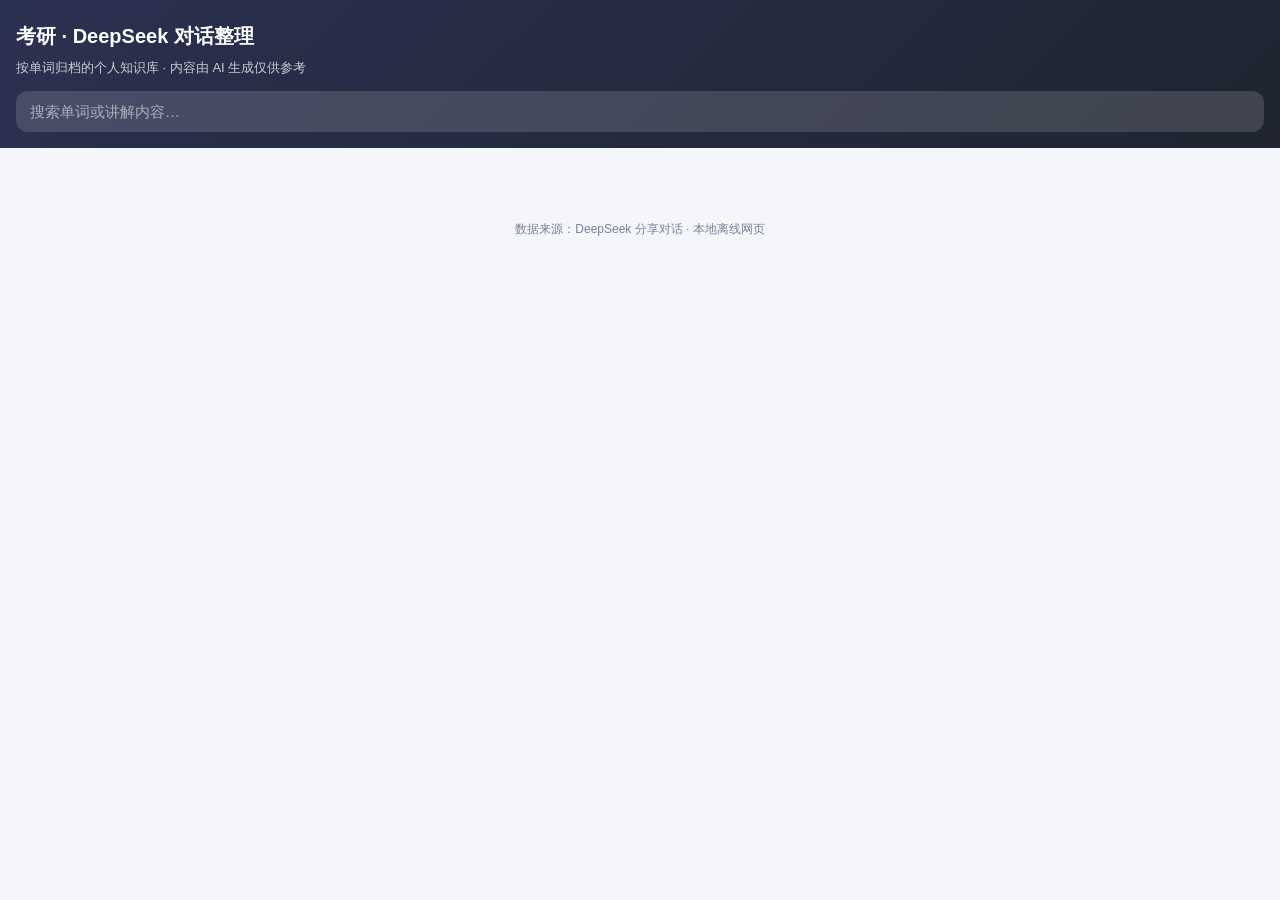
<file: 考研英语一/知识库/template.html>
<!DOCTYPE html>
<html lang="zh-CN">
<head>
<meta charset="UTF-8">
<meta name="viewport" content="width=device-width, initial-scale=1, viewport-fit=cover">
<meta name="theme-color" content="#1f2430">
<title>考研 · DeepSeek 对话整理</title>
<style>
  :root{
    --bg:#f5f6fa; --card:#fff; --ink:#1f2430; --sub:#7a8194;
    --brand:#4f6ef7; --line:#e8eaf0; --user:#eef1fb; --ai:#f7f8fd;
    --radius:16px;
  }
  *{box-sizing:border-box;-webkit-tap-highlight-color:transparent}
  html,body{margin:0;padding:0}
  body{
    background:var(--bg); color:var(--ink);
    font-family:-apple-system,BlinkMacSystemFont,"Segoe UI","PingFang SC","Microsoft YaHei",sans-serif;
    line-height:1.6;
  }
  header{
    background:linear-gradient(135deg,#2b3150,#1f2430);
    color:#fff; padding:20px 16px 16px;
  }
  header h1{margin:0; font-size:20px; font-weight:800}
  header p{margin:6px 0 0; font-size:13px; opacity:.75}
  header input{
    margin-top:12px; width:100%; border:none; border-radius:12px;
    padding:12px 14px; font-size:15px; background:rgba(255,255,255,.14); color:#fff;
    outline:none;
  }
  header input::placeholder{color:rgba(255,255,255,.55)}
  main{padding:16px; max-width:860px; margin:0 auto}
  .chips{display:flex; flex-wrap:wrap; gap:8px; margin:4px 0 16px}
  .chip{
    border:none; background:var(--card); border:1px solid var(--line); color:var(--sub);
    padding:7px 14px; border-radius:999px; font-size:13px; cursor:pointer;
  }
  .chip.on{background:var(--brand); color:#fff; border-color:var(--brand)}
  .subject{
    background:var(--card); border:1px solid var(--line); border-radius:var(--radius);
    padding:16px; margin-bottom:16px; box-shadow:0 1px 3px rgba(20,24,40,.04);
  }
  .subject h2{margin:0 0 4px; font-size:17px}
  .subject .meta{color:var(--sub); font-size:13px; margin-bottom:6px}
  .entry{margin-top:14px; padding-top:12px; border-top:1px dashed var(--line)}
  .entry:first-of-type{border-top:none; margin-top:0; padding-top:0}
  .entry .word{font-size:20px; font-weight:800; display:flex; align-items:baseline; gap:10px; flex-wrap:wrap}
  .entry .word .cnt{font-size:12px; color:var(--sub); font-weight:400}
  details{
    border:1px solid var(--line); border-radius:14px; margin-top:10px;
    background:#fff; overflow:hidden;
  }
  details summary{
    cursor:pointer; padding:12px 14px; list-style:none; font-size:14.5px; font-weight:600;
    display:flex; align-items:center; gap:10px;
  }
  details summary::-webkit-details-marker{display:none}
  details summary .q{flex:1; min-width:0; overflow:hidden; text-overflow:ellipsis; white-space:nowrap}
  details summary .arrow{color:var(--sub); transition:transform .2s}
  details[open] summary .arrow{transform:rotate(90deg)}
  details .body{padding:0 14px 14px}
  .msg{display:flex; gap:10px; margin-top:12px}
  .msg .avatar{
    width:28px; height:28px; border-radius:9px; flex:none;
    display:flex; align-items:center; justify-content:center; font-size:14px; color:#fff;
  }
  .msg.user .avatar{background:var(--brand)}
  .msg.ai .avatar{background:#5a647e}
  .msg .bubble{
    flex:1; border-radius:12px; padding:10px 13px; font-size:14.5px; min-width:0;
    overflow-wrap:break-word; word-break:break-word;
  }
  .msg.user .bubble{background:var(--user)}
  .msg.ai .bubble{background:var(--ai)}
  .msg .bubble p{margin:0 0 8px}
  .msg .bubble p:last-child{margin-bottom:0}
  .msg .bubble hr{border:none; border-top:1px dashed var(--line); margin:10px 0}
  .msg .bubble strong{color:#2b3150}
  .msg .bubble code{
    background:#e8ebf5; border-radius:5px; padding:1px 5px; font-size:13px;
    font-family:Consolas,Menlo,monospace;
  }
  .msg .bubble table{border-collapse:collapse; width:100%; margin:8px 0; font-size:13px}
  .msg .bubble th,.msg .bubble td{border:1px solid var(--line); padding:6px 8px; text-align:left; vertical-align:top}
  .msg .bubble th{background:#eef1fb}
  .msg .bubble ul,.msg .bubble ol{margin:6px 0; padding-left:22px}
  .msg .bubble blockquote{
    margin:8px 0; padding:6px 12px; border-left:3px solid var(--brand);
    background:#f0f3fd; border-radius:6px; color:#3a4160;
  }
  .empty{color:var(--sub); text-align:center; padding:40px 0}
  footer{
    text-align:center; color:var(--sub); font-size:12px; padding:20px 12px 40px;
  }
</style>
</head>
<body>
<header>
  <h1>考研 · DeepSeek 对话整理</h1>
  <p>按单词归档的个人知识库 · 内容由 AI 生成仅供参考</p>
  <input id="search" type="search" placeholder="搜索单词或讲解内容…" oninput="applyFilter()">
</header>

<main>
  <div class="chips" id="subjectChips"></div>
  <div id="content"></div>
  <div class="empty" id="empty" style="display:none">没有匹配的内容，换个关键词试试</div>
</main>

<footer>数据来源：DeepSeek 分享对话 · 本地离线网页</footer>

<script>
const DATA = __DATA__;

let curSubject = "all";
let curEntry = null;

function esc(s){
  return String(s).replace(/&/g,"&amp;").replace(/</g,"&lt;").replace(/>/g,"&gt;");
}
function inline(t){
  t = esc(t);
  t = t.replace(/`([^`]+)`/g, "<code>$1</code>");
  t = t.replace(/\*\*([^*]+)\*\*/g, "<strong>$1</strong>");
  t = t.replace(/(^|[^*])\*([^*\n]+)\*/g, "$1<em>$2</em>");
  return t;
}
function tableHtml(rows){
  var split = function(r){ return r.replace(/^\||\|$/g,"").split("|").map(function(c){return c.trim();}); };
  var head = split(rows[0]);
  var h = "<table><thead><tr>" + head.map(function(x){return "<th>"+inline(x)+"</th>";}).join("") + "</tr></thead><tbody>";
  for(var j=2; j<rows.length; j++){
    var cells = split(rows[j]);
    h += "<tr>" + cells.map(function(c){return "<td>"+inline(c)+"</td>";}).join("") + "</tr>";
  }
  return h + "</tbody></table>";
}
function md(t){
  var lines = t.split(/\r?\n/);
  var html = "", i = 0;
  while(i < lines.length){
    var line = lines[i];
    if(/^\s*$/.test(line)){ i++; continue; }
    if(/^---+$/.test(line.trim())){ html += "<hr>"; i++; continue; }
    if(line.trim().charAt(0) === "|"){
      var rows = [];
      while(i < lines.length && lines[i].trim().charAt(0) === "|"){ rows.push(lines[i].trim()); i++; }
      html += tableHtml(rows);
      continue;
    }
    if(/^\s*[-*]\s+/.test(line)){
      var ul = [];
      while(i < lines.length && /^\s*[-*]\s+/.test(lines[i])){ ul.push(lines[i].replace(/^\s*[-*]\s+/,"")); i++; }
      html += "<ul>" + ul.map(function(x){ return "<li>"+inline(x)+"</li>"; }).join("") + "</ul>";
      continue;
    }
    if(/^\s*\d+[.、)]\s+/.test(line)){
      var ol = [];
      while(i < lines.length && /^\s*\d+[.、)]\s+/.test(lines[i])){ ol.push(lines[i].replace(/^\s*\d+[.、)]\s+/,"")); i++; }
      html += "<ol>" + ol.map(function(x){ return "<li>"+inline(x)+"</li>"; }).join("") + "</ol>";
      continue;
    }
    if(line.trim().charAt(0) === ">"){
      var q = [];
      while(i < lines.length && lines[i].trim().charAt(0) === ">"){ q.push(lines[i].trim().replace(/^>\s?/,"")); i++; }
      html += "<blockquote>" + md(q.join("\n")) + "</blockquote>";
      continue;
    }
    var para = [line]; i++;
    while(i < lines.length && lines[i].trim() !== "" &&
      lines[i].trim().charAt(0) !== "|" &&
      !/^\s*[-*]\s+/.test(lines[i]) &&
      !/^\s*\d+[.、)]\s+/.test(lines[i]) &&
      !/^---+$/.test(lines[i].trim())){
      para.push(lines[i]); i++;
    }
    html += "<p>" + para.map(inline).join("<br>") + "</p>";
  }
  return html;
}

function bubble(role, text){
  var cls = (role === "USER") ? "user" : "ai";
  var face = (role === "USER") ? "你" : "AI";
  return '<div class="msg ' + cls + '"><div class="avatar">' + face + '</div><div class="bubble">' + md(text) + '</div></div>';
}

function render(){
  var chips = '<button class="chip' + (curSubject==="all" && !curEntry ? " on" : "") + '" onclick="setAll()">全部</button>';
  DATA.subjects.forEach(function(s){
    chips += '<button class="chip' + (curSubject===s.name && !curEntry ? " on" : "") + '" onclick="setSubject(\'' + s.name + '\')">' + esc(s.name) + '</button>';
  });
  DATA.subjects.forEach(function(s){
    s.entries.forEach(function(e){
      chips += '<button class="chip' + (curEntry===e.key ? " on" : "") + '" onclick="setEntry(\'' + e.key + '\')">' + esc(e.label) + '</button>';
    });
  });
  document.getElementById("subjectChips").innerHTML = chips;

  var kw = (document.getElementById("search").value || "").trim().toLowerCase();
  var html = "";
  DATA.subjects.forEach(function(s){
    if(curSubject !== "all" && curSubject !== s.name) return;
    var eh = "";
    s.entries.forEach(function(e){
      if(curEntry && curEntry !== e.key) return;
      var cards = "";
      e.cards.forEach(function(c){
        var text = (c.q + " " + c.a.join(" ")).toLowerCase();
        if(kw && text.indexOf(kw) < 0) return;
        var body = bubble("USER", c.q);
        c.a.forEach(function(a){ body += bubble("AI", a); });
        cards += '<details><summary><span class="q">' + inline(c.q) + '</span><span class="arrow">▶</span></summary><div class="body">' + body + '</div></details>';
      });
      if(!cards) return;
      eh += '<div class="entry"><div class="word">' + esc(e.label) + ' <span class="cnt">' + e.cards.length + ' 条讲解</span></div>' + cards + '</div>';
    });
    if(!eh) return;
    html += '<div class="subject"><h2>' + esc(s.name) + '</h2><div class="meta">共 ' + s.entries.length + ' 个词条</div>' + eh + '</div>';
  });
  document.getElementById("content").innerHTML = html || "";
  document.getElementById("empty").style.display = (!html && kw) ? "block" : "none";
}
function setAll(){ curSubject = "all"; curEntry = null; render(); }
function setSubject(n){ curSubject = n; curEntry = null; render(); }
function setEntry(k){ curEntry = (curEntry === k) ? null : k; render(); }
function applyFilter(){ curEntry = null; render(); }
render();
</script>
</body>
</html>
</file>
<file: 考研数学一/函数图像学习/style.css>
* { box-sizing: border-box; margin: 0; padding: 0; }

:root {
  --bg: #f3f5fa;
  --card: #ffffff;
  --card2: #f7f9fc;
  --text: #1d2433;
  --muted: #5c6679;
  --line: #e4e8f1;
  --grid: #e9edf4;
  --axis: #97a0b3;
  --primary: #2563eb;
  --inv: #ea580c;
  --accent: #0e9f6e;
  --odd: #7c3aed;
  --chip-bg: #eef2ff;
  --chip-line: #c7d2fe;
  --warn: #92400e;
  --warn-bg: #fffbeb;
  --warn-line: #fde68a;
  --danger: #b91c1c;
  --danger-bg: #fef2f2;
  --danger-line: #fecaca;
  --ok: #065f46;
  --ok-bg: #ecfdf5;
  --ok-line: #a7f3d0;
  --shadow: 0 1px 2px rgba(15,23,42,.06), 0 10px 30px rgba(15,23,42,.07);
  --radius: 14px;
  --font: -apple-system, BlinkMacSystemFont, "PingFang SC", "Hiragino Sans GB", "Microsoft YaHei", "Segoe UI", sans-serif;
  --mono: "SF Mono", ui-monospace, Menlo, Consolas, monospace;
}

html.dark {
  --bg: #0e1420;
  --card: #171f2e;
  --card2: #1b2434;
  --text: #e8ecf5;
  --muted: #9aa6bc;
  --line: #29324a;
  --grid: #212a3d;
  --axis: #4e5a73;
  --primary: #60a5fa;
  --inv: #fb923c;
  --accent: #34d399;
  --odd: #a78bfa;
  --chip-bg: #1d2c4d;
  --chip-line: #3b5ba8;
  --warn: #fcd34d;
  --warn-bg: #2a2413;
  --warn-line: #6b5414;
  --danger: #fca5a5;
  --danger-bg: #2c1618;
  --danger-line: #7f1d1d;
  --ok: #6ee7b7;
  --ok-bg: #0d241d;
  --ok-line: #0e5c46;
  --shadow: 0 1px 2px rgba(0,0,0,.3), 0 10px 30px rgba(0,0,0,.35);
}

html { scroll-behavior: smooth; }
body { background: var(--bg); color: var(--text); font-family: var(--font); line-height: 1.6; }

.topbar { background: linear-gradient(135deg, #1e3a8a, #2563eb); color: #fff; }
html.dark .topbar { background: linear-gradient(135deg, #0f1d3d, #1d3a8a); }
.topbar-inner { max-width: 1200px; margin: 0 auto; padding: 26px 24px 22px; display: flex; justify-content: space-between; align-items: center; gap: 16px; flex-wrap: wrap; }
.brand h1 { font-size: 28px; letter-spacing: 1px; }
.subtitle { opacity: .85; font-size: 14px; margin-top: 4px; }

.btn { border: 1px solid var(--line); background: var(--card); color: var(--text); border-radius: 999px; padding: 6px 14px; font-size: 13px; cursor: pointer; transition: all .15s; }
.btn:hover { border-color: var(--primary); color: var(--primary); }
.btn.ghost { background: rgba(255,255,255,.14); border-color: rgba(255,255,255,.35); color: #fff; }
.btn.ghost:hover { background: rgba(255,255,255,.25); }
.btn.toggle.on { background: var(--chip-bg); border-color: var(--chip-line); color: var(--primary); }
.btn.playing { background: var(--accent); color: #fff; border-color: var(--accent); }

.tabs { position: sticky; top: 0; z-index: 50; background: var(--bg); border-bottom: 1px solid var(--line); padding: 10px 24px; display: flex; gap: 8px; overflow-x: auto; }
.tab { border: 1px solid transparent; background: transparent; color: var(--muted); padding: 8px 18px; border-radius: 999px; cursor: pointer; font-size: 15px; white-space: nowrap; }
.tab:hover { color: var(--text); background: var(--card); }
.tab.active { background: var(--card); color: var(--primary); border-color: var(--line); box-shadow: var(--shadow); font-weight: 600; }

.intro { max-width: 1200px; margin: 26px auto 10px; padding: 0 24px; }
.intro h2 { font-size: 20px; margin-bottom: 14px; }
.intro-cols { display: grid; grid-template-columns: repeat(auto-fit, minmax(220px, 1fr)); gap: 14px; }
.intro-item { background: var(--card); border: 1px solid var(--line); border-radius: var(--radius); padding: 16px; box-shadow: var(--shadow); }
.intro-item h3 { font-size: 15px; margin-bottom: 6px; color: var(--primary); }
.intro-item p { font-size: 13.5px; color: var(--muted); }
.hint { margin-top: 14px; font-size: 13.5px; color: var(--muted); background: var(--card); border: 1px dashed var(--line); border-radius: 10px; padding: 12px 16px; }

#cards, #summary { max-width: 1200px; margin: 0 auto; padding: 8px 24px 60px; }
#cards { display: flex; flex-direction: column; gap: 30px; }
#cards[hidden] { display: none; }
#summary { display: block; }
#summary[hidden] { display: none; }

.card { background: var(--card); border: 1px solid var(--line); border-radius: var(--radius); box-shadow: var(--shadow); overflow: hidden; scroll-margin-top: 70px; }
.card[hidden] { display: none; }
.card-head { display: flex; justify-content: space-between; align-items: flex-start; gap: 12px; padding: 18px 22px 14px; border-bottom: 1px solid var(--line); background: var(--card2); }
.card-head h3 { font-size: 19px; display: flex; align-items: baseline; gap: 10px; flex-wrap: wrap; }
.card-head .en { font-size: 12.5px; color: var(--muted); font-weight: 400; }
.formula { font-family: var(--mono); color: var(--primary); font-size: 15px; margin-top: 4px; }
.tagline { font-size: 13px; color: var(--muted); margin-top: 4px; }
.stage-tag { font-size: 12px; background: var(--chip-bg); color: var(--primary); border: 1px solid var(--chip-line); padding: 3px 10px; border-radius: 999px; white-space: nowrap; }

.card-body { display: grid; grid-template-columns: 1.25fr 1fr; gap: 18px; padding: 18px 22px; }
.plot-wrap { position: relative; min-width: 0; }
.plot-toolbar { display: flex; gap: 8px; flex-wrap: wrap; margin-bottom: 8px; }
.plot-toolbar .btn { font-size: 12.5px; padding: 5px 11px; }
.plot-hint { font-size: 11.5px; color: var(--muted); align-self: center; }
canvas { display: block; width: 100%; height: 400px; background: var(--card2); border: 1px solid var(--line); border-radius: 10px; touch-action: none; cursor: crosshair; }

.legend { position: absolute; left: 12px; bottom: 12px; background: rgba(255,255,255,.88); border: 1px solid var(--line); border-radius: 8px; padding: 6px 10px; font-size: 12px; display: flex; flex-direction: column; gap: 3px; box-shadow: var(--shadow); pointer-events: none; z-index: 4; }
html.dark .legend { background: rgba(20,28,44,.92); }
.legend-row { display: flex; align-items: center; gap: 6px; }
.legend-dot { width: 9px; height: 9px; border-radius: 50%; flex: none; }

.tooltip { position: absolute; background: var(--card); border: 1px solid var(--line); box-shadow: var(--shadow); border-radius: 8px; padding: 8px 11px; font-size: 12.5px; line-height: 1.55; pointer-events: none; z-index: 6; max-width: 240px; }
.tooltip b { color: var(--primary); }
.tooltip .t-orange { color: var(--inv); }

.pin-editor { position: absolute; right: 12px; top: 46px; width: 230px; background: var(--card); border: 1px solid var(--line); box-shadow: var(--shadow); border-radius: 10px; padding: 10px 12px; z-index: 8; }
.pin-editor .pin-pos { font-size: 12px; color: var(--primary); margin-bottom: 6px; }
.pin-editor textarea { width: 100%; height: 64px; resize: vertical; border: 1px solid var(--line); border-radius: 8px; padding: 6px 8px; font-size: 12.5px; background: var(--card2); color: var(--text); font-family: var(--font); }
.pin-editor .pin-btns { display: flex; gap: 6px; margin-top: 8px; flex-wrap: wrap; }
.pin-editor .btn { font-size: 12px; padding: 4px 10px; }

.btn.danger { color: var(--danger); border-color: var(--danger-line); background: var(--danger-bg); }
.btn.danger:hover { background: var(--danger); color: #fff; border-color: var(--danger); }
.btn.mini { font-size: 11px; padding: 2px 8px; }

.info { display: flex; flex-direction: column; gap: 14px; min-width: 0; }
.sliders { display: flex; flex-direction: column; gap: 8px; background: var(--card2); border: 1px solid var(--line); border-radius: 10px; padding: 12px 14px; }
.slider-row { display: grid; grid-template-columns: 88px 1fr 58px; align-items: center; gap: 10px; }
.slider-row label { font-size: 13px; color: var(--muted); }
.slider-row input[type=range] { width: 100%; accent-color: var(--primary); }
.slider-row select { width: 100%; padding: 5px 8px; border-radius: 8px; border: 1px solid var(--line); background: var(--card); color: var(--text); font-size: 13px; }
.slider-row .val { font-family: var(--mono); font-size: 12.5px; text-align: right; color: var(--text); }

.props { background: var(--card2); border: 1px solid var(--line); border-radius: 10px; padding: 14px 16px; }
.props h4 { font-size: 14.5px; margin-bottom: 10px; color: var(--primary); }
.props dl { display: grid; grid-template-columns: 86px 1fr; gap: 5px 12px; }
.props dt { font-size: 12.5px; color: var(--muted); }
.props dd { font-size: 13px; margin: 0; }
.note { background: var(--ok-bg); border: 1px solid var(--ok-line); color: var(--text); border-radius: 10px; padding: 12px 16px; font-size: 13px; }
.note table { width: 100%; border-collapse: collapse; margin-top: 8px; font-size: 12.5px; color: var(--text); background: var(--card); border-radius: 8px; overflow: hidden; }
.note th, .note td { border: 1px solid var(--line); padding: 6px 8px; text-align: left; }
.note th { background: var(--card2); color: var(--muted); font-weight: 600; }

.exam { padding: 16px 22px 20px; border-top: 1px solid var(--line); }
.exam h4 { font-size: 15px; margin-bottom: 12px; }
.exam-grid { display: grid; grid-template-columns: repeat(auto-fit, minmax(240px, 1fr)); gap: 14px; }
.exam-col { border-radius: 10px; padding: 12px 14px; }
.exam-col h5 { font-size: 13px; margin-bottom: 8px; }
.exam-col ul { padding-left: 18px; display: flex; flex-direction: column; gap: 5px; }
.exam-col li { font-size: 13px; }
.exam-col.points { background: var(--chip-bg); border: 1px solid var(--chip-line); }
.exam-col.points h5 { color: var(--primary); }
.exam-col.pitfalls { background: var(--warn-bg); border: 1px solid var(--warn-line); }
.exam-col.pitfalls h5 { color: var(--warn); }
.exam-col.examples { background: var(--ok-bg); border: 1px solid var(--ok-line); }
.exam-col.examples h5 { color: var(--ok); }
.exam-col ul { padding-left: 0; }
.exam-col li { list-style: none; }
.exam-detail { font-size: 13px; }
.exam-detail summary { cursor: pointer; padding: 3px 0; color: var(--text); }
.exam-detail summary:hover { color: var(--primary); }
.exam-detail p { font-size: 12.5px; color: var(--muted); margin: 4px 0 8px; padding: 8px 10px; background: var(--card); border-left: 3px solid var(--primary); border-radius: 0 8px 8px 0; line-height: 1.7; }
.exam-detail p.ans { border-left-color: var(--ok); }

.card-notes { padding: 16px 22px 20px; border-top: 1px solid var(--line); background: var(--card2); }
.card-notes h4 { font-size: 15px; margin-bottom: 10px; }
.note-input { display: flex; gap: 8px; align-items: flex-start; }
.note-input textarea { flex: 1; min-height: 52px; resize: vertical; border: 1px solid var(--line); border-radius: 8px; padding: 7px 10px; font-size: 13px; background: var(--card); color: var(--text); font-family: var(--font); }
.note-input .btn { flex: none; }
.note-list { list-style: none; margin-top: 10px; display: flex; flex-direction: column; gap: 8px; }
.note-list .note-empty { color: var(--muted); font-size: 12.5px; }
.note-item { display: flex; align-items: center; gap: 10px; background: var(--card); border: 1px solid var(--line); border-radius: 8px; padding: 7px 10px; font-size: 13px; }
.note-item .note-text { flex: 1; word-break: break-word; }
.note-item .note-time { color: var(--muted); font-size: 11px; white-space: nowrap; }

.sum-block { margin-bottom: 34px; }
.sum-block h2 { font-size: 19px; margin: 8px 0 12px; }
.sum-block p.desc { color: var(--muted); font-size: 13.5px; margin-bottom: 12px; }
.table-wrap { overflow-x: auto; border: 1px solid var(--line); border-radius: 12px; background: var(--card); }
table.sum-table { width: 100%; border-collapse: collapse; font-size: 12.5px; min-width: 780px; }
.sum-table th, .sum-table td { border-bottom: 1px solid var(--line); padding: 8px 10px; text-align: left; vertical-align: top; }
.sum-table th { background: var(--card2); color: var(--muted); font-weight: 600; white-space: nowrap; }
.sum-table tr:last-child td { border-bottom: none; }
.sum-table tr.stage-row td { background: var(--card2); font-weight: 700; color: var(--primary); }
.sum-table td a { color: var(--primary); text-decoration: none; }
.sum-table td a:hover { text-decoration: underline; }
.sm-formula { font-family: var(--mono); color: var(--muted); font-size: 11.5px; margin-top: 2px; }
.eq-table td { font-family: var(--mono); }

footer { text-align: center; color: var(--muted); font-size: 12.5px; padding: 26px 20px 40px; border-top: 1px solid var(--line); }

@media (max-width: 900px) {
  .card-body { grid-template-columns: 1fr; }
  canvas { height: 320px; }
  .props dl { grid-template-columns: 72px 1fr; }
}
@media (max-width: 520px) {
  .slider-row { grid-template-columns: 68px 1fr 52px; }
  .topbar-inner { padding: 18px 16px; }
  .tabs { padding: 8px 12px; }
  #cards, #summary, .intro { padding-left: 14px; padding-right: 14px; }
}
</file>
